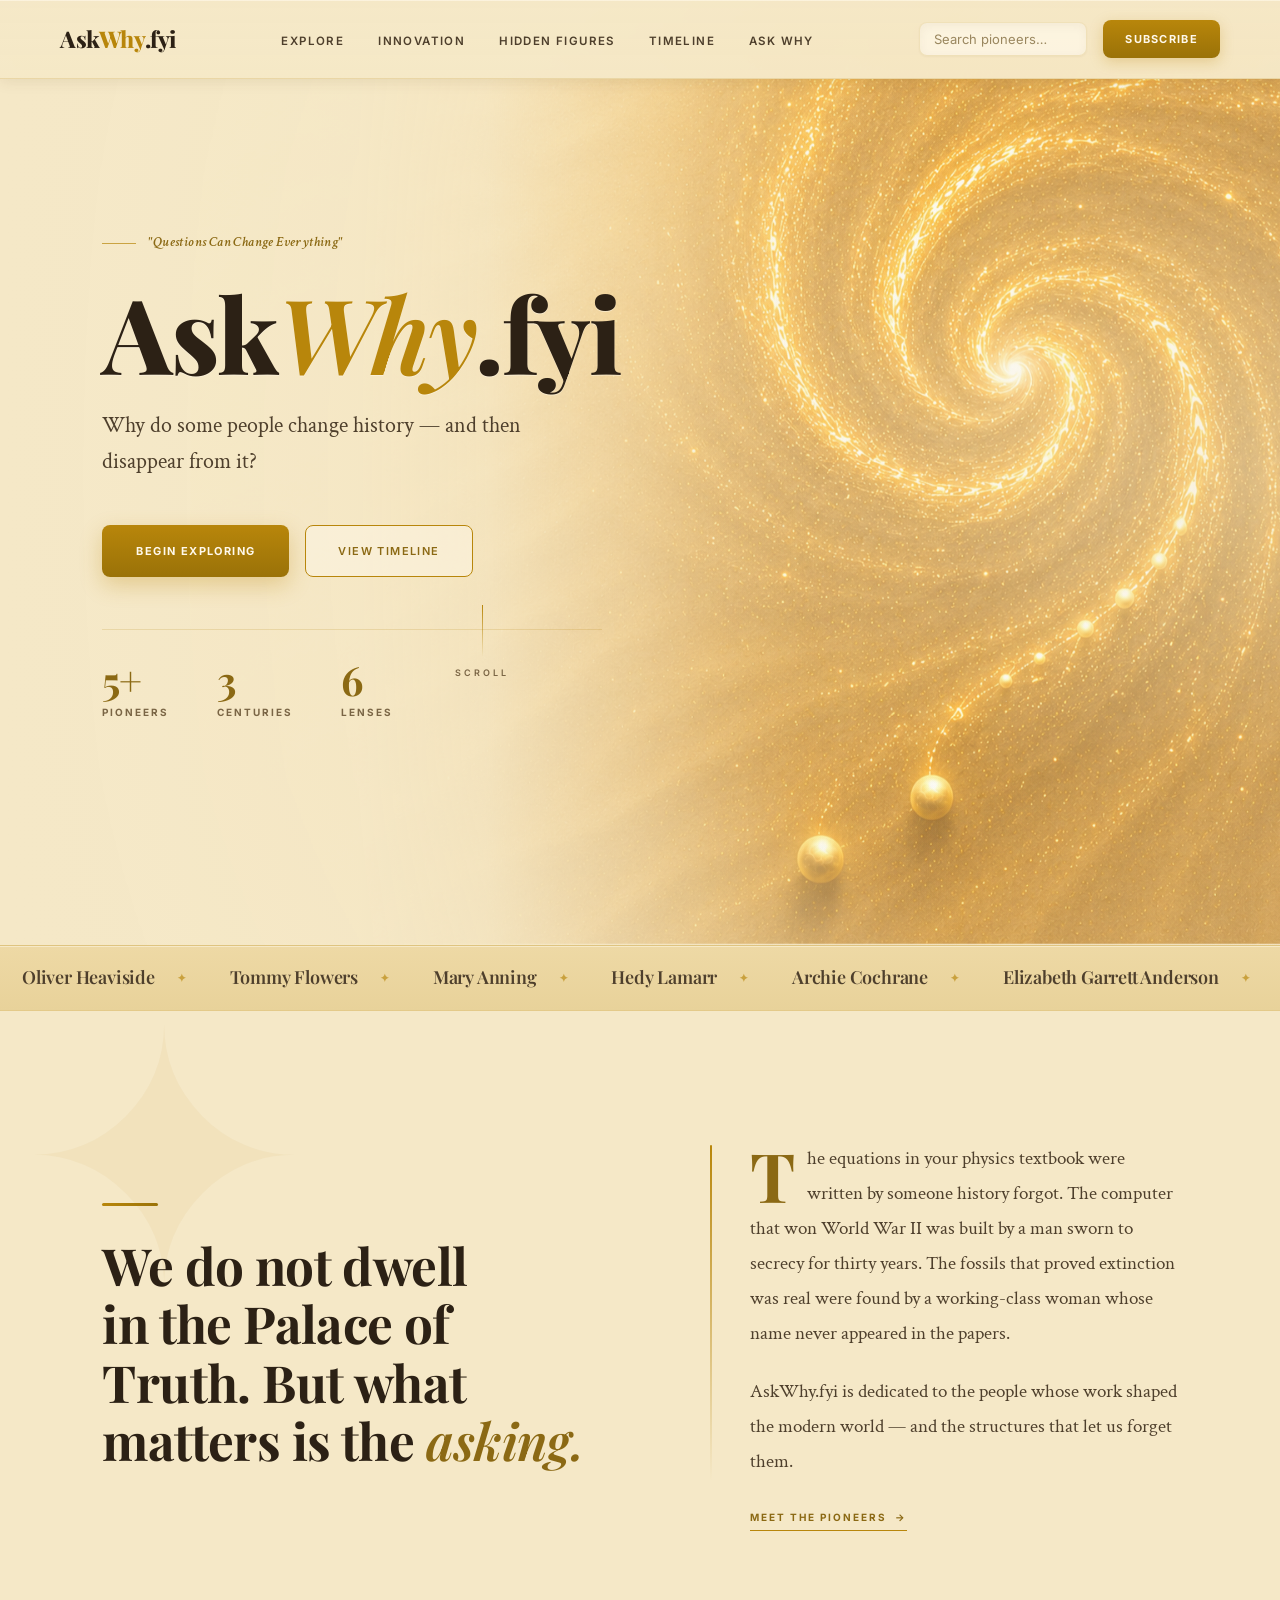
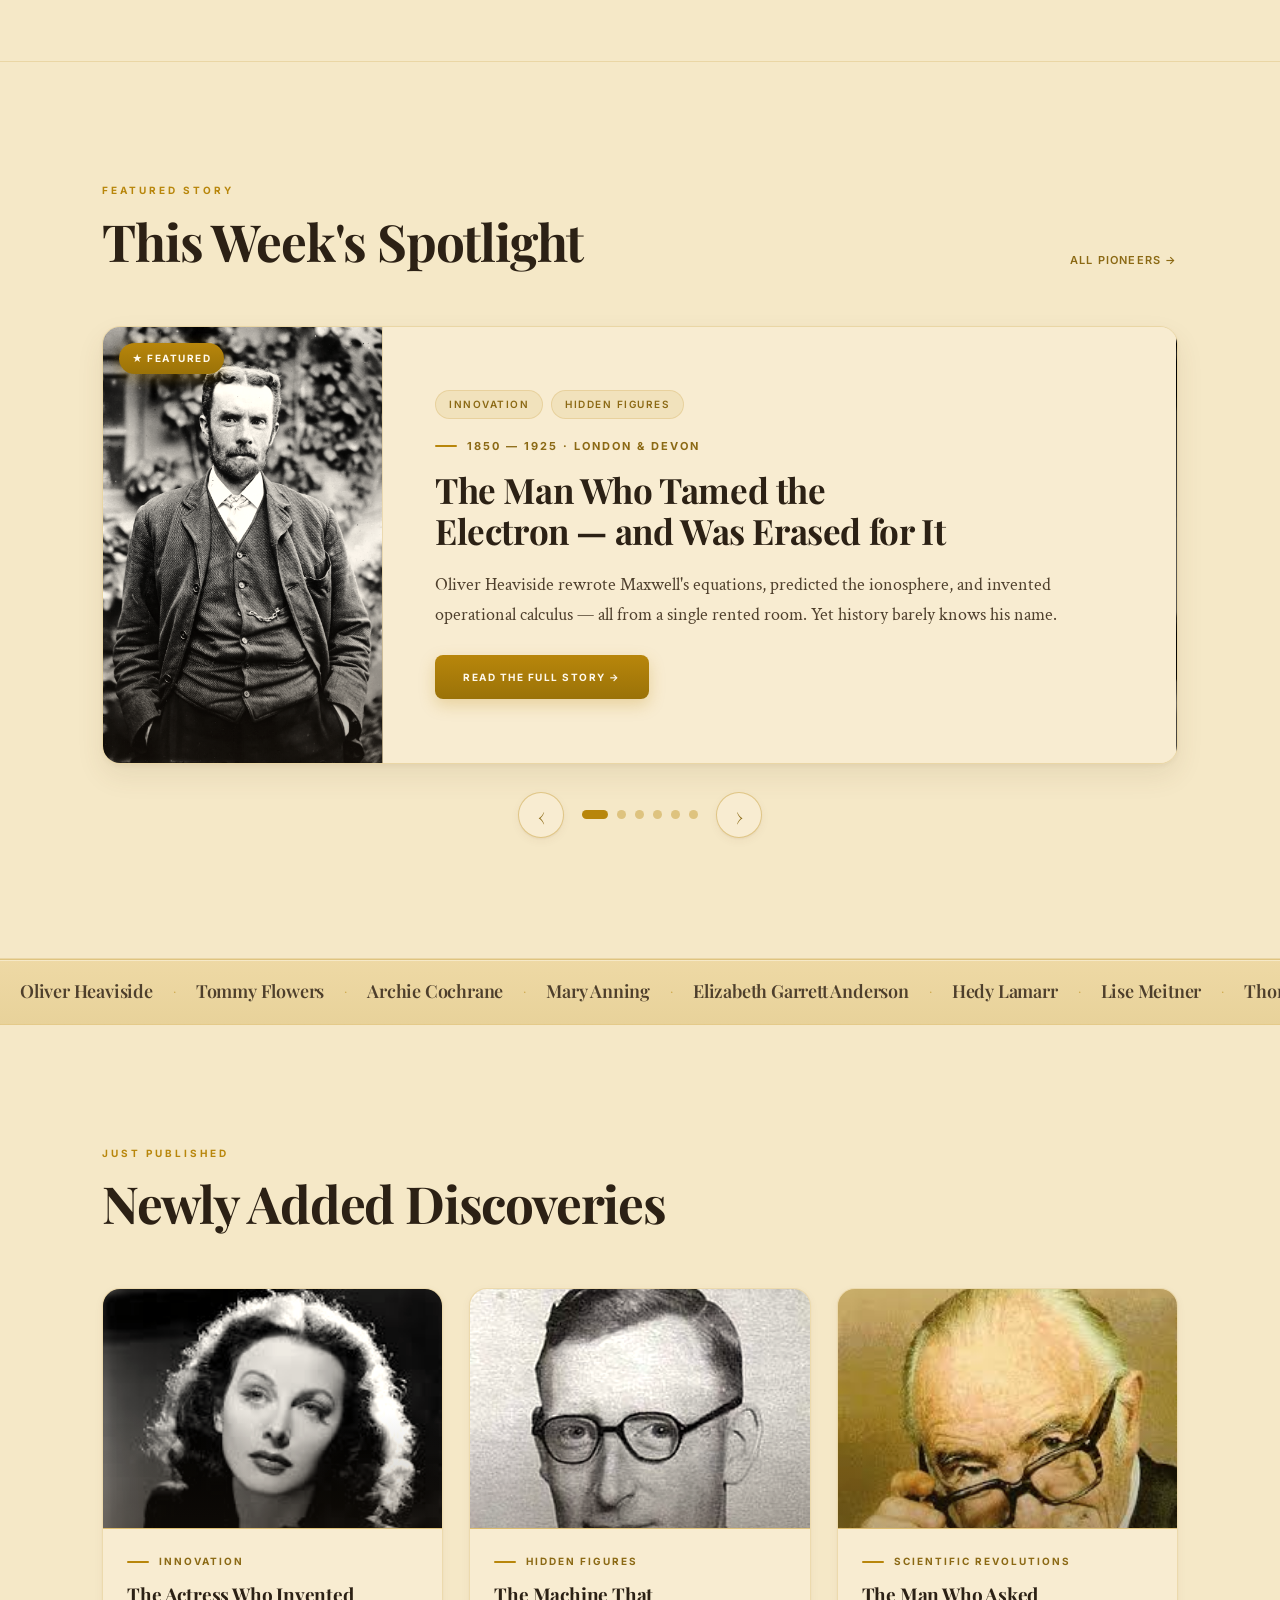
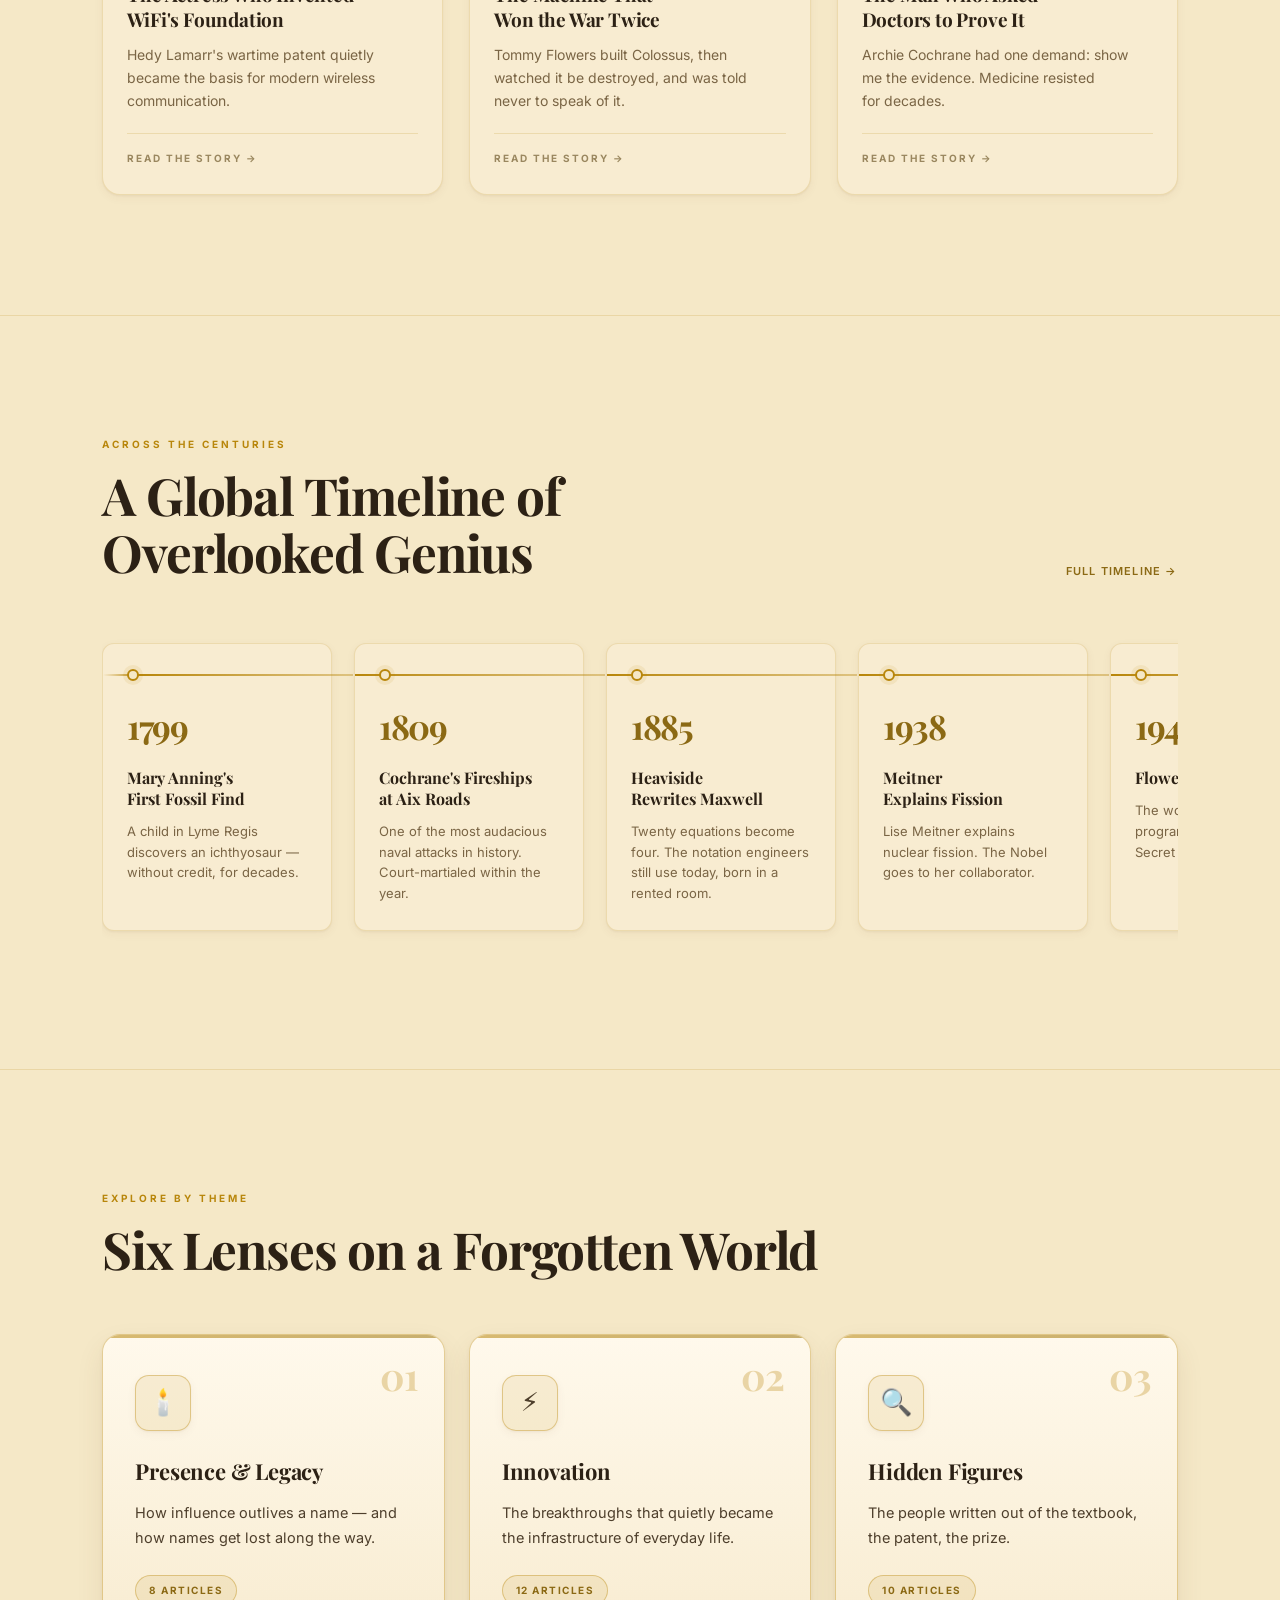
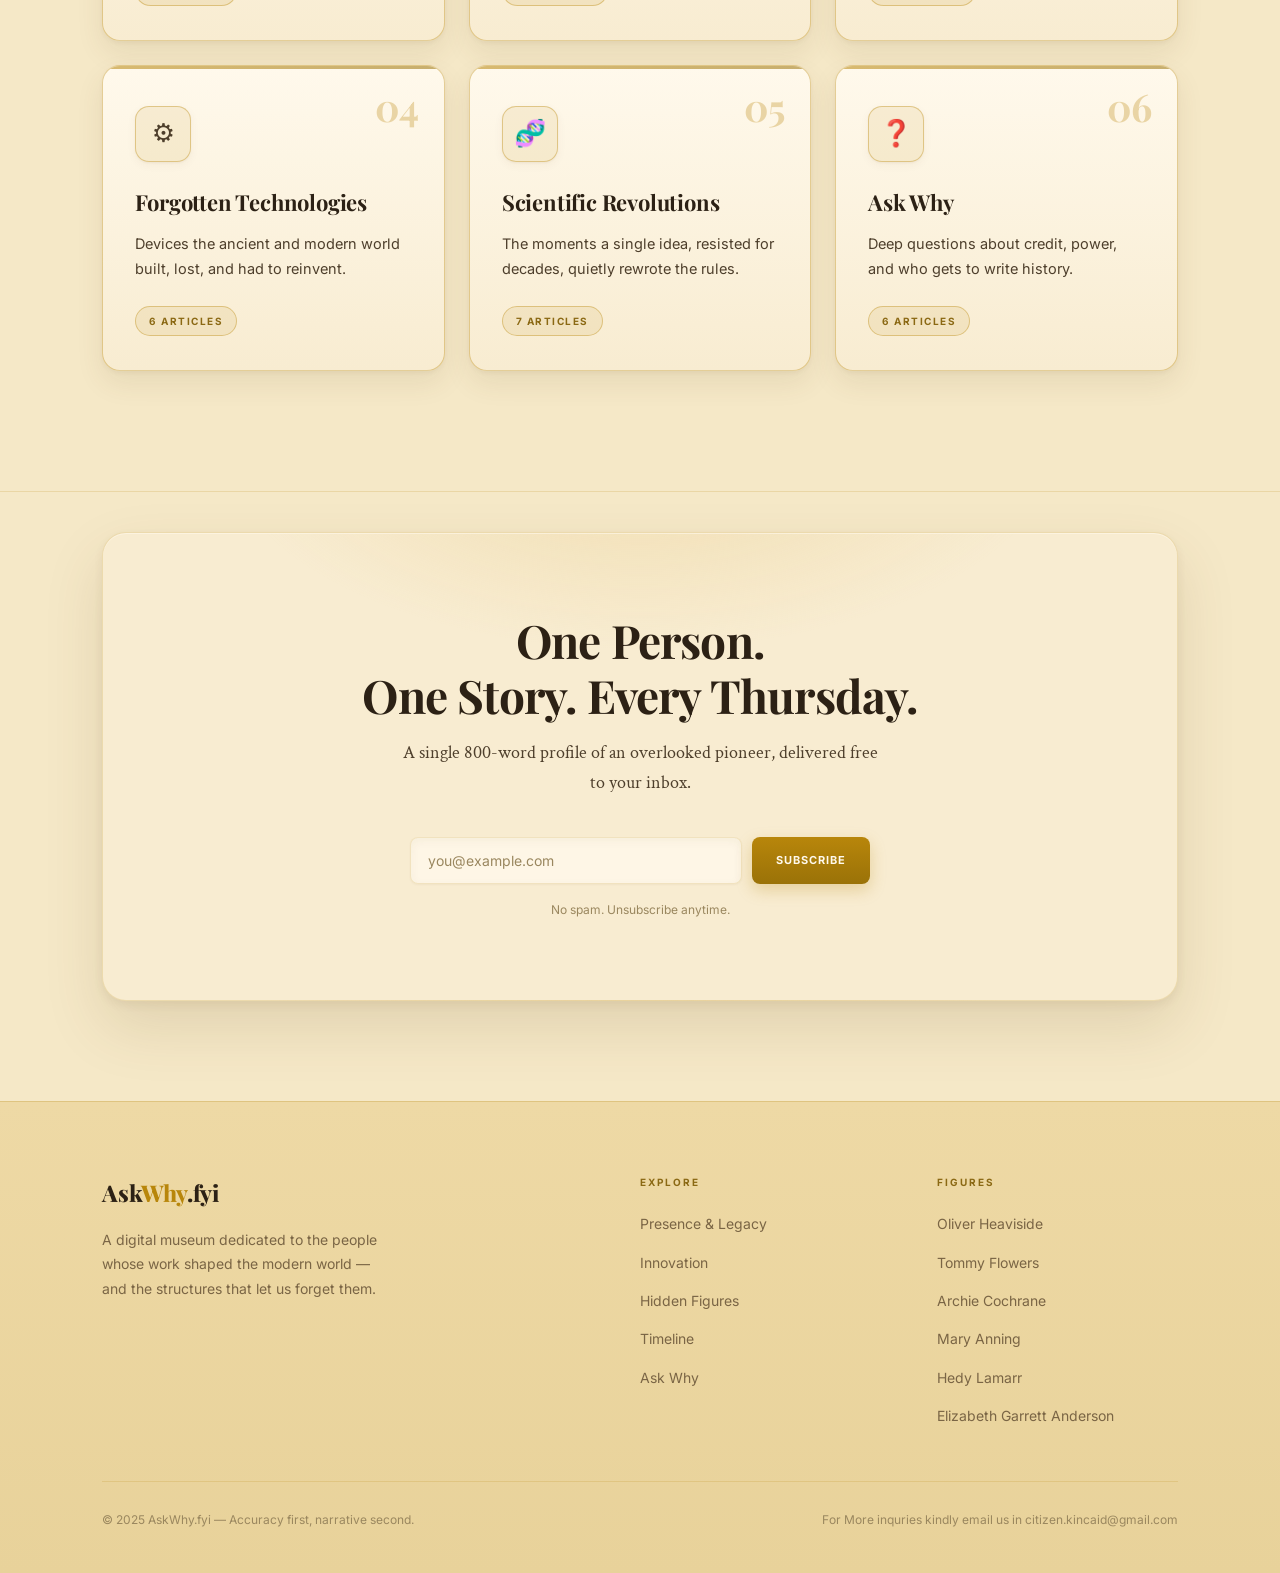
<file: index.html>
<!DOCTYPE html>
<html lang="en">
<head>
  <meta charset="UTF-8" />
  <meta name="viewport" content="width=device-width, initial-scale=1.0" />
  <title>AskWhy.fyi</title>
  <link rel="stylesheet" href="style.css" />
  <style>
    /* ───────────────────────────────────────────
       index-page structural overrides + polish
       NOTE: no background-colour changes anywhere —
       only layout, focus, motion and accent tweaks.
    ─────────────────────────────────────────── */

    #heroCanvas {
      position: absolute;
      inset: 0;
      pointer-events: none;
      z-index: 0;
    }
    .hero-left {
      position: relative;
      flex: 1;
      max-width: 760px;
    }
    .hero-content { position: relative; z-index: 2; max-width: 720px; }

    /* Anchor jumps (e.g. #newsletter) clear the fixed navbar */
    html { scroll-padding-top: 92px; }
    #newsletter { scroll-margin-top: 92px; }

    /* Accessibility: visible keyboard focus */
    a:focus-visible,
    button:focus-visible,
    input:focus-visible {
      outline: 2px solid var(--gold);
      outline-offset: 3px;
      border-radius: 6px;
    }

    /* Gentle hero entrance (respects reduced-motion) */
    @media (prefers-reduced-motion: no-preference) {
      .hero-eyebrow { animation: heroRise .7s ease both; }
      .hero h1      { animation: heroRise .7s ease .06s both; }
      .hero-sub     { animation: heroRise .7s ease .14s both; }
      .hero-buttons { animation: heroRise .7s ease .22s both; }
      .hero-stats   { animation: heroRise .7s ease .30s both; }
      @keyframes heroRise {
        from { opacity: 0; transform: translateY(16px); }
        to   { opacity: 1; transform: none; }
      }
    }

    /* Balanced hero stats */
    .hero-stats { gap: 48px; }

    /* Lens cards: gold accent line that draws in on hover/focus */
    .lens-card { position: relative; }
    .lens-card::after {
      content: '';
      position: absolute;
      left: 32px; right: 32px; bottom: 0;
      height: 2px;
      background: linear-gradient(90deg, var(--gold), transparent);
      transform: scaleX(0);
      transform-origin: left;
      transition: transform .35s ease;
    }
    .lens-card:hover::after,
    .lens-card:focus-visible::after { transform: scaleX(1); }

    /* Spotlight responds to keyboard focus the same as hover */
    .spotlight:focus-visible {
      transform: translateY(-4px);
      box-shadow: var(--shadow-xl);
      border-color: var(--gold-border-strong);
    }

    /* Optical balance for headlines */
    .section-title,
    .intro-statement { text-wrap: balance; }
  </style>
</head>
<body>

  <div class="landscape-nudge" id="landscapeNudge">
    <div class="landscape-nudge-icon">📱</div>
    <h2 class="landscape-nudge-title">Better in Landscape</h2>
    <p class="landscape-nudge-sub">Rotate your device for the full museum experience.</p>
    <button class="landscape-nudge-skip" id="nudgeSkip">Continue anyway</button>
  </div>

  <!-- ── Navigation ── -->
  <nav class="navbar">
    <a href="index.html" class="logo">Ask<span>Why</span>.fyi</a>
    <ul class="nav-links">
      <li><a href="hidden-figures.html">Explore</a></li>
      <li><a href="innovation.html">Innovation</a></li>
      <li><a href="hidden-figures.html">Hidden Figures</a></li>
      <li><a href="timeline.html">Timeline</a></li>
      <li><a href="ask-why.html">Ask Why</a></li>
    </ul>
    <div class="nav-right">
      <input class="nav-search" type="text" placeholder="Search pioneers…" aria-label="Search pioneers" />
      <a href="#newsletter" class="subscribe-btn">Subscribe</a>
    </div>
  </nav>

  <!-- ── Hero — split: text left / image right ── -->
  <section class="hero">

    <!-- Galaxy layer: drifts slowly, pauses when the cursor rests on it.
         Shooting stars = "questions streaking across history's sky". -->
    <div class="hero-galaxy" aria-hidden="true">
      <span class="shooting-star"></span>
      <span class="shooting-star star-2"></span>
    </div>

    <!-- Left: content -->
    <div class="hero-left">
      <canvas id="heroCanvas" aria-hidden="true"></canvas>

      <div class="hero-content">
        <div class="hero-eyebrow">"Questions Can Change Everything"</div>
        <h1>Ask<em>Why</em>.fyi</h1>
        <p class="hero-sub">Why do some people change history — and then disappear from it?</p>
        <div class="hero-buttons">
          <a href="hidden-figures.html" class="btn-primary">Begin Exploring</a>
          <a href="timeline.html" class="btn-secondary">View Timeline</a>
        </div>
      </div>

      <div class="hero-scroll" aria-hidden="true">
        <div class="scroll-line"></div>
        <span class="scroll-label">Scroll</span>
      </div>

      <div class="hero-stats">
        <div class="hero-stat">
          <span class="hero-stat-num">5+</span>
          <span class="hero-stat-label">Pioneers</span>
        </div>
        <div class="hero-stat">
          <span class="hero-stat-num">3</span>
          <span class="hero-stat-label">Centuries</span>
        </div>
        <div class="hero-stat">
          <span class="hero-stat-num">6</span>
          <span class="hero-stat-label">Lenses</span>
        </div>
      </div>
    </div>

    <!-- Right: background galaxy is painted by the .hero CSS background -->

  </section>

  <!-- ── Ticker ── -->
  <div class="ticker" aria-hidden="true">
    <div class="ticker-inner">
      <span class="ticker-item">Oliver Heaviside <span class="ticker-sep">✦</span></span>
      <span class="ticker-item">Tommy Flowers <span class="ticker-sep">✦</span></span>
      <span class="ticker-item">Mary Anning <span class="ticker-sep">✦</span></span>
      <span class="ticker-item">Hedy Lamarr <span class="ticker-sep">✦</span></span>
      <span class="ticker-item">Archie Cochrane <span class="ticker-sep">✦</span></span>
      <span class="ticker-item">Elizabeth Garrett Anderson <span class="ticker-sep">✦</span></span>
      <span class="ticker-item">Lise Meitner <span class="ticker-sep">✦</span></span>
      <span class="ticker-item">Forgotten Genius <span class="ticker-sep">✦</span></span>
      <span class="ticker-item">Oliver Heaviside <span class="ticker-sep">✦</span></span>
      <span class="ticker-item">Tommy Flowers <span class="ticker-sep">✦</span></span>
      <span class="ticker-item">Mary Anning <span class="ticker-sep">✦</span></span>
      <span class="ticker-item">Hedy Lamarr <span class="ticker-sep">✦</span></span>
      <span class="ticker-item">Archie Cochrane <span class="ticker-sep">✦</span></span>
      <span class="ticker-item">Elizabeth Garrett Anderson <span class="ticker-sep">✦</span></span>
      <span class="ticker-item">Lise Meitner <span class="ticker-sep">✦</span></span>
      <span class="ticker-item">Forgotten Genius <span class="ticker-sep">✦</span></span>
    </div>
  </div>

  <!-- ── Intro Statement ── -->
  <section class="intro-section">
    <h2 class="intro-statement">We do not dwell in the Palace of Truth. But what matters is the<em> asking.</em></h2>
    <div class="intro-body">
      <p>The equations in your physics textbook were written by someone history forgot. The computer that won World War II was built by a man sworn to secrecy for thirty years. The fossils that proved extinction was real were found by a working-class woman whose name never appeared in the papers.</p>
      <p>AskWhy.fyi is dedicated to the people whose work shaped the modern world — and the structures that let us forget them.</p>
      <a href="hidden-figures.html">Meet the pioneers <span class="arrow">→</span></a>
    </div>
  </section>

  <!-- ── Spotlight ── -->
  <section class="spotlight-section">
    <div class="section-header">
      <div>
        <p class="section-eyebrow">Featured Story</p>
        <h2 class="section-title">This Week's Spotlight</h2>
      </div>
      <a href="hidden-figures.html" class="see-all">All Pioneers →</a>
    </div>

    <div class="spotlight-carousel" aria-roledescription="carousel" aria-label="Featured pioneers">
      <div class="spotlight-viewport">
        <div class="spotlight-track">

          <!-- 1 · Heaviside -->
          <div class="spotlight" data-href="heaviside.html" aria-label="Oliver Heaviside">
            <div class="spotlight-portrait">
              <img src="images/heaviside.jpg" alt="Portrait of Oliver Heaviside" loading="lazy" />
            </div>
            <div class="spotlight-body">
              <div class="spotlight-tags">
                <span class="tag-pill">Innovation</span>
                <span class="tag-pill">Hidden Figures</span>
              </div>
              <p class="spotlight-dates">1850 — 1925 · London &amp; Devon</p>
              <h3 class="spotlight-title">The Man Who Tamed the Electron — and Was Erased for It</h3>
              <p class="spotlight-text">Oliver Heaviside rewrote Maxwell's equations, predicted the ionosphere, and invented operational calculus — all from a single rented room. Yet history barely knows his name.</p>
              <a href="heaviside.html" class="btn-read">Read the Full Story →</a>
            </div>
          </div>

          <!-- 2 · Hedy Lamarr -->
          <div class="spotlight" data-href="hedy-lamarr.html" aria-label="Hedy Lamarr">
            <div class="spotlight-portrait">
              <img src="images/hedy.jpg" alt="Portrait of Hedy Lamarr" loading="lazy" />
            </div>
            <div class="spotlight-body">
              <div class="spotlight-tags">
                <span class="tag-pill">Innovation</span>
                <span class="tag-pill">Hidden Figures</span>
              </div>
              <p class="spotlight-dates">1914 — 2000 · Vienna &amp; Hollywood</p>
              <h3 class="spotlight-title">The Movie Star Who Drafted the Blueprint for Wireless</h3>
              <p class="spotlight-text">A Hollywood icon by night and an inventor by instinct, Hedy Lamarr co-patented frequency hopping in 1942 — the seed of Wi-Fi, Bluetooth and GPS. The world credited her only decades later.</p>
              <a href="hedy-lamarr.html" class="btn-read">Read the Full Story →</a>
            </div>
          </div>

          <!-- 3 · Tommy Flowers -->
          <div class="spotlight" data-href="flowers.html" aria-label="Tommy Flowers">
            <div class="spotlight-portrait">
              <img src="images/Tommy_Flowers.jpg" alt="Portrait of Tommy Flowers" loading="lazy" />
            </div>
            <div class="spotlight-body">
              <div class="spotlight-tags">
                <span class="tag-pill">Innovation</span>
                <span class="tag-pill">Hidden Figures</span>
              </div>
              <p class="spotlight-dates">1905 — 1998 · London</p>
              <h3 class="spotlight-title">The Engineer Who Built the First Computer — in Secret</h3>
              <p class="spotlight-text">Tommy Flowers built Colossus, the world's first programmable electronic computer, to break German ciphers. The machines were dismantled and the work sealed for thirty years, so others were called "first."</p>
              <a href="flowers.html" class="btn-read">Read the Full Story →</a>
            </div>
          </div>

          <!-- 4 · Archie Cochrane -->
          <div class="spotlight" data-href="cochrane.html" aria-label="Archie Cochrane">
            <div class="spotlight-portrait">
              <img src="images/Cochrane.jpg" alt="Portrait of Archie Cochrane" loading="lazy" />
            </div>
            <div class="spotlight-body">
              <div class="spotlight-tags">
                <span class="tag-pill">Scientific Revolutions</span>
                <span class="tag-pill">Ask Why</span>
              </div>
              <p class="spotlight-dates">1909 — 1988 · Scotland &amp; Wales</p>
              <h3 class="spotlight-title">The Doctor Who Asked Medicine to Prove It</h3>
              <p class="spotlight-text">Archie Cochrane put one radical question to medicine: where is your evidence? His insistence on randomised trials reshaped how the world decides what actually works — after decades of resistance.</p>
              <a href="cochrane.html" class="btn-read">Read the Full Story →</a>
            </div>
          </div>

          <!-- 5 · Mary Anning -->
          <div class="spotlight" data-href="mary-anning.html" aria-label="Mary Anning">
            <div class="spotlight-portrait">
              <img src="images/Marry.jpg" alt="Portrait of Mary Anning" loading="lazy" />
            </div>
            <div class="spotlight-body">
              <div class="spotlight-tags">
                <span class="tag-pill">Hidden Figures</span>
                <span class="tag-pill">Scientific Revolutions</span>
              </div>
              <p class="spotlight-dates">1799 — 1847 · Lyme Regis</p>
              <h3 class="spotlight-title">The Fossil Hunter Who Proved Extinction Was Real</h3>
              <p class="spotlight-text">Mary Anning unearthed the creatures that rewrote the history of life from the cliffs of Lyme Regis. Barred from the scientific societies of her day, she watched men publish her finds under their own names.</p>
              <a href="mary-anning.html" class="btn-read">Read the Full Story →</a>
            </div>
          </div>

          <!-- 6 · Elizabeth Garrett Anderson -->
          <div class="spotlight" data-href="elizabeth-garrett-anderson.html" aria-label="Elizabeth Garrett Anderson">
            <div class="spotlight-portrait">
              <img src="images/elizabeth.jpg" alt="Portrait of Elizabeth Garrett Anderson" loading="lazy" />
            </div>
            <div class="spotlight-body">
              <div class="spotlight-tags">
                <span class="tag-pill">Presence &amp; Legacy</span>
                <span class="tag-pill">Hidden Figures</span>
              </div>
              <p class="spotlight-dates">1836 — 1917 · London &amp; Aldeburgh</p>
              <h3 class="spotlight-title">The Woman Who Forced Medicine to Admit Her</h3>
              <p class="spotlight-text">Elizabeth Garrett Anderson fought her way into a profession that refused women, becoming Britain's first qualified female physician — then opened the door for everyone who followed.</p>
              <a href="elizabeth-garrett-anderson.html" class="btn-read">Read the Full Story →</a>
            </div>
          </div>

        </div>
      </div>

      <div class="spotlight-nav">
        <button class="spot-btn spot-prev" type="button" aria-label="Previous highlight">‹</button>
        <div class="spot-dots" role="tablist" aria-label="Choose a highlight"></div>
        <button class="spot-btn spot-next" type="button" aria-label="Next highlight">›</button>
      </div>
    </div>
  </section>

  <!-- ── Marquee ── -->
  <div class="marquee-section">
    <div class="marquee-track" id="marqueeTrack">
      <div class="marquee-inner" id="marqueeInner">
        <span class="marquee-item"><a href="heaviside.html">Oliver Heaviside</a></span>
        <span class="marquee-sep">·</span>
        <span class="marquee-item"><a href="flowers.html">Tommy Flowers</a></span>
        <span class="marquee-sep">·</span>
        <span class="marquee-item"><a href="cochrane.html">Archie Cochrane</a></span>
        <span class="marquee-sep">·</span>
        <span class="marquee-item"><a href="mary-anning.html">Mary Anning</a></span>
        <span class="marquee-sep">·</span>
        <span class="marquee-item"><a href="elizabeth-garrett-anderson.html">Elizabeth Garrett Anderson</a></span>
        <span class="marquee-sep">·</span>
        <span class="marquee-item"><a href="hedy-lamarr.html">Hedy Lamarr</a></span>
        <span class="marquee-sep">·</span>
        <span class="marquee-item"><a href="timeline.html">Lise Meitner</a></span>
        <span class="marquee-sep">·</span>
        <span class="marquee-item"><a href="timeline.html">Thomas Cochrane</a></span>
        <span class="marquee-sep">·</span>
        <span class="marquee-item"><a href="heaviside.html">Oliver Heaviside</a></span>
        <span class="marquee-sep">·</span>
        <span class="marquee-item"><a href="flowers.html">Tommy Flowers</a></span>
        <span class="marquee-sep">·</span>
        <span class="marquee-item"><a href="cochrane.html">Archie Cochrane</a></span>
        <span class="marquee-sep">·</span>
        <span class="marquee-item"><a href="mary-anning.html">Mary Anning</a></span>
        <span class="marquee-sep">·</span>
        <span class="marquee-item"><a href="elizabeth-garrett-anderson.html">Elizabeth Garrett Anderson</a></span>
        <span class="marquee-sep">·</span>
        <span class="marquee-item"><a href="hedy-lamarr.html">Hedy Lamarr</a></span>
        <span class="marquee-sep">·</span>
        <span class="marquee-item"><a href="timeline.html">Lise Meitner</a></span>
        <span class="marquee-sep">·</span>
        <span class="marquee-item"><a href="timeline.html">Thomas Cochrane</a></span>
        <span class="marquee-sep">·</span>
      </div>
    </div>
  </div>

  <!-- ── Newly Added ── -->
  <section class="cards-section">
    <div class="section-header">
      <div>
        <p class="section-eyebrow">Just Published</p>
        <h2 class="section-title">Newly Added Discoveries</h2>
      </div>
    </div>
    <div class="cards-grid">
      <a href="hedy-lamarr.html" class="card">
        <div class="card-thumb">
          <img src="images/hedy.jpg" alt="Portrait of Hedy Lamarr" loading="lazy">
        </div>
        <div class="card-body">
          <p class="card-tag">Innovation</p>
          <h3 class="card-title">The Actress Who Invented WiFi's Foundation</h3>
          <p class="card-excerpt">Hedy Lamarr's wartime patent quietly became the basis for modern wireless communication.</p>
        </div>
      </a>
      <a href="flowers.html" class="card">
    <div class="card-thumb">
        <img src="images/Tommy_Flowers.jpg"
             alt="Tommy Flowers"
             loading="lazy">
    </div>
        <div class="card-body">
          <p class="card-tag">Hidden Figures</p>
          <h3 class="card-title">The Machine That Won the War Twice</h3>
          <p class="card-excerpt">Tommy Flowers built Colossus, then watched it be destroyed, and was told never to speak of it.</p>
        </div>
      </a>
      <a href="cochrane.html" class="card">
    <div class="card-thumb">
        <img src="images/Cochrane.jpg"
             alt="Archie Cochrane"
             loading="lazy">
    </div>
        <div class="card-body">
          <p class="card-tag">Scientific Revolutions</p>
          <h3 class="card-title">The Man Who Asked Doctors to Prove It</h3>
          <p class="card-excerpt">Archie Cochrane had one demand: show me the evidence. Medicine resisted for decades.</p>
        </div>
      </a>
    </div>
  </section>

  <!-- ── Timeline Strip ── -->
  <section class="timeline-section">
    <div class="section-header">
      <div>
        <p class="section-eyebrow">Across the Centuries</p>
        <h2 class="section-title">A Global Timeline of<br>Overlooked Genius</h2>
      </div>
      <a href="timeline.html" class="see-all">Full Timeline →</a>
    </div>
    <div class="timeline-strip">
      <a href="mary-anning.html" class="timeline-card">
        <div class="timeline-year">1799</div>
        <div class="timeline-card-title">Mary Anning's First Fossil Find</div>
        <p class="timeline-card-text">A child in Lyme Regis discovers an ichthyosaur — without credit, for decades.</p>
      </a>
      <div class="timeline-card">
        <div class="timeline-year">1809</div>
        <div class="timeline-card-title">Cochrane's Fireships at Aix Roads</div>
        <p class="timeline-card-text">One of the most audacious naval attacks in history. Court-martialed within the year.</p>
      </div>
      <a href="heaviside.html" class="timeline-card">
        <div class="timeline-year">1885</div>
        <div class="timeline-card-title">Heaviside Rewrites Maxwell</div>
        <p class="timeline-card-text">Twenty equations become four. The notation engineers still use today, born in a rented room.</p>
      </a>
      <div class="timeline-card">
        <div class="timeline-year">1938</div>
        <div class="timeline-card-title">Meitner Explains Fission</div>
        <p class="timeline-card-text">Lise Meitner explains nuclear fission. The Nobel goes to her collaborator.</p>
      </div>
      <a href="flowers.html" class="timeline-card">
        <div class="timeline-year">1943</div>
        <div class="timeline-card-title">Flowers Builds Colossus</div>
        <p class="timeline-card-text">The world's first programmable computer. Secret for 30 years.</p>
      </a>
      <a href="cochrane.html" class="timeline-card">
        <div class="timeline-year">1972</div>
        <div class="timeline-card-title">Cochrane Founds EBM</div>
        <p class="timeline-card-text">Archie Cochrane demands proof. The medical establishment is not pleased.</p>
      </a>
    </div>
  </section>

  <!-- ── Six Lenses ── -->
  <section class="lenses-section">
    <div class="section-header">
      <div>
        <p class="section-eyebrow">Explore by Theme</p>
        <h2 class="section-title">Six Lenses on a Forgotten World</h2>
      </div>
    </div>
    <div class="lenses-grid">
      <a href="hidden-figures.html" class="lens-card" data-num="01">
        <span class="lens-num">01</span>
        <span class="lens-icon" aria-hidden="true">🕯️</span>
        <h3 class="lens-title">Presence &amp; Legacy</h3>
        <p class="lens-desc">How influence outlives a name — and how names get lost along the way.</p>
        <span class="lens-count">8 Articles</span>
      </a>
      <a href="innovation.html" class="lens-card" data-num="02">
        <span class="lens-num">02</span>
        <span class="lens-icon" aria-hidden="true">⚡</span>
        <h3 class="lens-title">Innovation</h3>
        <p class="lens-desc">The breakthroughs that quietly became the infrastructure of everyday life.</p>
        <span class="lens-count">12 Articles</span>
      </a>
      <a href="hidden-figures.html" class="lens-card" data-num="03">
        <span class="lens-num">03</span>
        <span class="lens-icon" aria-hidden="true">🔍</span>
        <h3 class="lens-title">Hidden Figures</h3>
        <p class="lens-desc">The people written out of the textbook, the patent, the prize.</p>
        <span class="lens-count">10 Articles</span>
      </a>
      <a href="timeline.html" class="lens-card" data-num="04">
        <span class="lens-num">04</span>
        <span class="lens-icon" aria-hidden="true">⚙️</span>
        <h3 class="lens-title">Forgotten Technologies</h3>
        <p class="lens-desc">Devices the ancient and modern world built, lost, and had to reinvent.</p>
        <span class="lens-count">6 Articles</span>
      </a>
      <a href="ask-why.html" class="lens-card" data-num="05">
        <span class="lens-num">05</span>
        <span class="lens-icon" aria-hidden="true">🧬</span>
        <h3 class="lens-title">Scientific Revolutions</h3>
        <p class="lens-desc">The moments a single idea, resisted for decades, quietly rewrote the rules.</p>
        <span class="lens-count">7 Articles</span>
      </a>
      <a href="ask-why.html" class="lens-card" data-num="06">
        <span class="lens-num">06</span>
        <span class="lens-icon" aria-hidden="true">❓</span>
        <h3 class="lens-title">Ask Why</h3>
        <p class="lens-desc">Deep questions about credit, power, and who gets to write history.</p>
        <span class="lens-count">6 Articles</span>
      </a>
    </div>
  </section>

  <!-- ── Newsletter ── -->
  <section class="newsletter-section" id="newsletter">
    <div class="newsletter">
      <h2 class="newsletter-title">One Person.<br>One Story. Every Thursday.</h2>
      <p class="newsletter-sub">A single 800-word profile of an overlooked pioneer, delivered free to your inbox.</p>
      <form class="newsletter-form" onsubmit="return false;">
        <input class="newsletter-input" type="email" placeholder="you@example.com" aria-label="Email address" />
        <button class="newsletter-btn" type="submit">Subscribe</button>
      </form>
      <p class="newsletter-fine">No spam. Unsubscribe anytime.</p>
    </div>
  </section>

  <!-- ── Footer ── -->
  <footer>
    <div class="footer-grid">
      <div class="footer-brand">
        <a href="index.html" class="logo">Ask<span>Why</span>.fyi</a>
        <p class="footer-desc">A digital museum dedicated to the people whose work shaped the modern world — and the structures that let us forget them.</p>
      </div>
      <div>
        <h4 class="footer-col-title">Explore</h4>
        <ul class="footer-links">
          <li><a href="hidden-figures.html">Presence &amp; Legacy</a></li>
          <li><a href="innovation.html">Innovation</a></li>
          <li><a href="hidden-figures.html">Hidden Figures</a></li>
          <li><a href="timeline.html">Timeline</a></li>
          <li><a href="ask-why.html">Ask Why</a></li>
        </ul>
      </div>
      <div>
        <h4 class="footer-col-title">Figures</h4>
        <ul class="footer-links">
          <li><a href="heaviside.html">Oliver Heaviside</a></li>
          <li><a href="flowers.html">Tommy Flowers</a></li>
          <li><a href="cochrane.html">Archie Cochrane</a></li>
          <li><a href="mary-anning.html">Mary Anning</a></li>
          <li><a href="hedy-lamarr.html">Hedy Lamarr</a></li>
          <li><a href="elizabeth-garrett-anderson.html">Elizabeth Garrett Anderson</a></li>
        </ul>
      </div>
    </div>
    <div class="footer-bottom">
      <span>© 2025 AskWhy.fyi — Accuracy first, narrative second.</span>
      <span>For More inquries kindly email us in citizen.kincaid@gmail.com</span>
    </div>
  </footer>

  <script src="script.js"></script>
  <script>
    /* ── Hero gold-particle field (sized to the hero's left column) ── */
    const canvas = document.getElementById('heroCanvas');
    const ctx = canvas.getContext('2d');
    let particles = [];
    let t = 0;

    // Same gold as before — colours are unchanged.
    const STAR = '140,100,30';
    const reduceMotion = window.matchMedia('(prefers-reduced-motion: reduce)').matches;

    // Cursor tracking (canvas has pointer-events:none, so we read from window
    // and translate into canvas-local coordinates).
    const pointer = { x: -9999, y: -9999, active: false };
    const RADIUS = 130;           // how close the cursor's pull/lines reach

    function resize() {
      const left = canvas.parentElement;
      canvas.width  = left.offsetWidth;
      canvas.height = left.offsetHeight;
    }

    function init() {
      particles = [];
      const count = Math.floor((canvas.width * canvas.height) / 20000);
      for (let i = 0; i < count; i++) {
        particles.push({
          x: Math.random() * canvas.width,
          y: Math.random() * canvas.height,
          r: Math.random() * 1.4 + 0.3,
          alpha: Math.random() * 0.28 + 0.06,
          vx: (Math.random() - 0.5) * 0.2,
          vy: (Math.random() - 0.5) * 0.2,
          tw: Math.random() * Math.PI * 2,        // twinkle phase
        });
      }
    }

    function draw() {
      ctx.clearRect(0, 0, canvas.width, canvas.height);
      t += 0.016;

      // Soft gold glow that follows the cursor — makes the field feel alive.
      if (pointer.active) {
        const glow = ctx.createRadialGradient(pointer.x, pointer.y, 0, pointer.x, pointer.y, RADIUS);
        glow.addColorStop(0, `rgba(${STAR},0.08)`);
        glow.addColorStop(1, `rgba(${STAR},0)`);
        ctx.fillStyle = glow;
        ctx.fillRect(pointer.x - RADIUS, pointer.y - RADIUS, RADIUS * 2, RADIUS * 2);
      }

      particles.forEach(p => {
        // Gentle twinkle on the brightness.
        const tw = reduceMotion ? p.alpha : p.alpha + Math.sin(t * 1.5 + p.tw) * 0.05;

        // Cursor pull — stars near the pointer drift toward it a touch,
        // so the galaxy "moves with" the cursor.
        if (pointer.active && !reduceMotion) {
          const dx = pointer.x - p.x;
          const dy = pointer.y - p.y;
          const dist = Math.hypot(dx, dy);
          if (dist < RADIUS && dist > 0.5) {
            const force = (1 - dist / RADIUS) * 0.6;
            p.x += (dx / dist) * force;
            p.y += (dy / dist) * force;

            // Faint constellation line from the star to the cursor.
            ctx.strokeStyle = `rgba(${STAR},${(1 - dist / RADIUS) * 0.14})`;
            ctx.lineWidth = 0.6;
            ctx.beginPath();
            ctx.moveTo(p.x, p.y);
            ctx.lineTo(pointer.x, pointer.y);
            ctx.stroke();
          }
        }

        ctx.beginPath();
        ctx.arc(p.x, p.y, p.r, 0, Math.PI * 2);
        ctx.fillStyle = `rgba(${STAR},${Math.max(0.04, tw)})`;
        ctx.fill();

        p.x += p.vx; p.y += p.vy;
        if (p.x < 0) p.x = canvas.width;
        if (p.x > canvas.width) p.x = 0;
        if (p.y < 0) p.y = canvas.height;
        if (p.y > canvas.height) p.y = 0;
      });

      requestAnimationFrame(draw);
    }

    function updatePointer(clientX, clientY) {
      const rect = canvas.getBoundingClientRect();
      const x = clientX - rect.left;
      const y = clientY - rect.top;
      if (x >= 0 && x <= rect.width && y >= 0 && y <= rect.height) {
        pointer.x = x; pointer.y = y; pointer.active = true;
      } else {
        pointer.active = false;
      }
    }

    window.addEventListener('mousemove', e => updatePointer(e.clientX, e.clientY));
    window.addEventListener('mouseout', () => { pointer.active = false; });
    // Touch: let the field respond to a finger drag too.
    window.addEventListener('touchmove', e => {
      if (e.touches[0]) updatePointer(e.touches[0].clientX, e.touches[0].clientY);
    }, { passive: true });
    window.addEventListener('touchend', () => { pointer.active = false; });

    resize(); init(); draw();
    window.addEventListener('resize', () => { resize(); init(); });

    /* ── Fade-in for the intro block only ──
       (cards, lenses, timeline and spotlight are handled in script.js,
       so they are intentionally NOT observed again here.) */
    const fadeEls = document.querySelectorAll('.intro-statement, .intro-body');
    const io = new IntersectionObserver(entries => {
      entries.forEach((e, i) => {
        if (e.isIntersecting) {
          setTimeout(() => {
            e.target.style.opacity = '1';
            e.target.style.transform = 'translateY(0)';
          }, i * 55);
          io.unobserve(e.target);
        }
      });
    }, { threshold: 0.08 });

    fadeEls.forEach(el => {
      el.style.opacity = '0';
      el.style.transform = 'translateY(20px)';
      el.style.transition = 'opacity .55s ease, transform .55s ease';
      io.observe(el);
    });

    /* ── Navbar scroll state ── */
    window.addEventListener('scroll', () => {
      document.querySelector('.navbar').classList.toggle('scrolled', window.scrollY > 40);
    });

    /* ── Landscape nudge ── */
    const nudge = document.getElementById('landscapeNudge');
    const skip  = document.getElementById('nudgeSkip');
    let dismissed = sessionStorage.getItem('nudgeDismissed');

    function checkOrientation() {
      if (!dismissed && window.innerWidth < 768 && window.innerHeight > window.innerWidth) {
        nudge.classList.add('active');
      } else {
        nudge.classList.remove('active');
      }
    }
    skip.addEventListener('click', () => {
      dismissed = true;
      sessionStorage.setItem('nudgeDismissed', '1');
      nudge.classList.remove('active');
    });
    window.addEventListener('resize', checkOrientation);
    window.addEventListener('orientationchange', () => setTimeout(checkOrientation, 300));
    setTimeout(checkOrientation, 1000);
  </script>
</body>
</html>
</file>
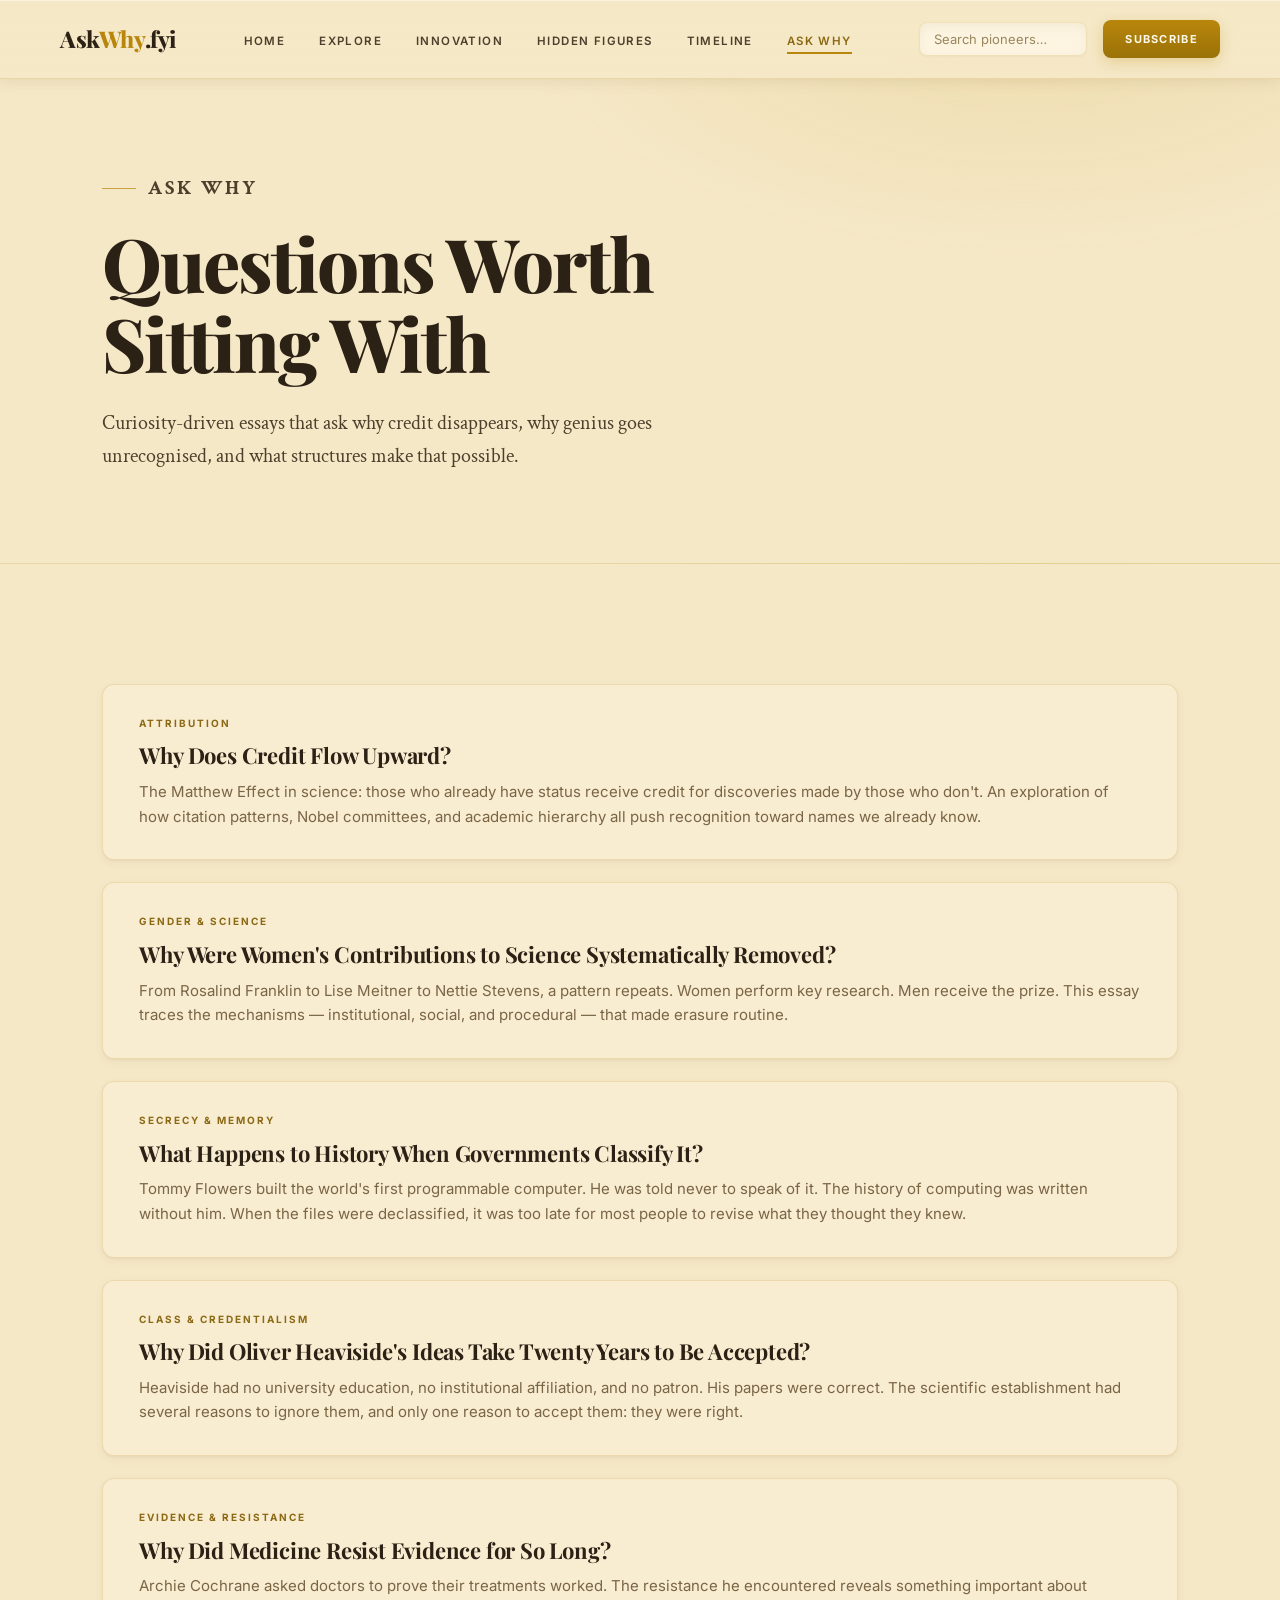
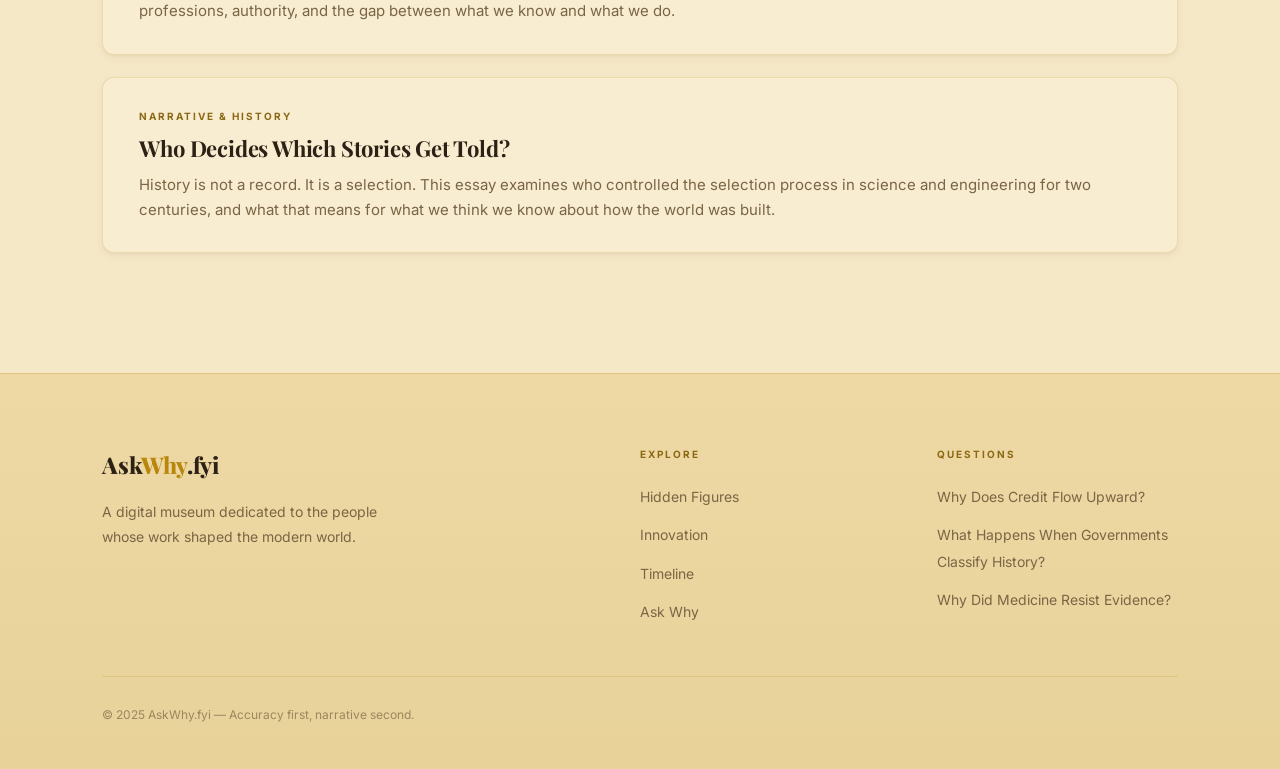
<file: ask-why.html>
<!DOCTYPE html>
<html lang="en">
<head>
  <meta charset="UTF-8" />
  <meta name="viewport" content="width=device-width, initial-scale=1.0" />
  <title>Ask Why — AskWhy.fyi</title>
  <link rel="stylesheet" href="style.css" />
</head>
<body>

  <nav class="navbar">
    <a href="index.html" class="logo">Ask<span>Why</span>.fyi</a>
    <ul class="nav-links">
      <li><a href="index.html">Home</a></li>
      <li><a href="hidden-figures.html">Explore</a></li>
      <li><a href="innovation.html">Innovation</a></li>
      <li><a href="hidden-figures.html">Hidden Figures</a></li>
      <li><a href="timeline.html">Timeline</a></li>
      <li><a href="ask-why.html" class="active">Ask Why</a></li>
    </ul>
    <div class="nav-right">
      <input class="nav-search" type="text" placeholder="Search pioneers…" aria-label="Search pioneers" />
      <a href="index.html#newsletter" class="subscribe-btn">Subscribe</a>
    </div>
  </nav>

  <div class="page-hero">
    <p class="eyebrow">Ask Why</p>
    <h1>Questions Worth<br>Sitting With</h1>
    <p>Curiosity-driven essays that ask why credit disappears, why genius goes unrecognised, and what structures make that possible.</p>
  </div>

  <section class="section">
    <div class="questions-list">

      <a href="#" class="question-item">
        <p class="question-tag">Attribution</p>
        <h3 class="question-text">Why Does Credit Flow Upward?</h3>
        <p class="question-excerpt">The Matthew Effect in science: those who already have status receive credit for discoveries made by those who don't. An exploration of how citation patterns, Nobel committees, and academic hierarchy all push recognition toward names we already know.</p>
      </a>

      <a href="#" class="question-item">
        <p class="question-tag">Gender &amp; Science</p>
        <h3 class="question-text">Why Were Women's Contributions to Science Systematically Removed?</h3>
        <p class="question-excerpt">From Rosalind Franklin to Lise Meitner to Nettie Stevens, a pattern repeats. Women perform key research. Men receive the prize. This essay traces the mechanisms — institutional, social, and procedural — that made erasure routine.</p>
      </a>

      <a href="#" class="question-item">
        <p class="question-tag">Secrecy &amp; Memory</p>
        <h3 class="question-text">What Happens to History When Governments Classify It?</h3>
        <p class="question-excerpt">Tommy Flowers built the world's first programmable computer. He was told never to speak of it. The history of computing was written without him. When the files were declassified, it was too late for most people to revise what they thought they knew.</p>
      </a>

      <a href="#" class="question-item">
        <p class="question-tag">Class &amp; Credentialism</p>
        <h3 class="question-text">Why Did Oliver Heaviside's Ideas Take Twenty Years to Be Accepted?</h3>
        <p class="question-excerpt">Heaviside had no university education, no institutional affiliation, and no patron. His papers were correct. The scientific establishment had several reasons to ignore them, and only one reason to accept them: they were right.</p>
      </a>

      <a href="#" class="question-item">
        <p class="question-tag">Evidence &amp; Resistance</p>
        <h3 class="question-text">Why Did Medicine Resist Evidence for So Long?</h3>
        <p class="question-excerpt">Archie Cochrane asked doctors to prove their treatments worked. The resistance he encountered reveals something important about professions, authority, and the gap between what we know and what we do.</p>
      </a>

      <a href="#" class="question-item">
        <p class="question-tag">Narrative &amp; History</p>
        <h3 class="question-text">Who Decides Which Stories Get Told?</h3>
        <p class="question-excerpt">History is not a record. It is a selection. This essay examines who controlled the selection process in science and engineering for two centuries, and what that means for what we think we know about how the world was built.</p>
      </a>

    </div>
  </section>

  <footer>
    <div class="footer-grid">
      <div class="footer-brand">
        <a href="index.html" class="logo">Ask<span style="color:var(--gold)">Why</span>.fyi</a>
        <p class="footer-desc">A digital museum dedicated to the people whose work shaped the modern world.</p>
      </div>
      <div>
        <h4 class="footer-col-title">Explore</h4>
        <ul class="footer-links">
          <li><a href="hidden-figures.html">Hidden Figures</a></li>
          <li><a href="innovation.html">Innovation</a></li>
          <li><a href="timeline.html">Timeline</a></li>
          <li><a href="ask-why.html">Ask Why</a></li>
        </ul>
      </div>
      <div>
        <h4 class="footer-col-title">Questions</h4>
        <ul class="footer-links">
          <li><a href="#">Why Does Credit Flow Upward?</a></li>
          <li><a href="#">What Happens When Governments Classify History?</a></li>
          <li><a href="#">Why Did Medicine Resist Evidence?</a></li>
        </ul>
      </div>
    </div>
    <div class="footer-bottom">© 2025 AskWhy.fyi — Accuracy first, narrative second.</div>
  </footer>

  <script src="script.js"></script>
</body>
</html>
</file>
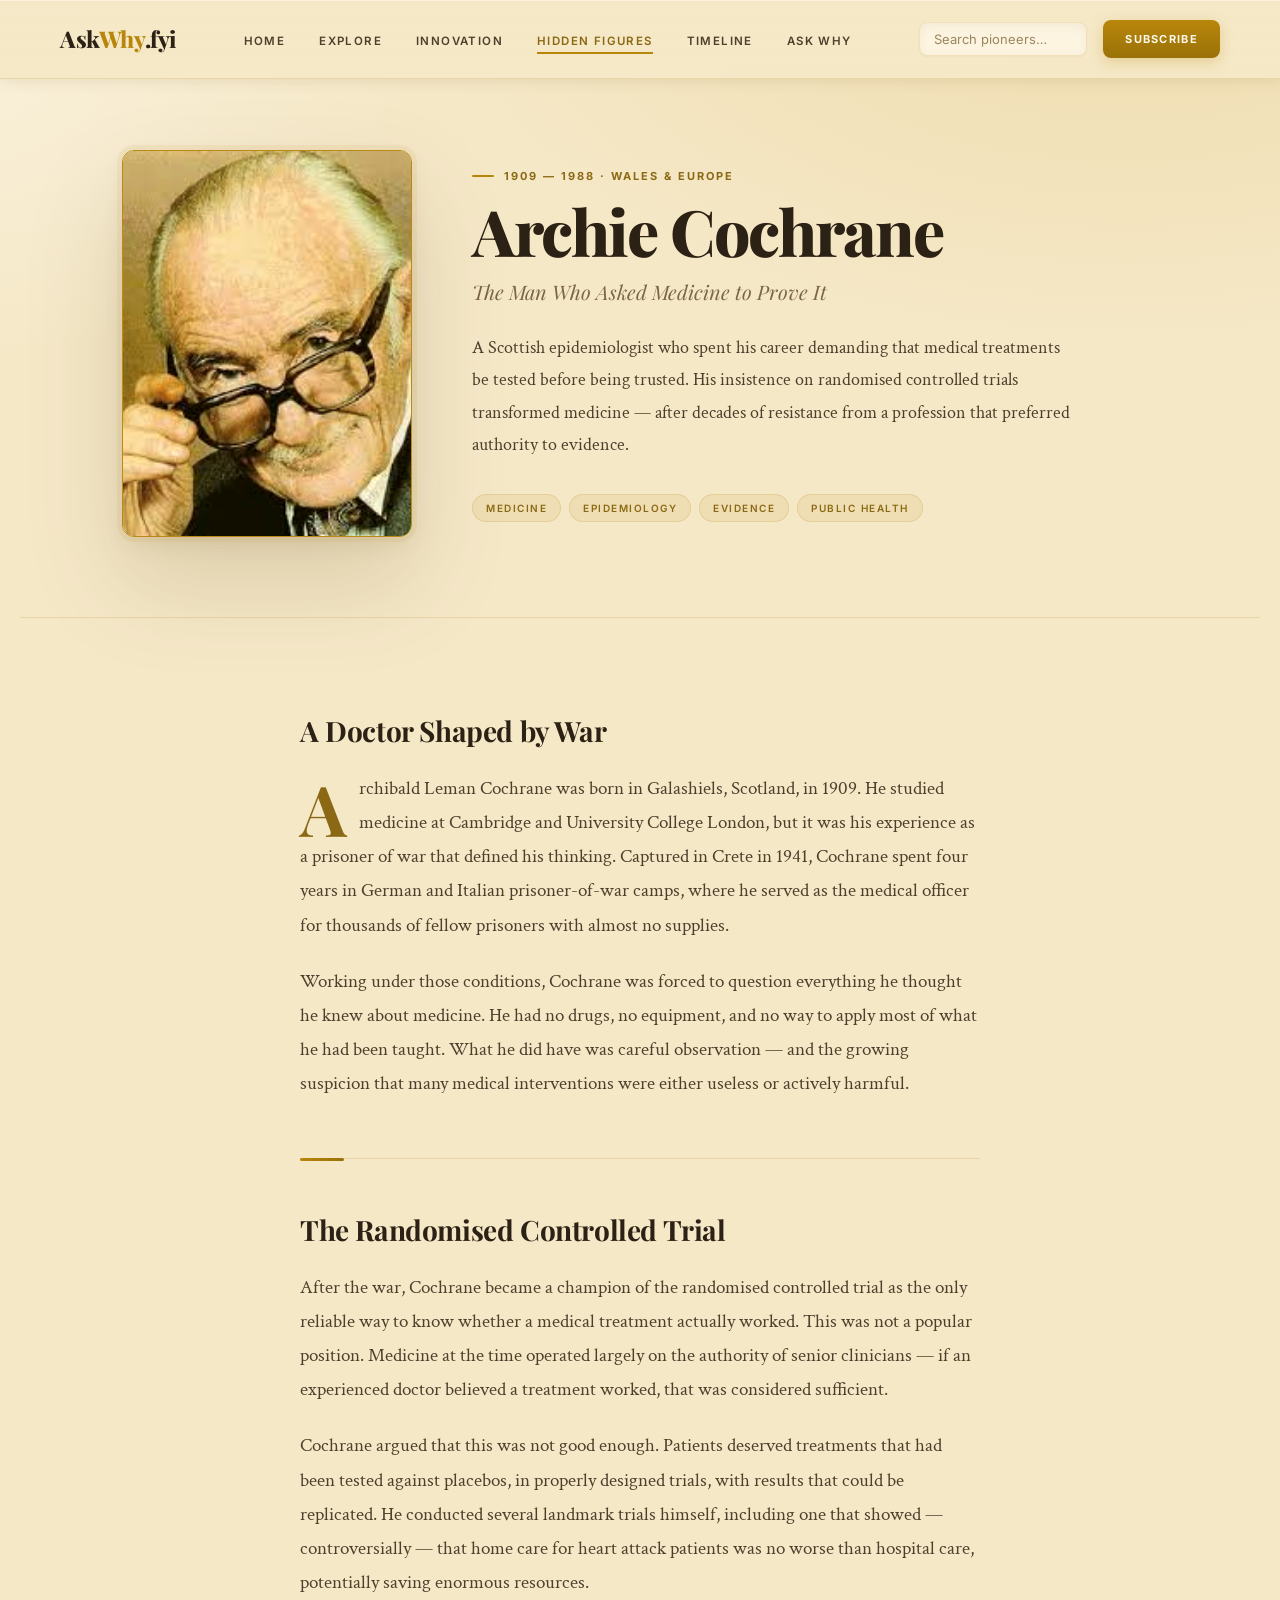
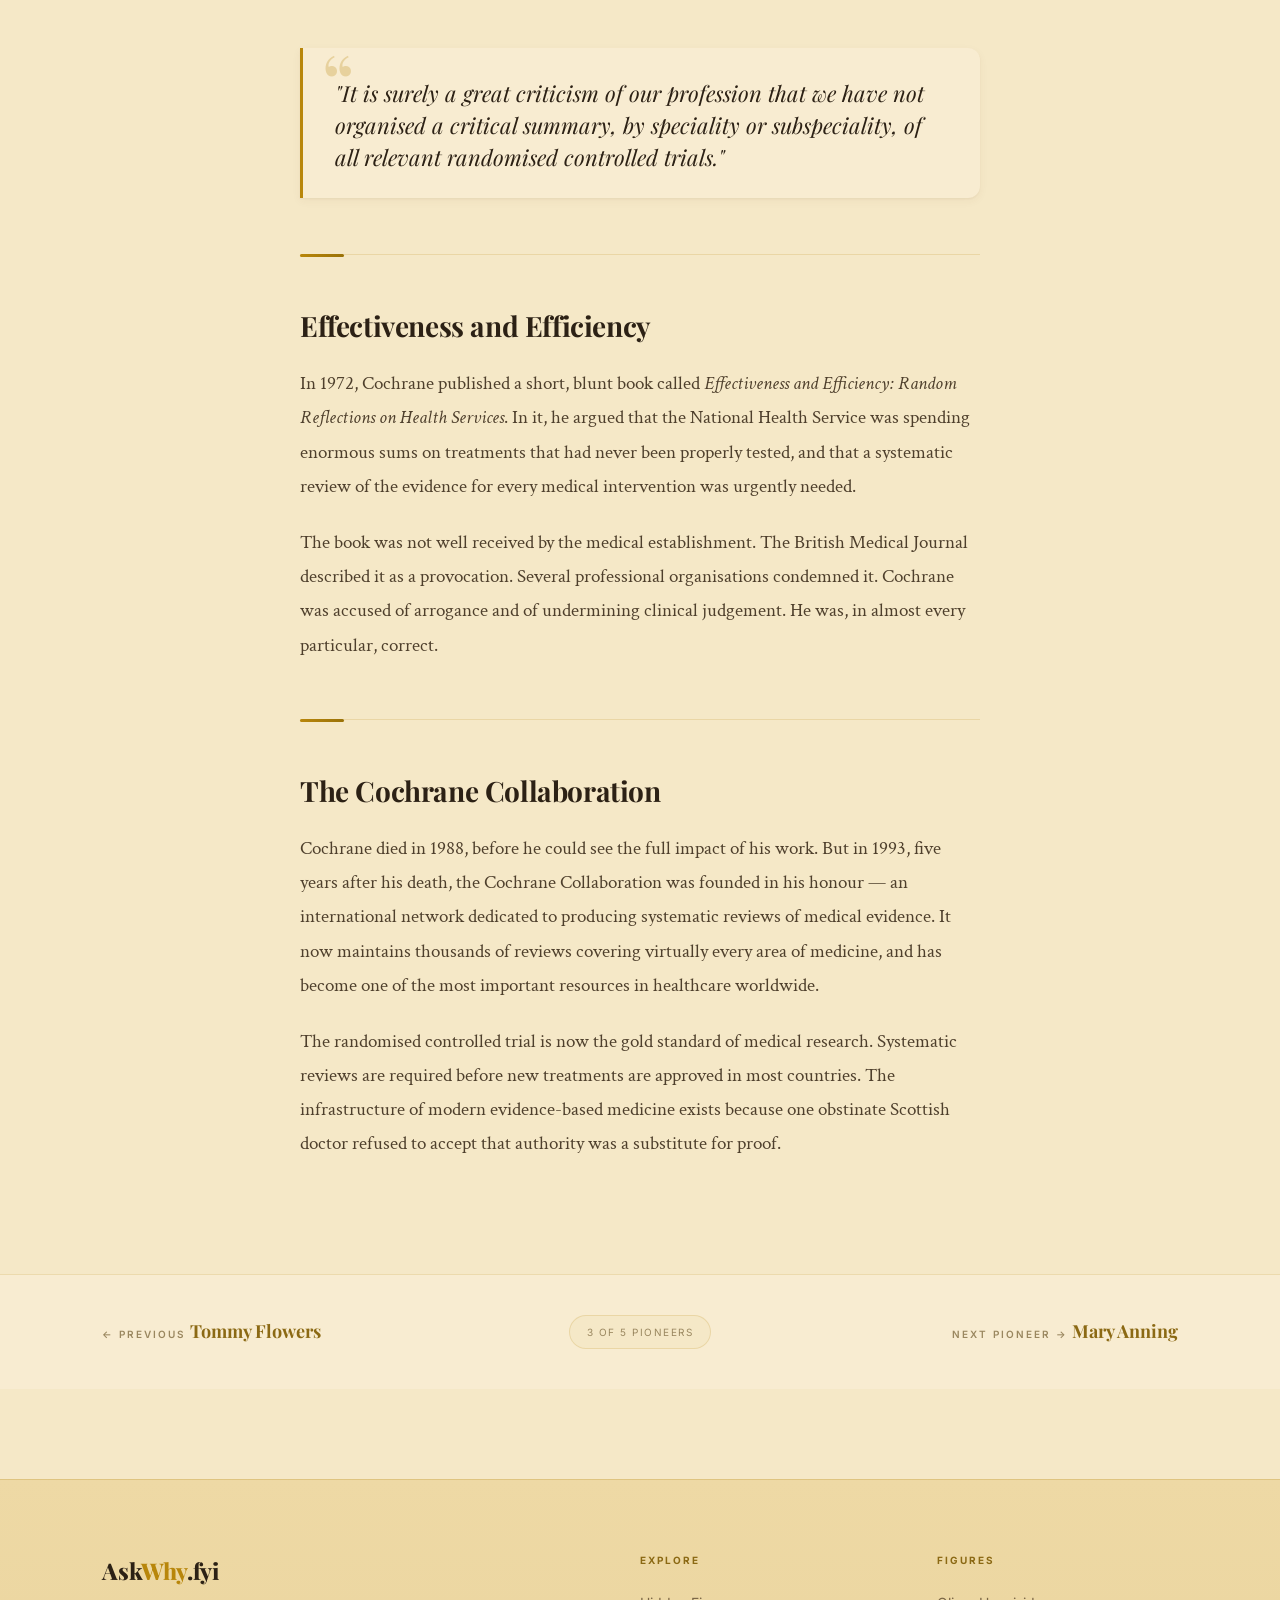
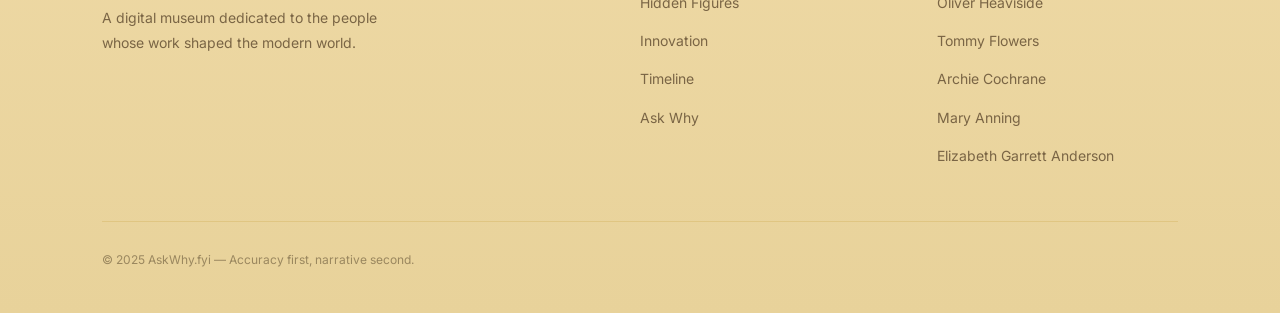
<file: cochrane.html>
<!DOCTYPE html>
<html lang="en">
<head>
  <meta charset="UTF-8" />
  <meta name="viewport" content="width=device-width, initial-scale=1.0" />
  <title>Archie Cochrane — AskWhy.fyi</title>
  <link rel="stylesheet" href="style.css" />
</head>
<body>
  <nav class="navbar">
    <a href="index.html" class="logo">Ask<span>Why</span>.fyi</a>
    <ul class="nav-links">
      <li><a href="index.html">Home</a></li>
      <li><a href="hidden-figures.html">Explore</a></li>
      <li><a href="innovation.html">Innovation</a></li>
      <li><a href="hidden-figures.html" class="active">Hidden Figures</a></li>
      <li><a href="timeline.html">Timeline</a></li>
      <li><a href="ask-why.html">Ask Why</a></li>
    </ul>
    <div class="nav-right">
      <input class="nav-search" type="text" placeholder="Search pioneers…" aria-label="Search pioneers" />
      <a href="index.html#newsletter" class="subscribe-btn">Subscribe</a>
    </div>
  </nav>

  <div class="bio-header">
    <div class="bio-portrait">
      <img src="images/Cochrane.jpg" alt="Portrait of Archie Cochrane" />
    </div>
    <div class="bio-meta">
      <p class="bio-dates">1909 — 1988 · Wales &amp; Europe</p>
      <h1 class="bio-name">Archie Cochrane</h1>
      <p class="bio-tagline">The Man Who Asked Medicine to Prove It</p>
      <p class="bio-intro">A Scottish epidemiologist who spent his career demanding that medical treatments be tested before being trusted. His insistence on randomised controlled trials transformed medicine — after decades of resistance from a profession that preferred authority to evidence.</p>
      <div class="bio-tags">
        <span class="tag-pill">Medicine</span>
        <span class="tag-pill">Epidemiology</span>
        <span class="tag-pill">Evidence</span>
        <span class="tag-pill">Public Health</span>
      </div>
    </div>
  </div>

  <div class="bio-article">
    <h2>A Doctor Shaped by War</h2>
    <p>Archibald Leman Cochrane was born in Galashiels, Scotland, in 1909. He studied medicine at Cambridge and University College London, but it was his experience as a prisoner of war that defined his thinking. Captured in Crete in 1941, Cochrane spent four years in German and Italian prisoner-of-war camps, where he served as the medical officer for thousands of fellow prisoners with almost no supplies.</p>
    <p>Working under those conditions, Cochrane was forced to question everything he thought he knew about medicine. He had no drugs, no equipment, and no way to apply most of what he had been taught. What he did have was careful observation — and the growing suspicion that many medical interventions were either useless or actively harmful.</p>

    <h2>The Randomised Controlled Trial</h2>
    <p>After the war, Cochrane became a champion of the randomised controlled trial as the only reliable way to know whether a medical treatment actually worked. This was not a popular position. Medicine at the time operated largely on the authority of senior clinicians — if an experienced doctor believed a treatment worked, that was considered sufficient.</p>
    <p>Cochrane argued that this was not good enough. Patients deserved treatments that had been tested against placebos, in properly designed trials, with results that could be replicated. He conducted several landmark trials himself, including one that showed — controversially — that home care for heart attack patients was no worse than hospital care, potentially saving enormous resources.</p>

    <div class="bio-pullquote">
      <p>"It is surely a great criticism of our profession that we have not organised a critical summary, by speciality or subspeciality, of all relevant randomised controlled trials."</p>
    </div>

    <h2>Effectiveness and Efficiency</h2>
    <p>In 1972, Cochrane published a short, blunt book called <em>Effectiveness and Efficiency: Random Reflections on Health Services</em>. In it, he argued that the National Health Service was spending enormous sums on treatments that had never been properly tested, and that a systematic review of the evidence for every medical intervention was urgently needed.</p>
    <p>The book was not well received by the medical establishment. The British Medical Journal described it as a provocation. Several professional organisations condemned it. Cochrane was accused of arrogance and of undermining clinical judgement. He was, in almost every particular, correct.</p>

    <h2>The Cochrane Collaboration</h2>
    <p>Cochrane died in 1988, before he could see the full impact of his work. But in 1993, five years after his death, the Cochrane Collaboration was founded in his honour — an international network dedicated to producing systematic reviews of medical evidence. It now maintains thousands of reviews covering virtually every area of medicine, and has become one of the most important resources in healthcare worldwide.</p>
    <p>The randomised controlled trial is now the gold standard of medical research. Systematic reviews are required before new treatments are approved in most countries. The infrastructure of modern evidence-based medicine exists because one obstinate Scottish doctor refused to accept that authority was a substitute for proof.</p>
  </div>

  <div class="bio-footer-nav">
    <div class="bio-nav-prev">
      <a href="flowers.html">
        <span class="bio-nav-label">← Previous</span>
        <span class="bio-nav-name">Tommy Flowers</span>
      </a>
    </div>
    <span class="bio-nav-badge">3 of 5 Pioneers</span>
    <div class="bio-nav-next">
      <a href="mary-anning.html">
        <span class="bio-nav-label">Next Pioneer →</span>
        <span class="bio-nav-name">Mary Anning</span>
      </a>
    </div>
  </div>

  <footer>
    <div class="footer-grid">
      <div class="footer-brand">
        <a href="index.html" class="logo">Ask<span style="color:var(--gold)">Why</span>.fyi</a>
        <p class="footer-desc">A digital museum dedicated to the people whose work shaped the modern world.</p>
      </div>
      <div>
        <h4 class="footer-col-title">Explore</h4>
        <ul class="footer-links">
          <li><a href="hidden-figures.html">Hidden Figures</a></li>
          <li><a href="innovation.html">Innovation</a></li>
          <li><a href="timeline.html">Timeline</a></li>
          <li><a href="ask-why.html">Ask Why</a></li>
        </ul>
      </div>
      <div>
        <h4 class="footer-col-title">Figures</h4>
        <ul class="footer-links">
          <li><a href="heaviside.html">Oliver Heaviside</a></li>
          <li><a href="flowers.html">Tommy Flowers</a></li>
          <li><a href="cochrane.html">Archie Cochrane</a></li>
          <li><a href="mary-anning.html">Mary Anning</a></li>
          <li><a href="elizabeth-garrett-anderson.html">Elizabeth Garrett Anderson</a></li>
        </ul>
      </div>
    </div>
    <div class="footer-bottom">© 2025 AskWhy.fyi — Accuracy first, narrative second.</div>
  </footer>
  <script src="script.js"></script>
</body>
</html>
</file>
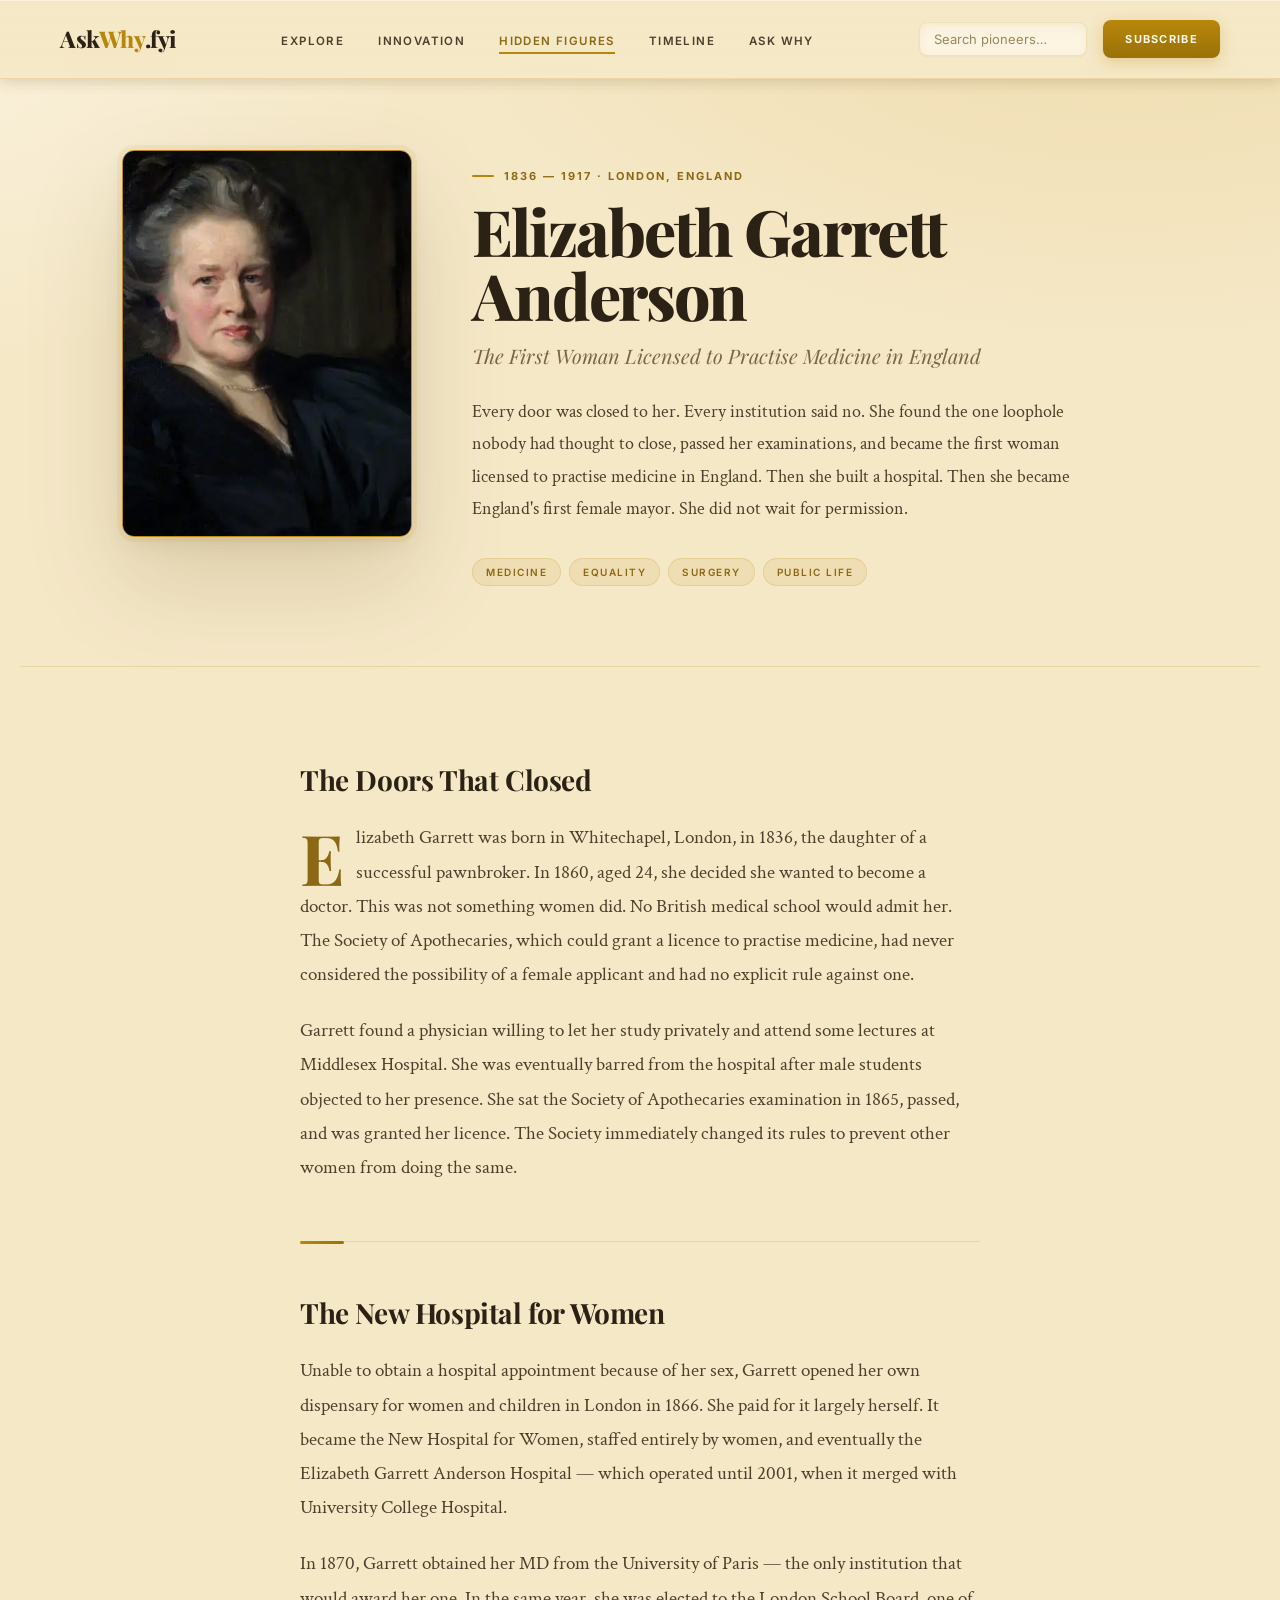
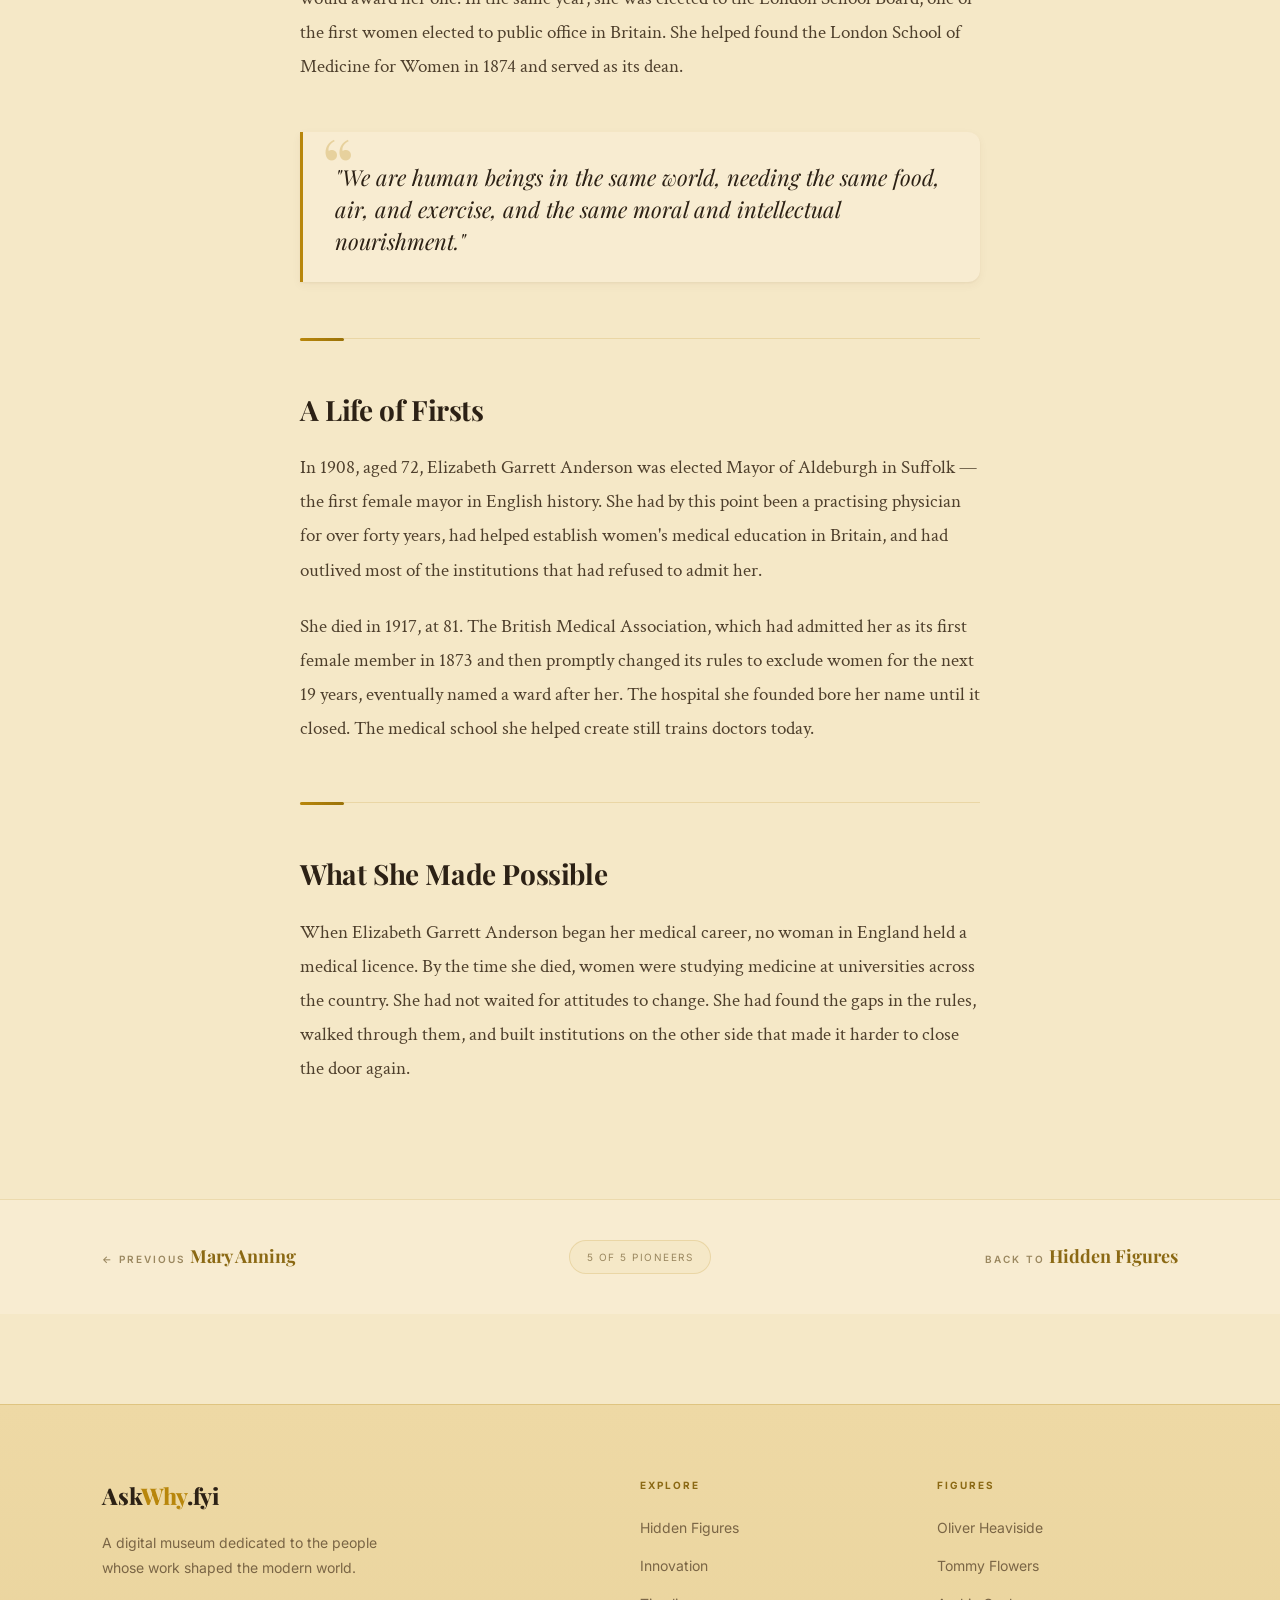
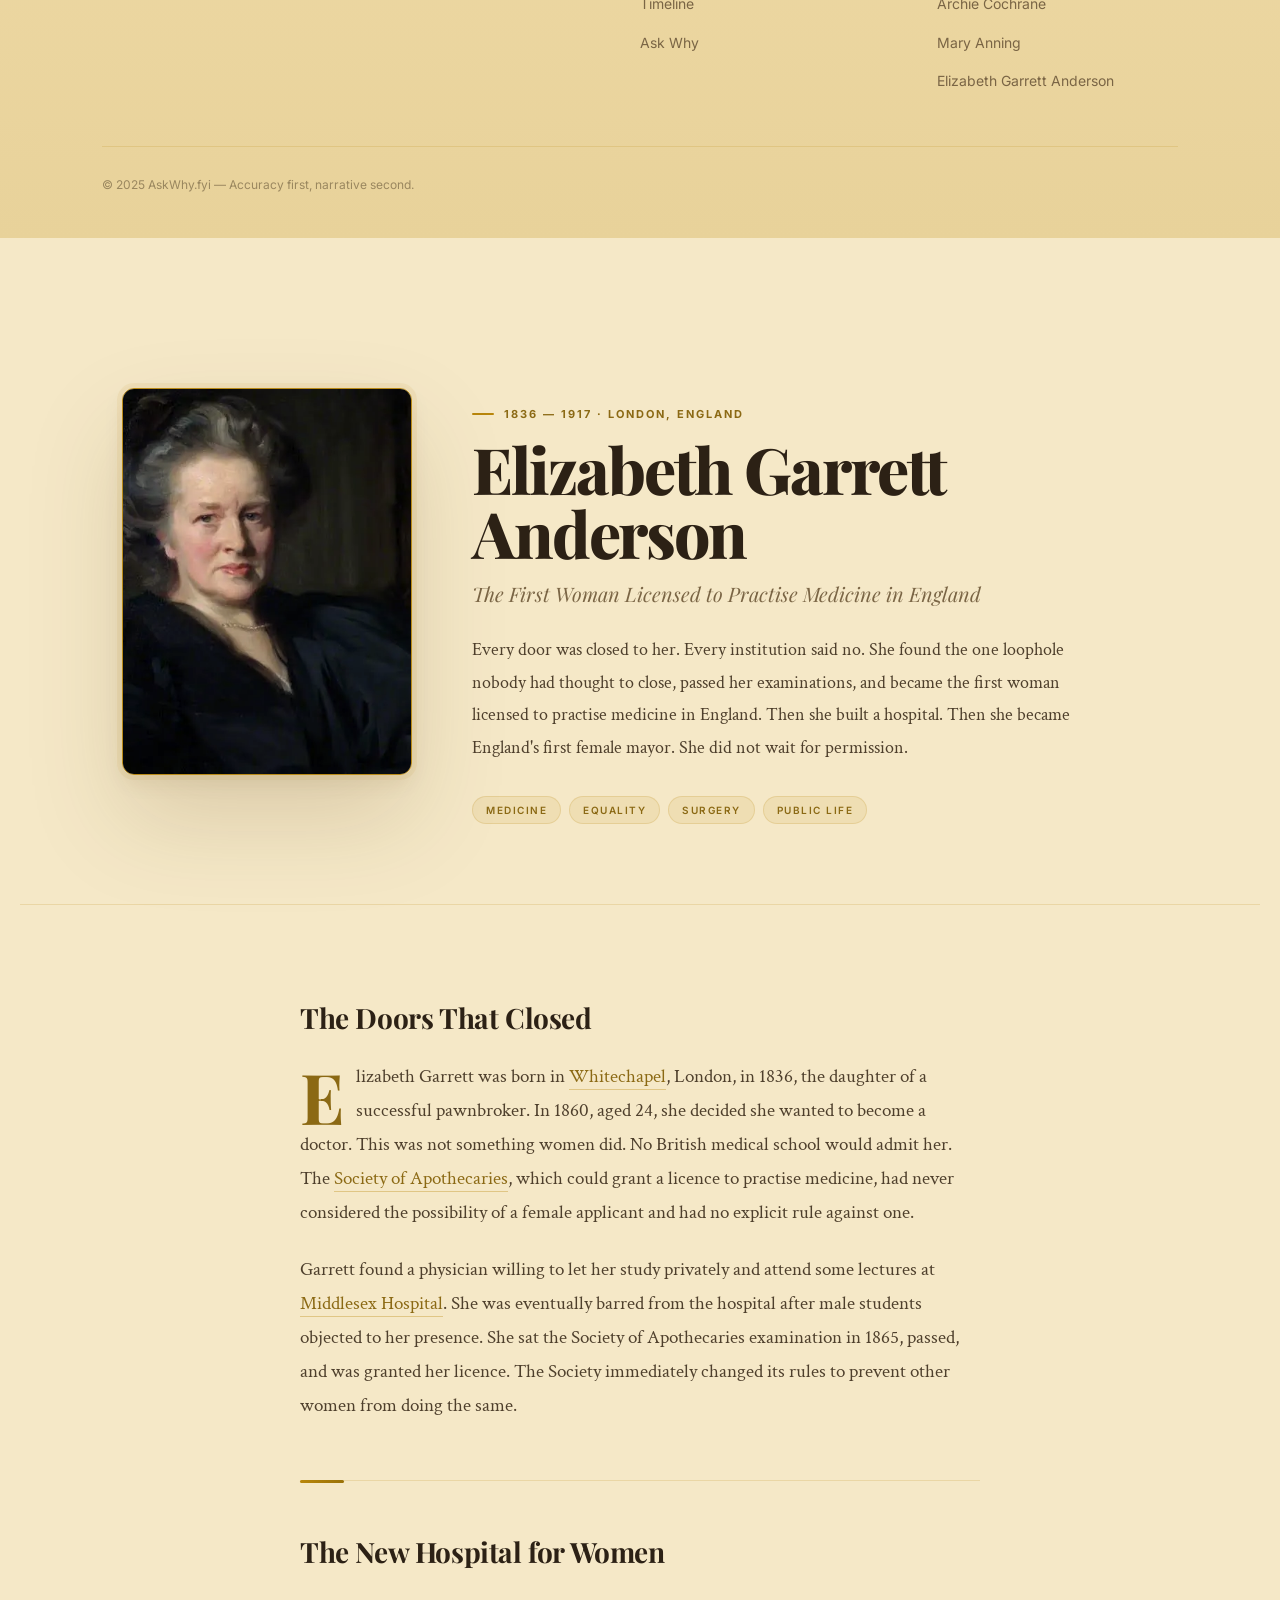
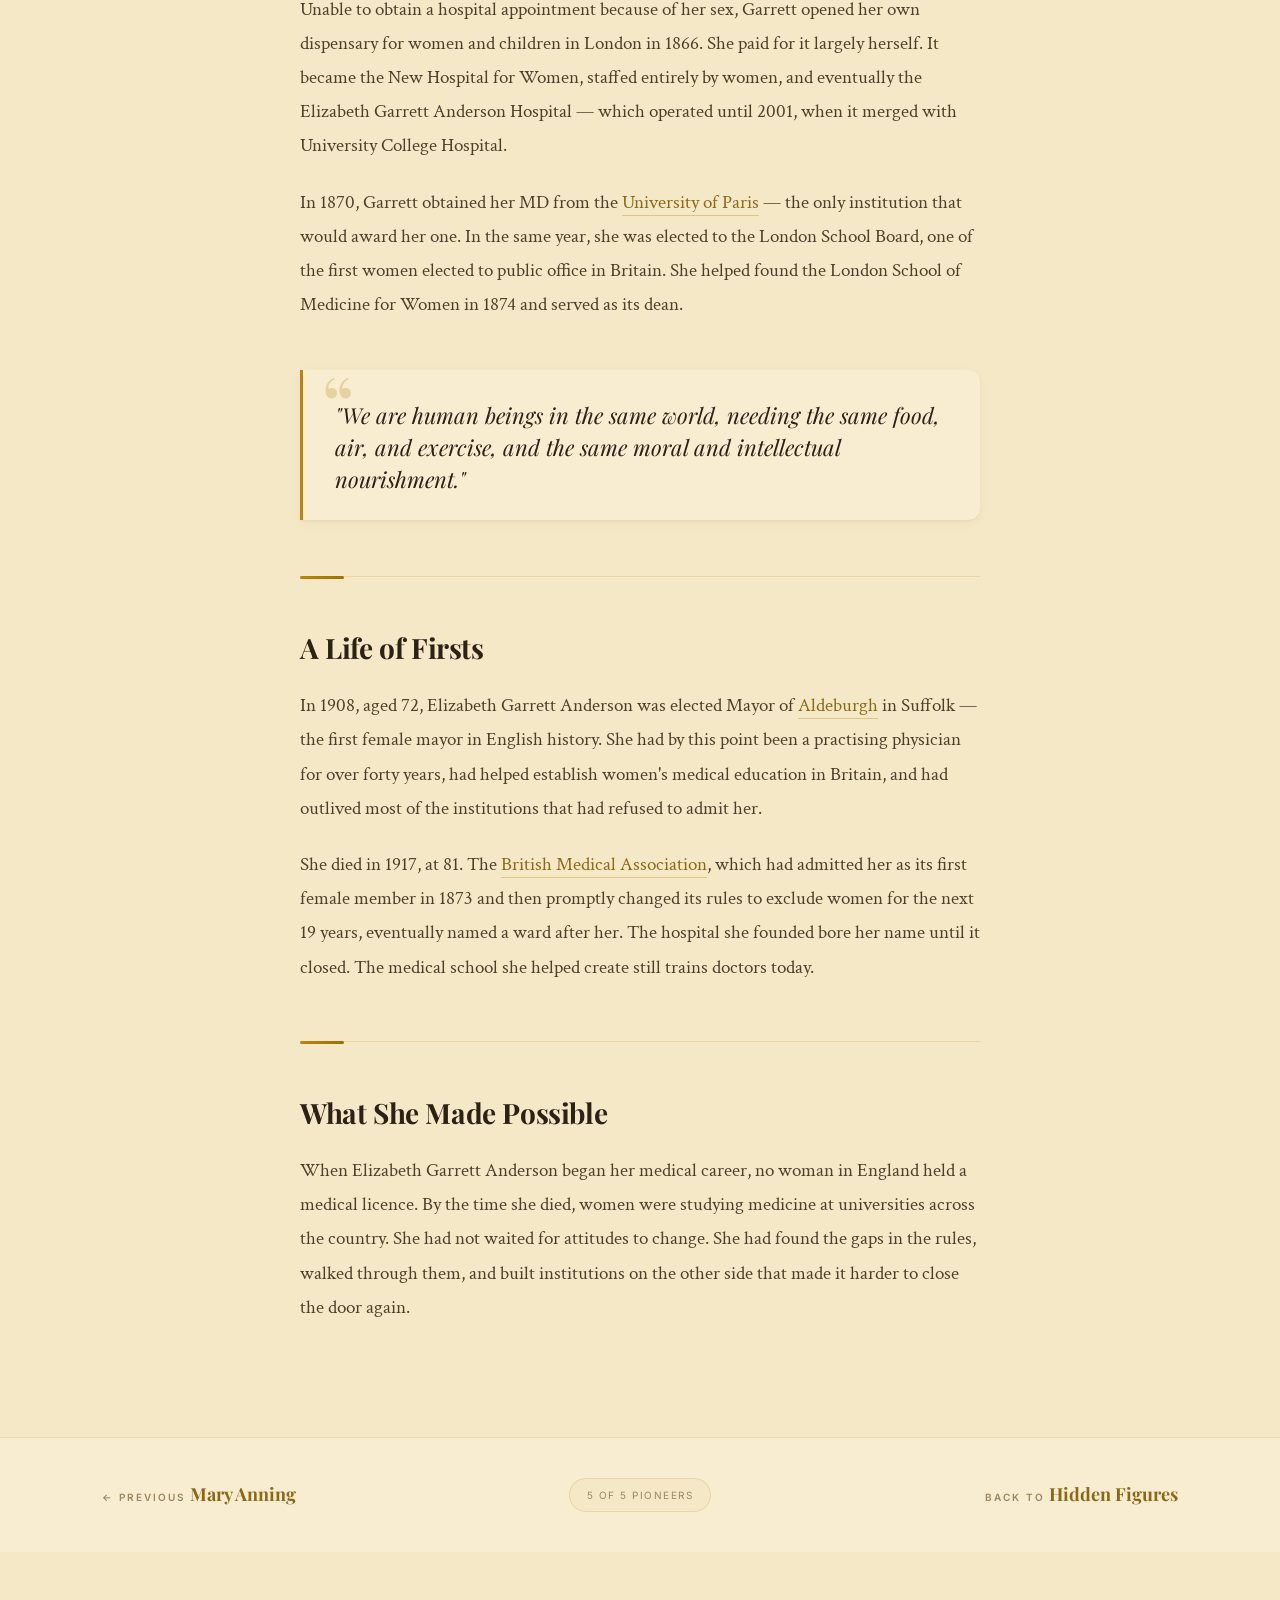
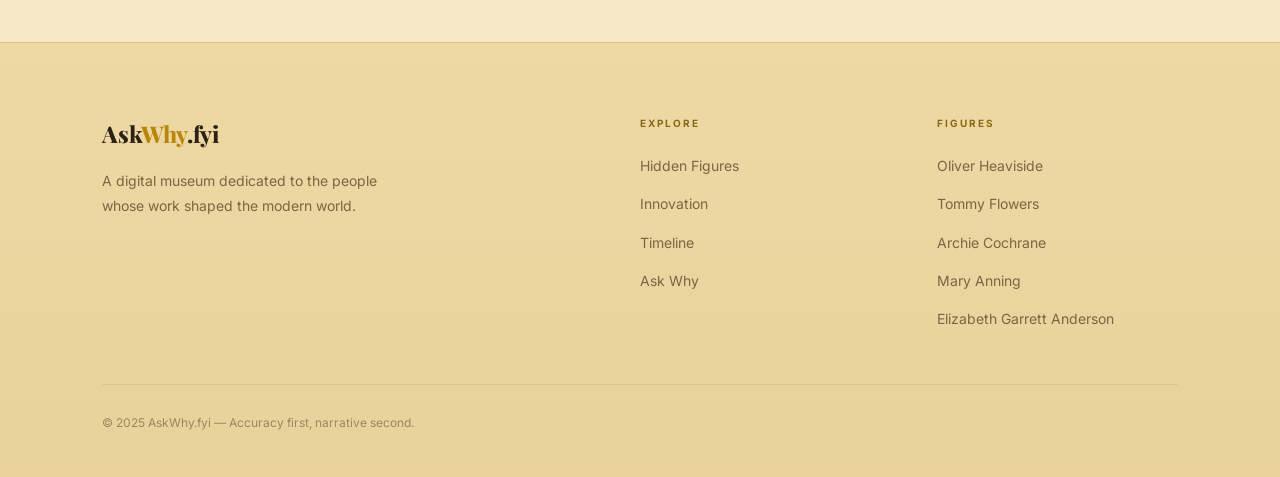
<file: elizabeth-garrett-anderson.html>
<!DOCTYPE html>
<html lang="en">
<head>
  <meta charset="UTF-8" />
  <meta name="viewport" content="width=device-width, initial-scale=1.0" />
  <title>Elizabeth Garrett Anderson — AskWhy.fyi</title>
  <link rel="stylesheet" href="style.css" />
</head>
<body>
  <nav class="navbar">
    <a href="index.html" class="logo">Ask<span>Why</span>.fyi</a>
    <ul class="nav-links">
      <li><a href="hidden-figures.html">Explore</a></li>
      <li><a href="innovation.html">Innovation</a></li>
      <li><a href="hidden-figures.html" class="active">Hidden Figures</a></li>
      <li><a href="timeline.html">Timeline</a></li>
      <li><a href="ask-why.html">Ask Why</a></li>
    </ul>
    <div class="nav-right">
      <input class="nav-search" type="text" placeholder="Search pioneers…" />
      <a href="index.html#newsletter" class="subscribe-btn">Subscribe</a>
    </div>
  </nav>

  <div class="bio-header">

    <div class="bio-portrait">
        <img src="images/elizabeth.jpg"
             alt="Elizabeth Garrett Anderson"
             loading="lazy">
    </div>

    <div class="bio-meta">

        <p class="bio-dates">
            1836 — 1917 · London, England
        </p>

        <h1 class="bio-name">
            Elizabeth Garrett Anderson
        </h1>

        <p class="bio-tagline">
            The First Woman Licensed to Practise Medicine in England
        </p>

        <p class="bio-intro">
            Every door was closed to her. Every institution said no.
            She found the one loophole nobody had thought to close,
            passed her examinations, and became the first woman
            licensed to practise medicine in England. Then she built
            a hospital. Then she became England's first female mayor.
            She did not wait for permission.
        </p>

        <div class="bio-tags">

            <span class="tag-pill">Medicine</span>

            <span class="tag-pill">Equality</span>

            <span class="tag-pill">Surgery</span>

            <span class="tag-pill">Public Life</span>

        </div>

    </div>

</div>
  <div class="bio-article">
    <h2>The Doors That Closed</h2>
    <p>Elizabeth Garrett was born in Whitechapel, London, in 1836, the daughter of a successful pawnbroker. In 1860, aged 24, she decided she wanted to become a doctor. This was not something women did. No British medical school would admit her. The Society of Apothecaries, which could grant a licence to practise medicine, had never considered the possibility of a female applicant and had no explicit rule against one.</p>
    <p>Garrett found a physician willing to let her study privately and attend some lectures at Middlesex Hospital. She was eventually barred from the hospital after male students objected to her presence. She sat the Society of Apothecaries examination in 1865, passed, and was granted her licence. The Society immediately changed its rules to prevent other women from doing the same.</p>

    <h2>The New Hospital for Women</h2>
    <p>Unable to obtain a hospital appointment because of her sex, Garrett opened her own dispensary for women and children in London in 1866. She paid for it largely herself. It became the New Hospital for Women, staffed entirely by women, and eventually the Elizabeth Garrett Anderson Hospital — which operated until 2001, when it merged with University College Hospital.</p>
    <p>In 1870, Garrett obtained her MD from the University of Paris — the only institution that would award her one. In the same year, she was elected to the London School Board, one of the first women elected to public office in Britain. She helped found the London School of Medicine for Women in 1874 and served as its dean.</p>

    <div class="bio-pullquote">
      <p>"We are human beings in the same world, needing the same food, air, and exercise, and the same moral and intellectual nourishment."</p>
    </div>

    <h2>A Life of Firsts</h2>
    <p>In 1908, aged 72, Elizabeth Garrett Anderson was elected Mayor of Aldeburgh in Suffolk — the first female mayor in English history. She had by this point been a practising physician for over forty years, had helped establish women's medical education in Britain, and had outlived most of the institutions that had refused to admit her.</p>
    <p>She died in 1917, at 81. The British Medical Association, which had admitted her as its first female member in 1873 and then promptly changed its rules to exclude women for the next 19 years, eventually named a ward after her. The hospital she founded bore her name until it closed. The medical school she helped create still trains doctors today.</p>

    <h2>What She Made Possible</h2>
    <p>When Elizabeth Garrett Anderson began her medical career, no woman in England held a medical licence. By the time she died, women were studying medicine at universities across the country. She had not waited for attitudes to change. She had found the gaps in the rules, walked through them, and built institutions on the other side that made it harder to close the door again.</p>
  </div>

  <div class="bio-footer-nav">
    <div class="bio-nav-prev">
      <a href="mary-anning.html">
        <span class="bio-nav-label">← Previous</span>
        <span class="bio-nav-name">Mary Anning</span>
      </a>
    </div>
    <span class="bio-nav-badge">5 of 5 Pioneers</span>
    <div class="bio-nav-next">
      <a href="hidden-figures.html">
        <span class="bio-nav-label">Back to</span>
        <span class="bio-nav-name">Hidden Figures</span>
      </a>
    </div>
  </div>

  <footer>
    <div class="footer-grid">
      <div class="footer-brand">
        <a href="index.html" class="logo">Ask<span style="color:var(--gold)">Why</span>.fyi</a>
        <p class="footer-desc">A digital museum dedicated to the people whose work shaped the modern world.</p>
      </div>
      <div>
        <h4 class="footer-col-title">Explore</h4>
        <ul class="footer-links">
          <li><a href="hidden-figures.html">Hidden Figures</a></li>
          <li><a href="innovation.html">Innovation</a></li>
          <li><a href="timeline.html">Timeline</a></li>
          <li><a href="ask-why.html">Ask Why</a></li>
        </ul>
      </div>
      <div>
        <h4 class="footer-col-title">Figures</h4>
        <ul class="footer-links">
          <li><a href="heaviside.html">Oliver Heaviside</a></li>
          <li><a href="flowers.html">Tommy Flowers</a></li>
          <li><a href="cochrane.html">Archie Cochrane</a></li>
          <li><a href="mary-anning.html">Mary Anning</a></li>
          <li><a href="elizabeth-garrett-anderson.html">Elizabeth Garrett Anderson</a></li>
        </ul>
      </div>
    </div>
    <div class="footer-bottom">© 2025 AskWhy.fyi — Accuracy first, narrative second.</div>
  </footer>
  <script src="script.js"></script>
</body>
<!DOCTYPE html>
<html lang="en">
<head>
  <meta charset="UTF-8" />
  <meta name="viewport" content="width=device-width, initial-scale=1.0" />
  <title>Elizabeth Garrett Anderson — AskWhy.fyi</title>
  <link rel="stylesheet" href="style.css" />
</head>
<body>
  <nav class="navbar">
    <a href="index.html" class="logo">Ask<span>Why</span>.fyi</a>
    <ul class="nav-links">
      <li><a href="hidden-figures.html">Explore</a></li>
      <li><a href="innovation.html">Innovation</a></li>
      <li><a href="hidden-figures.html" class="active">Hidden Figures</a></li>
      <li><a href="timeline.html">Timeline</a></li>
      <li><a href="ask-why.html">Ask Why</a></li>
    </ul>
    <div class="nav-right">
      <input class="nav-search" type="text" placeholder="Search pioneers…" />
      <a href="index.html#newsletter" class="subscribe-btn">Subscribe</a>
    </div>
  </nav>

  <div class="bio-header">

    <div class="bio-portrait">
        <img src="images/elizabeth.jpg"
             alt="Elizabeth Garrett Anderson"
             loading="lazy">
    </div>

    <div class="bio-meta">

        <p class="bio-dates">
            1836 — 1917 · London, England
        </p>

        <h1 class="bio-name">
            Elizabeth Garrett Anderson
        </h1>

        <p class="bio-tagline">
            The First Woman Licensed to Practise Medicine in England
        </p>

        <p class="bio-intro">
            Every door was closed to her. Every institution said no.
            She found the one loophole nobody had thought to close,
            passed her examinations, and became the first woman
            licensed to practise medicine in England. Then she built
            a hospital. Then she became England's first female mayor.
            She did not wait for permission.
        </p>

        <div class="bio-tags">

            <span class="tag-pill">Medicine</span>

            <span class="tag-pill">Equality</span>

            <span class="tag-pill">Surgery</span>

            <span class="tag-pill">Public Life</span>

        </div>

    </div>

</div>
  <div class="bio-article">
    <h2>The Doors That Closed</h2>
    <p>Elizabeth Garrett was born in <a href="https://en.wikipedia.org/wiki/Whitechapel">Whitechapel</a>, London, in 1836, the daughter of a successful pawnbroker. In 1860, aged 24, she decided she wanted to become a doctor. This was not something women did. No British medical school would admit her. The <a href="https://en.wikipedia.org/wiki/Worshipful_Society_of_Apothecaries">Society of Apothecaries</a>, which could grant a licence to practise medicine, had never considered the possibility of a female applicant and had no explicit rule against one.</p>
    <p>Garrett found a physician willing to let her study privately and attend some lectures at <a href="https://en.wikipedia.org/wiki/Middlesex_Hospital">Middlesex Hospital</a>. She was eventually barred from the hospital after male students objected to her presence. She sat the Society of Apothecaries examination in 1865, passed, and was granted her licence. The Society immediately changed its rules to prevent other women from doing the same.</p>

    <h2>The New Hospital for Women</h2>
    <p>Unable to obtain a hospital appointment because of her sex, Garrett opened her own dispensary for women and children in London in 1866. She paid for it largely herself. It became the New Hospital for Women, staffed entirely by women, and eventually the Elizabeth Garrett Anderson Hospital — which operated until 2001, when it merged with University College Hospital.</p>
    <p>In 1870, Garrett obtained her MD from the <a href="https://en.wikipedia.org/wiki/University_of_Paris">University of Paris</a> — the only institution that would award her one. In the same year, she was elected to the London School Board, one of the first women elected to public office in Britain. She helped found the London School of Medicine for Women in 1874 and served as its dean.</p>

    <div class="bio-pullquote">
      <p>"We are human beings in the same world, needing the same food, air, and exercise, and the same moral and intellectual nourishment."</p>
    </div>

    <h2>A Life of Firsts</h2>
    <p>In 1908, aged 72, Elizabeth Garrett Anderson was elected Mayor of <a href="https://en.wikipedia.org/wiki/Aldeburgh">Aldeburgh</a> in Suffolk — the first female mayor in English history. She had by this point been a practising physician for over forty years, had helped establish women's medical education in Britain, and had outlived most of the institutions that had refused to admit her.</p>
    <p>She died in 1917, at 81. The <a href="https://en.wikipedia.org/wiki/British_Medical_Association">British Medical Association</a>, which had admitted her as its first female member in 1873 and then promptly changed its rules to exclude women for the next 19 years, eventually named a ward after her. The hospital she founded bore her name until it closed. The medical school she helped create still trains doctors today.</p>

    <h2>What She Made Possible</h2>
    <p>When Elizabeth Garrett Anderson began her medical career, no woman in England held a medical licence. By the time she died, women were studying medicine at universities across the country. She had not waited for attitudes to change. She had found the gaps in the rules, walked through them, and built institutions on the other side that made it harder to close the door again.</p>
  </div>

  <div class="bio-footer-nav">
    <div class="bio-nav-prev">
      <a href="mary-anning.html">
        <span class="bio-nav-label">← Previous</span>
        <span class="bio-nav-name">Mary Anning</span>
      </a>
    </div>
    <span class="bio-nav-badge">5 of 5 Pioneers</span>
    <div class="bio-nav-next">
      <a href="hidden-figures.html">
        <span class="bio-nav-label">Back to</span>
        <span class="bio-nav-name">Hidden Figures</span>
      </a>
    </div>
  </div>

  <footer>
    <div class="footer-grid">
      <div class="footer-brand">
        <a href="index.html" class="logo">Ask<span style="color:var(--gold)">Why</span>.fyi</a>
        <p class="footer-desc">A digital museum dedicated to the people whose work shaped the modern world.</p>
      </div>
      <div>
        <h4 class="footer-col-title">Explore</h4>
        <ul class="footer-links">
          <li><a href="hidden-figures.html">Hidden Figures</a></li>
          <li><a href="innovation.html">Innovation</a></li>
          <li><a href="timeline.html">Timeline</a></li>
          <li><a href="ask-why.html">Ask Why</a></li>
        </ul>
      </div>
      <div>
        <h4 class="footer-col-title">Figures</h4>
        <ul class="footer-links">
          <li><a href="heaviside.html">Oliver Heaviside</a></li>
          <li><a href="flowers.html">Tommy Flowers</a></li>
          <li><a href="cochrane.html">Archie Cochrane</a></li>
          <li><a href="mary-anning.html">Mary Anning</a></li>
          <li><a href="elizabeth-garrett-anderson.html">Elizabeth Garrett Anderson</a></li>
        </ul>
      </div>
    </div>
    <div class="footer-bottom">© 2025 AskWhy.fyi — Accuracy first, narrative second.</div>
  </footer>
  <script src="script.js"></script>
</body>
</html>
</file>
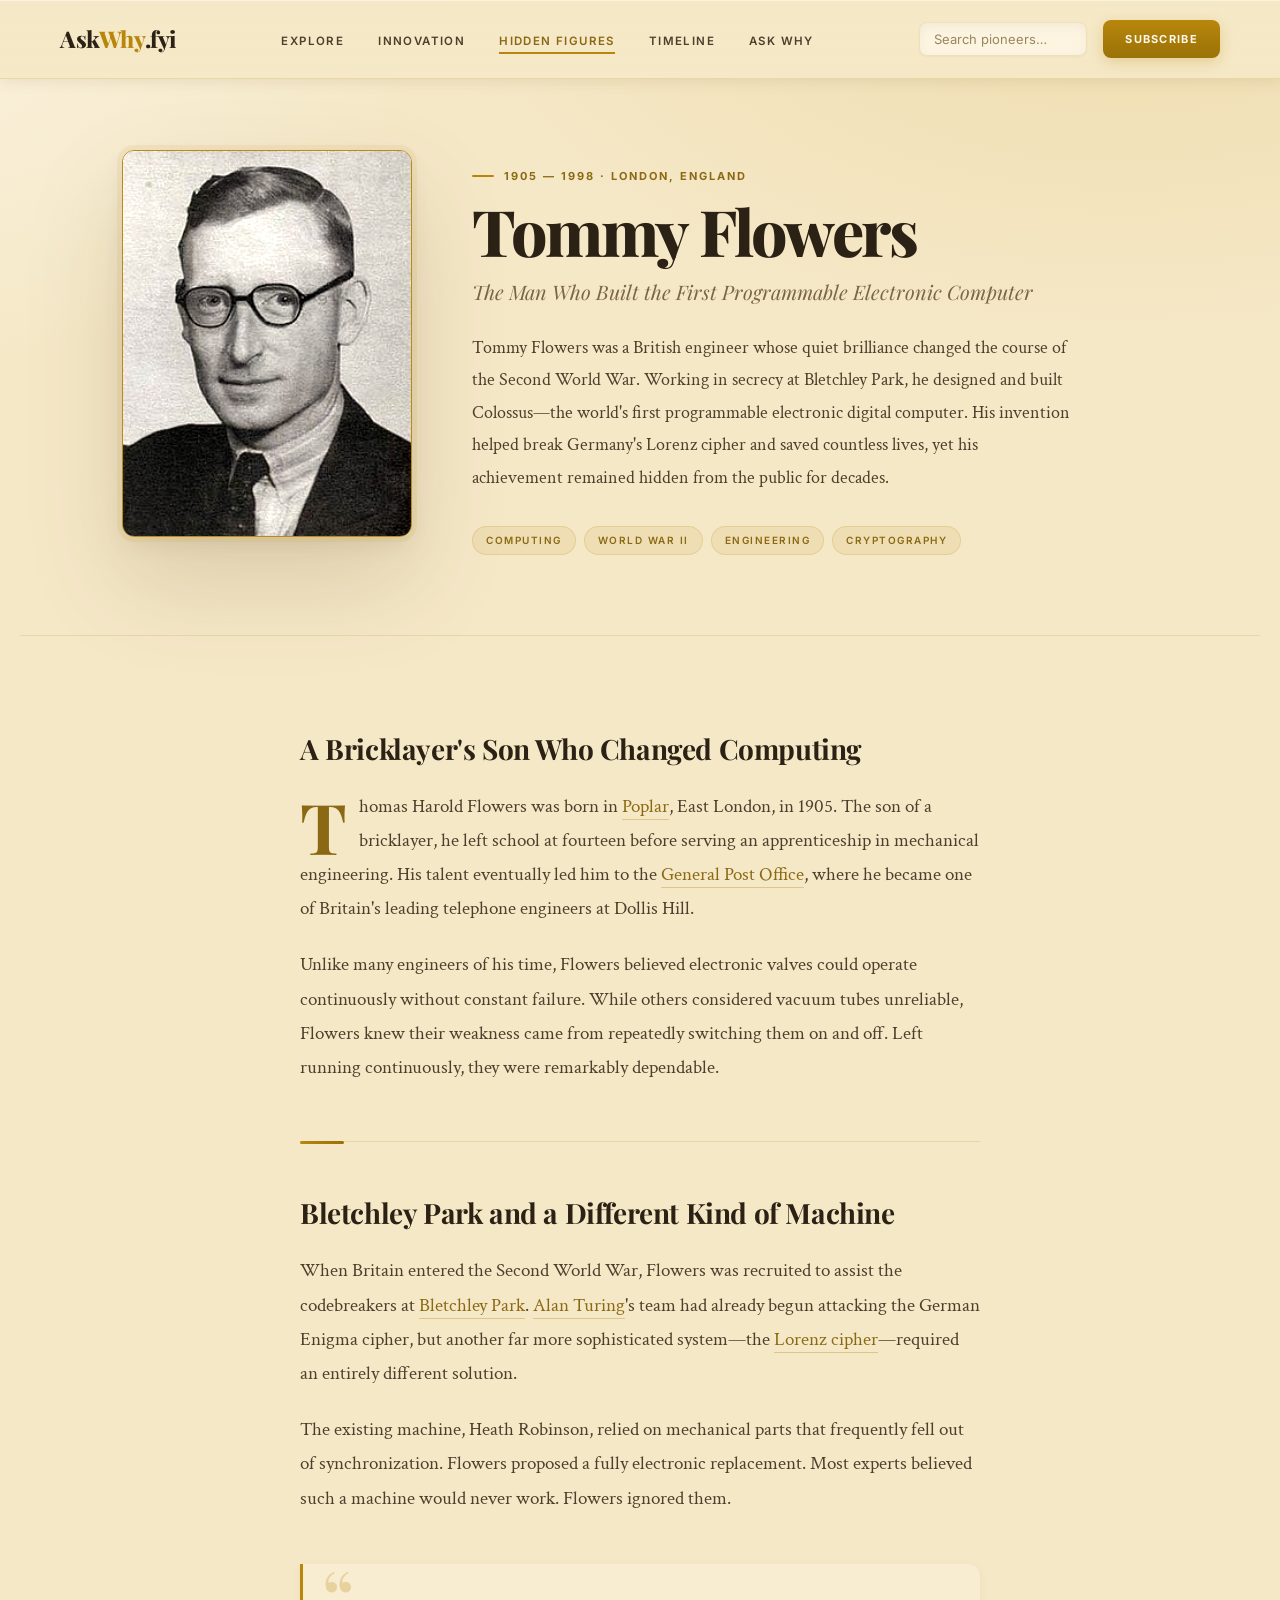
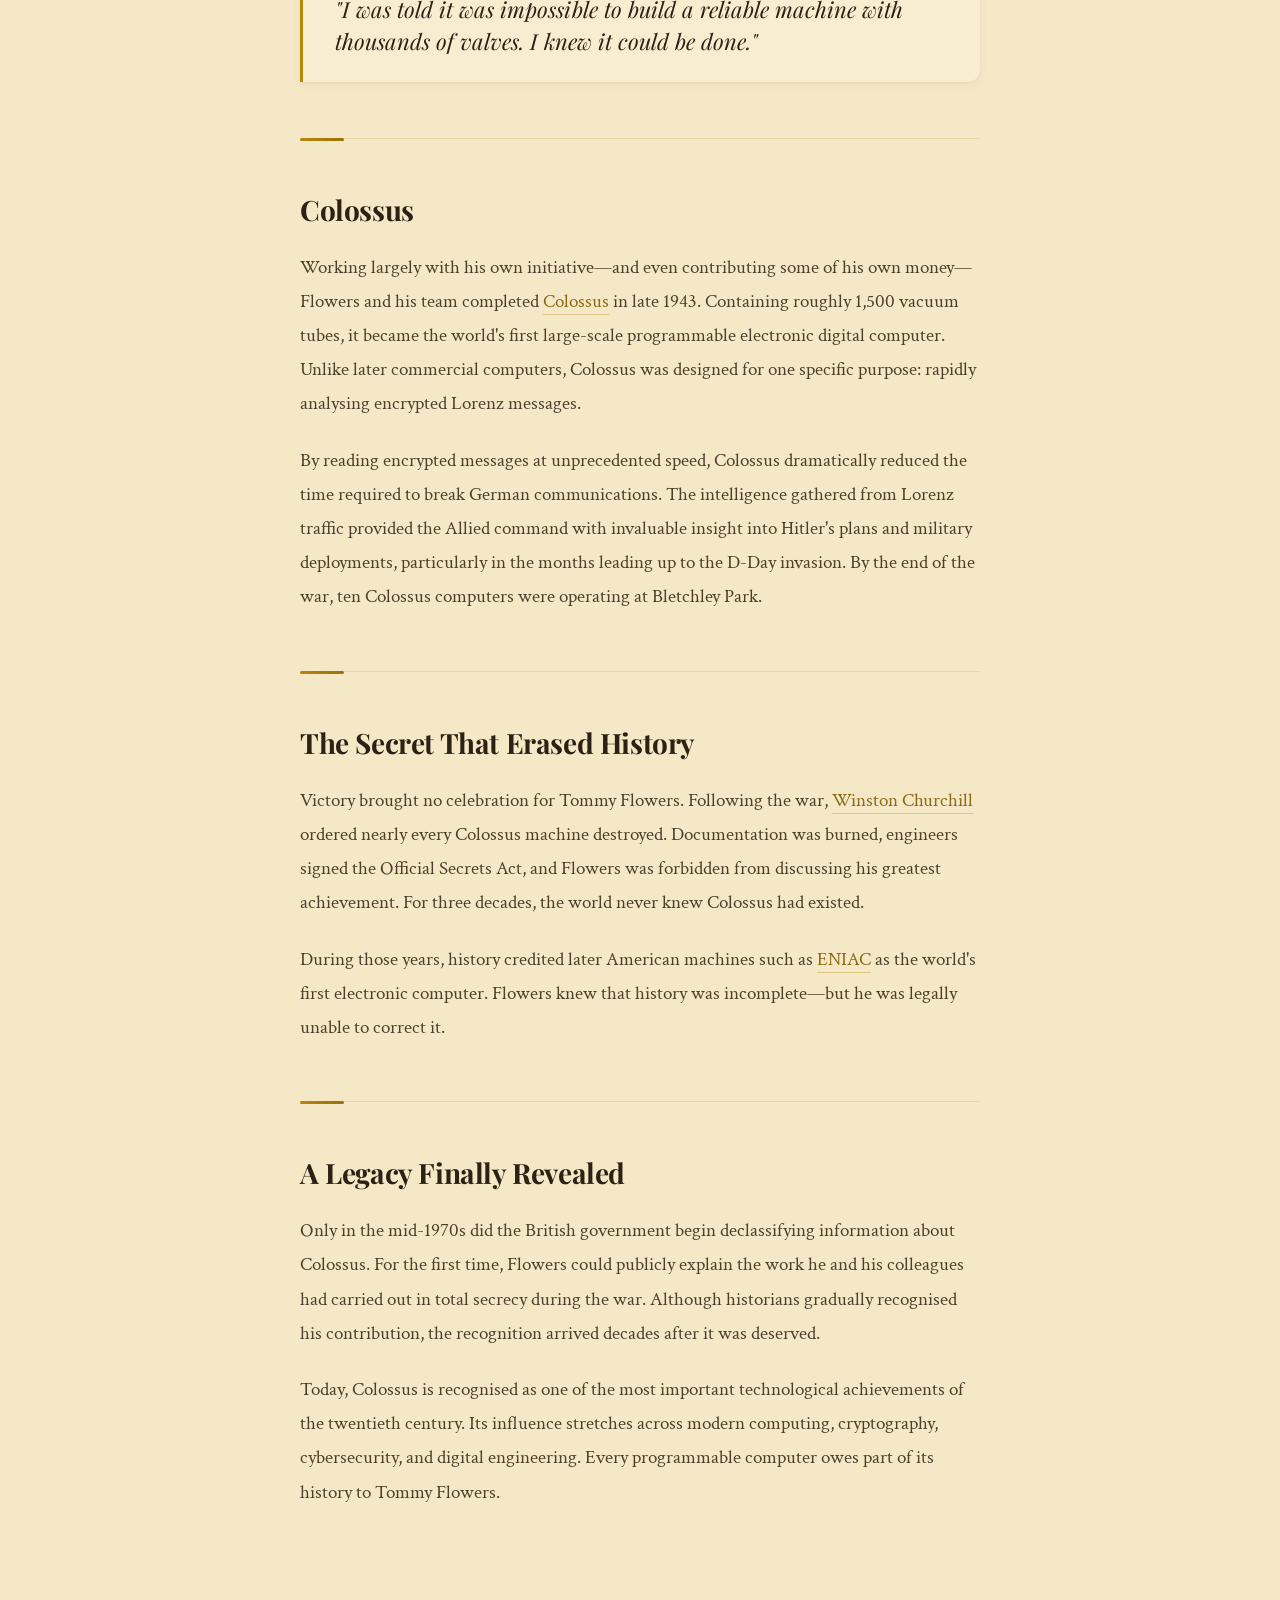
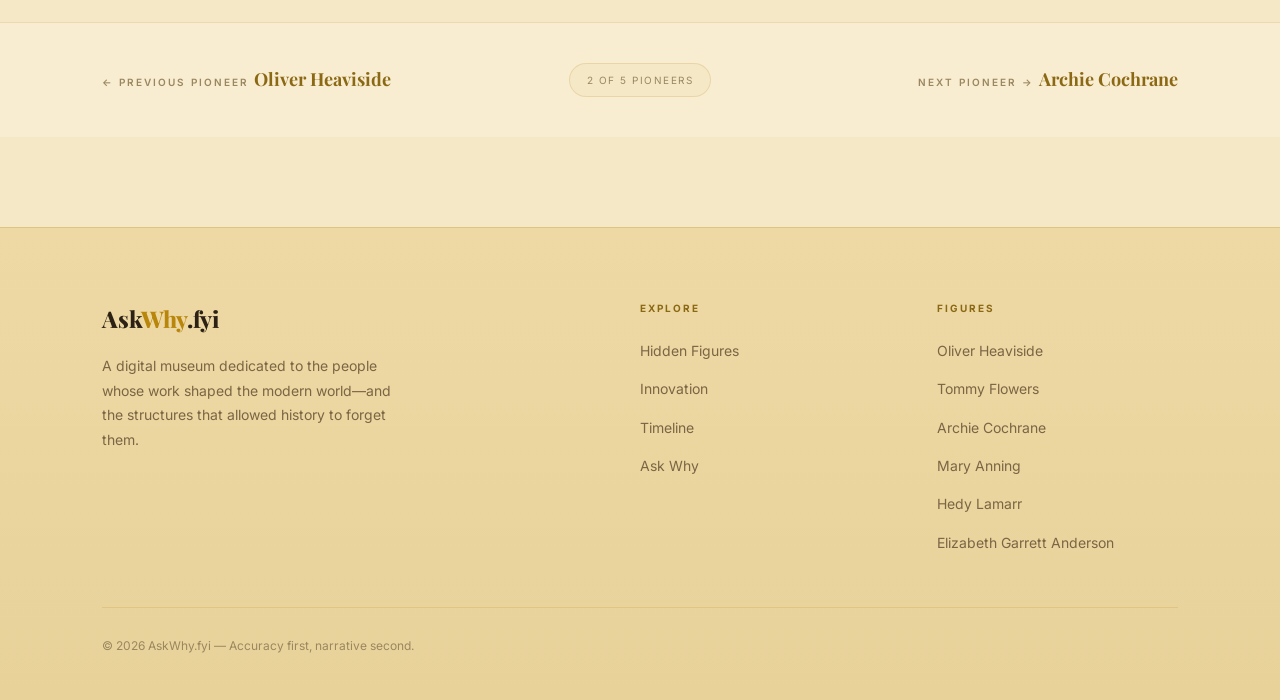
<file: flowers.html>
<!DOCTYPE html>
<html lang="en">
<head>
  <meta charset="UTF-8" />
  <meta name="viewport" content="width=device-width, initial-scale=1.0" />
  <title>Tommy Flowers — AskWhy.fyi</title>

  <link rel="stylesheet" href="style.css" />
</head>

<body>

<nav class="navbar">
  <a href="index.html" class="logo">Ask<span>Why</span>.fyi</a>

  <ul class="nav-links">
    <li><a href="hidden-figures.html">Explore</a></li>
    <li><a href="innovation.html">Innovation</a></li>
    <li><a href="hidden-figures.html" class="active">Hidden Figures</a></li>
    <li><a href="timeline.html">Timeline</a></li>
    <li><a href="ask-why.html">Ask Why</a></li>
  </ul>

  <div class="nav-right">
    <input class="nav-search" type="text" placeholder="Search pioneers…" />
    <a href="index.html#newsletter" class="subscribe-btn">Subscribe</a>
  </div>
</nav>


<!-- ==========================================
     BIO HEADER
========================================== -->

<div class="bio-header">

    <div class="bio-portrait">
        <img src="images/Tommy_Flowers.jpg"
             alt="Tommy Flowers">
    </div>

    <div class="bio-meta">

        <p class="bio-dates">
            1905 — 1998 · London, England
        </p>

        <h1 class="bio-name">
            Tommy Flowers
        </h1>

        <p class="bio-tagline">
            The Man Who Built the First Programmable Electronic Computer
        </p>

        <p class="bio-intro">

            Tommy Flowers was a British engineer whose quiet brilliance
            changed the course of the Second World War. Working in secrecy
            at Bletchley Park, he designed and built Colossus—the world's
            first programmable electronic digital computer. His invention
            helped break Germany's Lorenz cipher and saved countless lives,
            yet his achievement remained hidden from the public for decades.

        </p>

        <div class="bio-tags">

            <span class="tag-pill">Computing</span>

            <span class="tag-pill">World War II</span>

            <span class="tag-pill">Engineering</span>

            <span class="tag-pill">Cryptography</span>

        </div>

    </div>

</div>


<!-- ==========================================
     ARTICLE
========================================== -->

<div class="bio-article">

<h2>A Bricklayer's Son Who Changed Computing</h2>

<p>

Thomas Harold Flowers was born in <a href="https://en.wikipedia.org/wiki/Poplar,_London">Poplar</a>, East London, in 1905.
The son of a bricklayer, he left school at fourteen before serving
an apprenticeship in mechanical engineering. His talent eventually
led him to the <a href="https://en.wikipedia.org/wiki/General_Post_Office">General Post Office</a>, where he became one of Britain's
leading telephone engineers at Dollis Hill.

</p>

<p>

Unlike many engineers of his time, Flowers believed electronic
valves could operate continuously without constant failure.
While others considered vacuum tubes unreliable, Flowers knew
their weakness came from repeatedly switching them on and off.
Left running continuously, they were remarkably dependable.

</p>

<h2>Bletchley Park and a Different Kind of Machine</h2>

<p>

When Britain entered the Second World War, Flowers was recruited
to assist the codebreakers at <a href="https://en.wikipedia.org/wiki/Bletchley_Park">Bletchley Park</a>. <a href="https://en.wikipedia.org/wiki/Alan_Turing">Alan Turing</a>'s team
had already begun attacking the German Enigma cipher, but another
far more sophisticated system—the <a href="https://en.wikipedia.org/wiki/Lorenz_cipher">Lorenz cipher</a>—required an
entirely different solution.

</p>

<p>

The existing machine, Heath Robinson, relied on mechanical parts
that frequently fell out of synchronization. Flowers proposed a
fully electronic replacement.

Most experts believed such a machine would never work.

Flowers ignored them.

</p>

<div class="bio-pullquote">

<p>

"I was told it was impossible to build a reliable machine with
thousands of valves. I knew it could be done."

</p>

</div>

<h2>Colossus</h2>

<p>

Working largely with his own initiative—and even contributing some
of his own money—Flowers and his team completed <a href="https://en.wikipedia.org/wiki/Colossus_computer">Colossus</a> in late
1943.

Containing roughly 1,500 vacuum tubes, it became the world's first
large-scale programmable electronic digital computer.

Unlike later commercial computers, Colossus was designed for one
specific purpose: rapidly analysing encrypted Lorenz messages.
</p>

<p>

By reading encrypted messages at unprecedented speed,
Colossus dramatically reduced the time required to break
German communications.

The intelligence gathered from Lorenz traffic provided
the Allied command with invaluable insight into Hitler's
plans and military deployments, particularly in the months
leading up to the D-Day invasion.

By the end of the war, ten Colossus computers were
operating at Bletchley Park.

</p>

<h2>The Secret That Erased History</h2>

<p>

Victory brought no celebration for Tommy Flowers.

Following the war, <a href="https://en.wikipedia.org/wiki/Winston_Churchill">Winston Churchill</a> ordered nearly every
Colossus machine destroyed. Documentation was burned,
engineers signed the Official Secrets Act, and Flowers
was forbidden from discussing his greatest achievement.

For three decades, the world never knew Colossus had
existed.

</p>

<p>

During those years, history credited later American
machines such as <a href="https://en.wikipedia.org/wiki/ENIAC">ENIAC</a> as the world's first electronic
computer.

Flowers knew that history was incomplete—but he was
legally unable to correct it.

</p>

<h2>A Legacy Finally Revealed</h2>

<p>

Only in the mid-1970s did the British government begin
declassifying information about Colossus.

For the first time, Flowers could publicly explain the
work he and his colleagues had carried out in total
secrecy during the war.

Although historians gradually recognised his contribution,
the recognition arrived decades after it was deserved.

</p>

<p>

Today, Colossus is recognised as one of the most important
technological achievements of the twentieth century.

Its influence stretches across modern computing,
cryptography, cybersecurity, and digital engineering.

Every programmable computer owes part of its history to
Tommy Flowers.

</p>

</div>

<!-- ==========================================
     PREVIOUS / NEXT
========================================== -->

<div class="bio-footer-nav">

    <div class="bio-nav-prev">

        <a href="heaviside.html">

            <span class="bio-nav-label">
                ← Previous Pioneer
            </span>

            <span class="bio-nav-name">
                Oliver Heaviside
            </span>

        </a>

    </div>

    <span class="bio-nav-badge">
        2 of 5 Pioneers
    </span>

    <div class="bio-nav-next">

        <a href="cochrane.html">

            <span class="bio-nav-label">
                Next Pioneer →
            </span>

            <span class="bio-nav-name">
                Archie Cochrane
            </span>

        </a>

    </div>

</div>

<footer>

<div class="footer-grid">

<div class="footer-brand">

<a href="index.html" class="logo">
Ask<span style="color:var(--gold)">Why</span>.fyi
</a>

<p class="footer-desc">

A digital museum dedicated to the people whose work shaped
the modern world—and the structures that allowed history
to forget them.

</p>

</div>

<div>

<h4 class="footer-col-title">Explore</h4>

<ul class="footer-links">

<li><a href="hidden-figures.html">Hidden Figures</a></li>

<li><a href="innovation.html">Innovation</a></li>

<li><a href="timeline.html">Timeline</a></li>

<li><a href="ask-why.html">Ask Why</a></li>

</ul>

</div>

<div>

<h4 class="footer-col-title">Figures</h4>

<ul class="footer-links">

<li><a href="heaviside.html">Oliver Heaviside</a></li>

<li><a href="flowers.html">Tommy Flowers</a></li>

<li><a href="cochrane.html">Archie Cochrane</a></li>

<li><a href="mary-anning.html">Mary Anning</a></li>

<li><a href="hedy-lamarr.html">Hedy Lamarr</a></li>

<li>
<a href="elizabeth-garrett-anderson.html">
Elizabeth Garrett Anderson
</a>
</li>

</ul>

</div>

</div>

<div class="footer-bottom">

© 2026 AskWhy.fyi — Accuracy first, narrative second.

</div>

</footer>

<script src="script.js"></script>

</body>
</html>
</file>
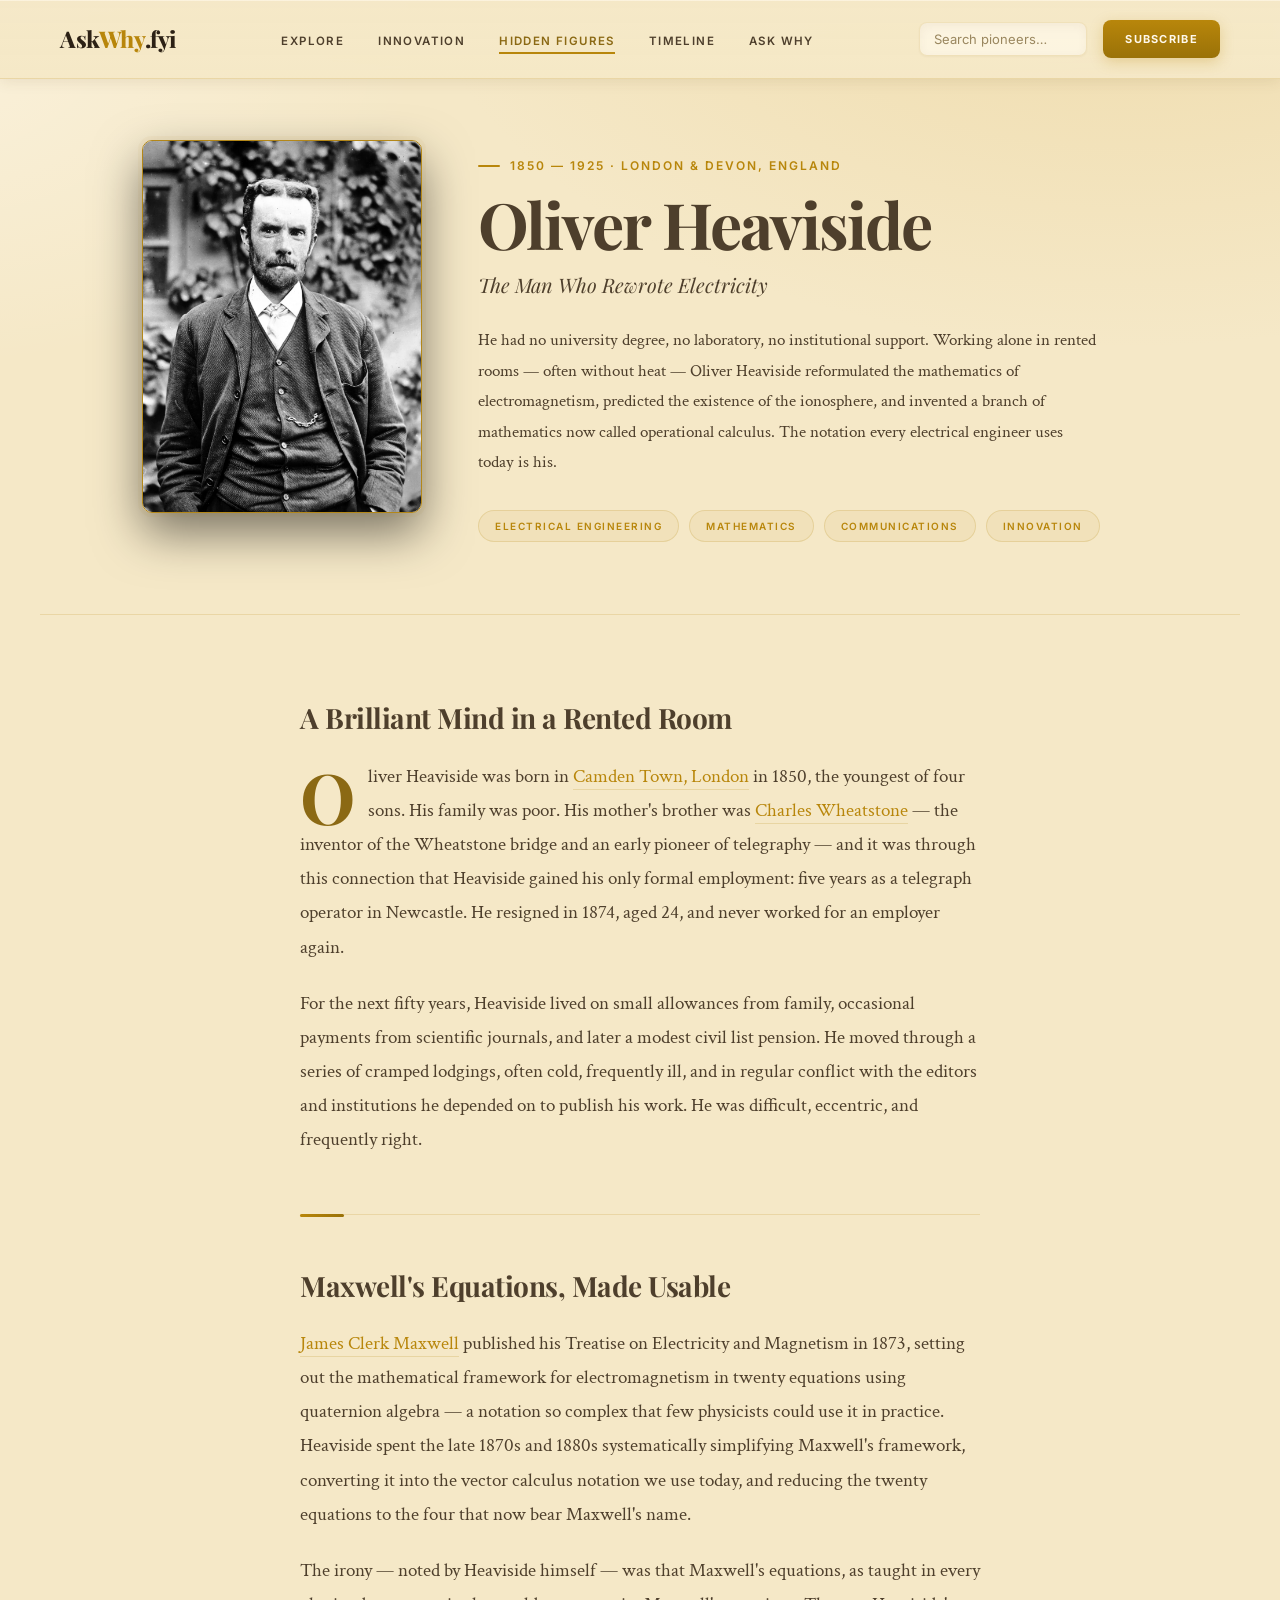
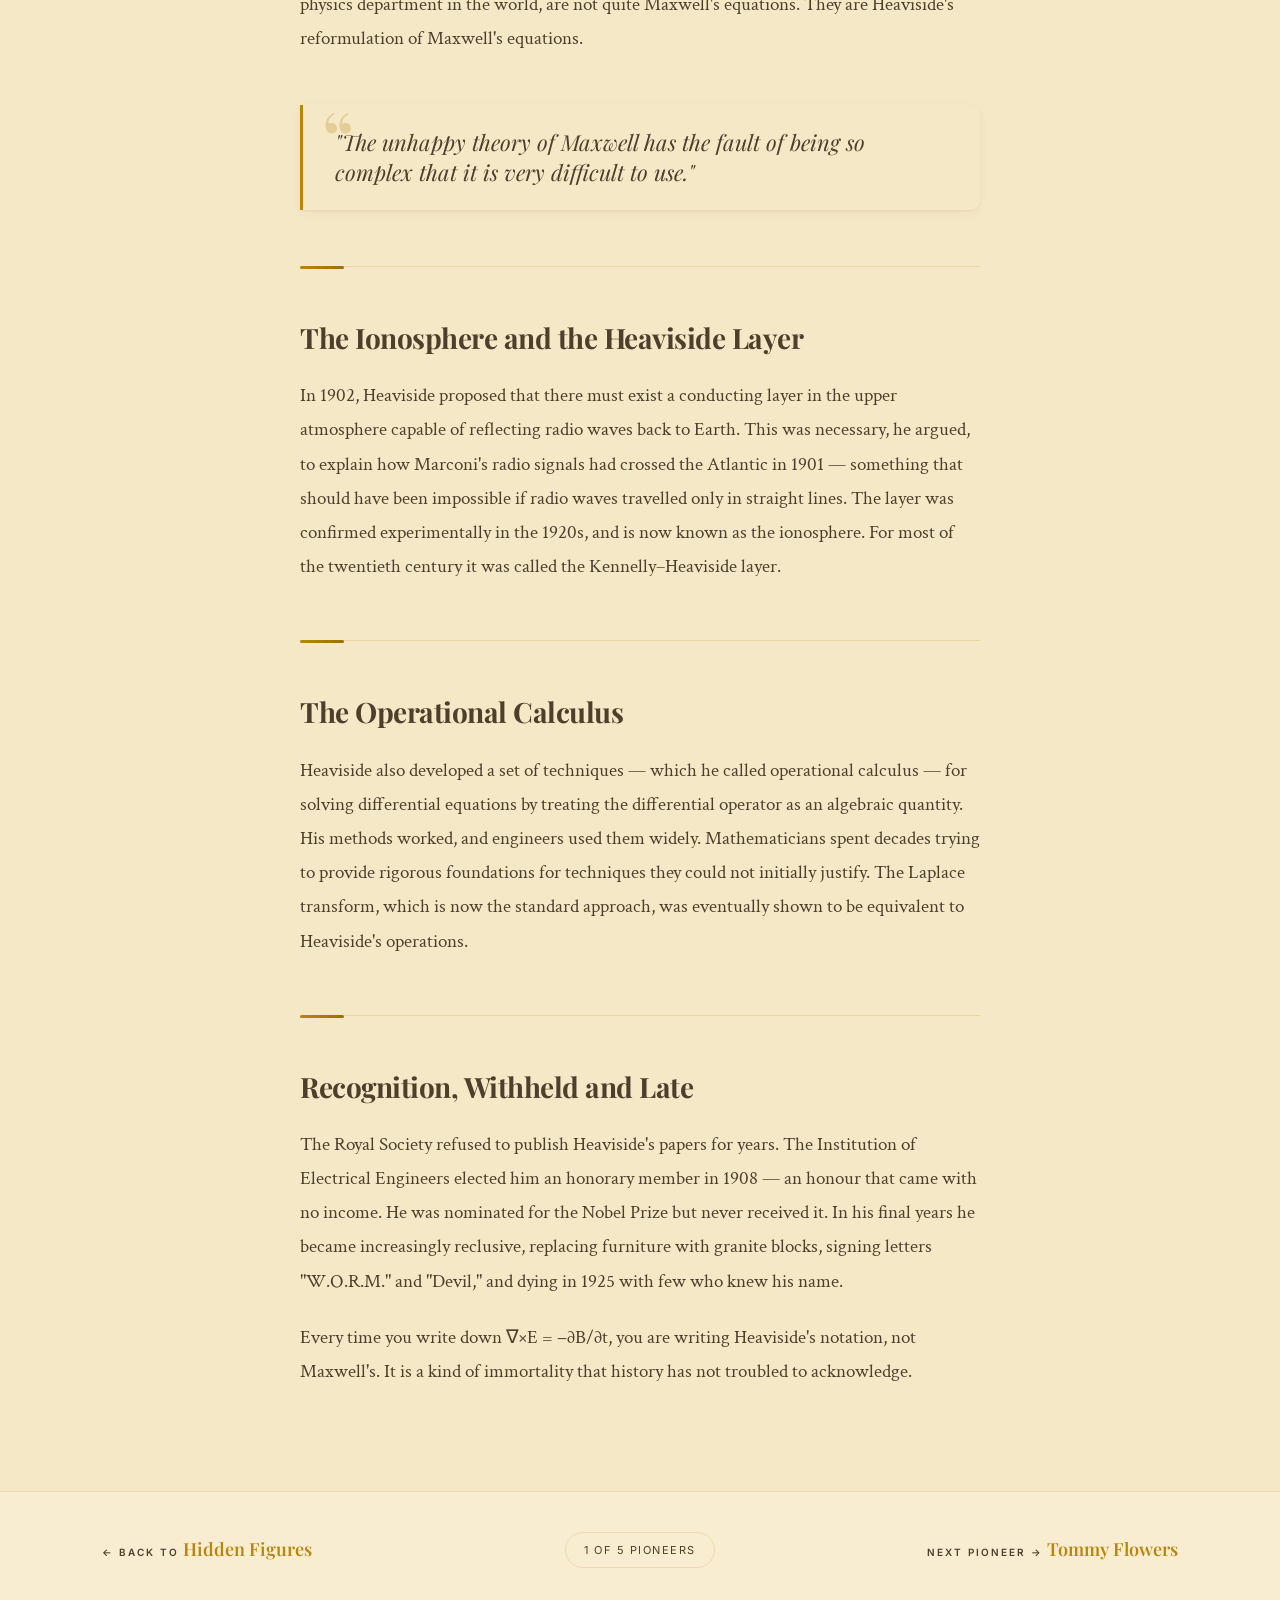
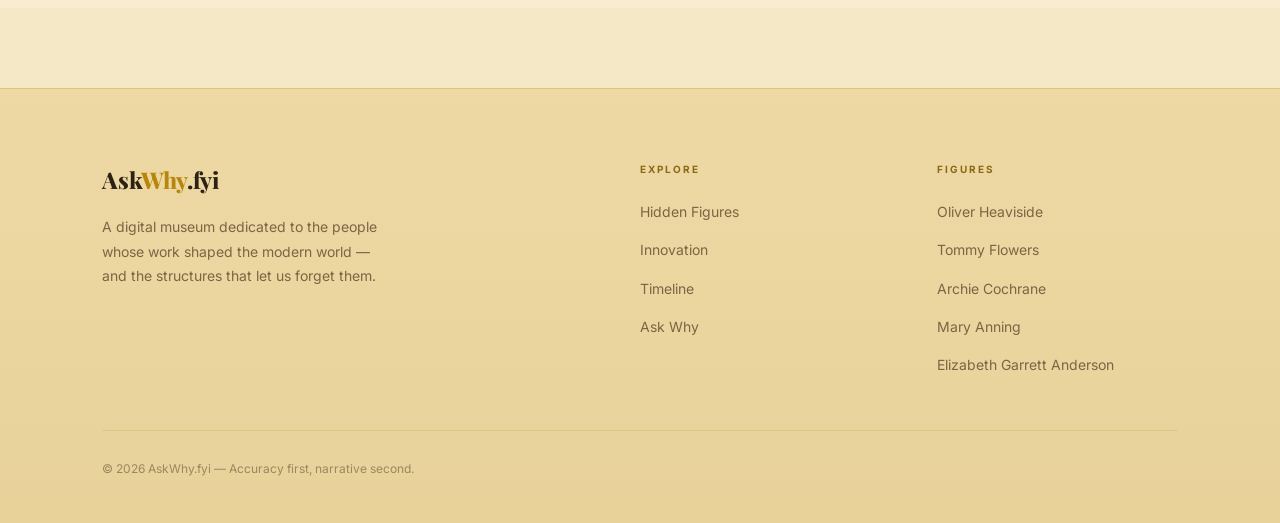
<file: heaviside.html>
<!DOCTYPE html>
<html lang="en">
<head>
  <meta charset="UTF-8" />
  <meta name="viewport" content="width=device-width, initial-scale=1.0" />
  <title>Oliver Heaviside — AskWhy.fyi</title>
  <link rel="stylesheet" href="style.css" />
  <style>

    /* ── Bio Header: portrait + text side by side ── */
    .bio-header {
      display: flex;
      align-items: flex-start;
      gap: 56px;
      padding: 140px 8% 72px;
      border-bottom: 1px solid var(--border);
      max-width: 1200px;
      margin: 0 auto;
    }

    /* Portrait — contained, gold bordered */
    .bio-portrait {
      flex-shrink: 0;
      width: 280px;
    }

    .bio-portrait img {
      width: 100%;
      aspect-ratio: 3/4;
      object-fit: cover;
      object-position: center top;
      display: block;
      border-radius: 10px;
      border: 1px solid var(--gold);
      filter: grayscale(15%) contrast(1.05);
      box-shadow: 0 0 0 4px rgba(201,168,76,.08), 0 20px 48px rgba(0,0,0,.5);
    }

    /* Right: all the text */
    .bio-meta {
      flex: 1;
      padding-top: 8px;
    }

    .bio-dates {
      font-size: 12px;
      font-weight: 600;
      letter-spacing: 2px;
      text-transform: uppercase;
      color: var(--gold);
      margin-bottom: 16px;
    }

    .bio-name {
      font-family: var(--font-display);
      font-size: clamp(44px, 5vw, 72px);
      font-weight: 700;
      color: var(--white);
      line-height: 1.0;
      letter-spacing: -2px;
      margin-bottom: 12px;
    }

    .bio-tagline {
      font-family: var(--font-display);
      font-size: 20px;
      font-style: italic;
      color: var(--text-body);
      margin-bottom: 24px;
    }

    .bio-intro {
      font-family: var(--font-serif);
      font-size: 17px;
      color: var(--text-body);
      line-height: 1.8;
      margin-bottom: 32px;
      max-width: 620px;
    }

    .bio-tags {
      display: flex;
      flex-wrap: wrap;
      gap: 10px;
    }

    .bio-tags .tag-pill {
      background: rgba(201,168,76,.10);
      border: 1px solid rgba(201,168,76,.30);
      color: var(--gold);
      font-size: 10px;
      font-weight: 600;
      letter-spacing: 1.5px;
      text-transform: uppercase;
      padding: 7px 16px;
      border-radius: 999px;
    }

    /* ── Article body ── */
    .bio-article {
      max-width: 760px;
      margin: 0 auto;
      padding: 80px 40px 80px;
    }

    .bio-article h2 {
      font-family: var(--font-display);
      font-size: 28px;
      font-weight: 700;
      color: var(--white);
      letter-spacing: -.5px;
      margin: 56px 0 18px;
      padding-top: 48px;
      border-top: 1px solid var(--border);
    }

    .bio-article h2:first-child {
      margin-top: 0;
      padding-top: 0;
      border-top: none;
    }

    .bio-article p {
      font-family: var(--font-serif);
      font-size: 19px;
      color: var(--text-body);
      line-height: 1.8;
      margin-bottom: 22px;
    }

    .bio-article a {
      color: var(--gold);
      border-bottom: 1px solid rgba(201,168,76,.3);
      transition: border-color .2s;
    }
    .bio-article a:hover { border-color: var(--gold); }

    .bio-pullquote {
      border-left: 3px solid var(--gold);
      padding: 22px 32px;
      margin: 48px 0;
      background: var(--navy-card);
      border-radius: 0 10px 10px 0;
    }

    .bio-pullquote p {
      font-family: var(--font-display);
      font-size: 22px;
      font-style: italic;
      color: var(--white);
      line-height: 1.4;
      margin: 0;
    }

    /* ── Prev / Next nav ── */
    .bio-footer-nav {
      display: grid;
      grid-template-columns: 1fr auto 1fr;
      align-items: center;
      gap: 20px;
      padding: 40px 8%;
      border-top: 1px solid var(--border);
      margin-bottom: 80px;
    }

    .bio-nav-prev, .bio-nav-next { display: flex; flex-direction: column; gap: 5px; }
    .bio-nav-next { align-items: flex-end; }

    .bio-nav-label {
      font-size: 10px;
      font-weight: 600;
      letter-spacing: 2px;
      text-transform: uppercase;
      color: var(--text-muted);
    }

    .bio-nav-name {
      font-family: var(--font-display);
      font-size: 18px;
      font-weight: 600;
      color: var(--gold);
      transition: color .2s;
    }

    .bio-nav-prev a:hover .bio-nav-name,
    .bio-nav-next a:hover .bio-nav-name { color: var(--white); }

    .bio-nav-badge {
      background: var(--navy-card);
      border: 1px solid var(--border);
      border-radius: 20px;
      padding: 8px 18px;
      font-size: 11px;
      letter-spacing: 1.5px;
      text-transform: uppercase;
      color: var(--text-muted);
      white-space: nowrap;
    }

    /* ── Responsive ── */
    @media (max-width: 860px) {
      .bio-header { flex-direction: column; padding: 120px 6% 56px; gap: 36px; }
      .bio-portrait { width: 200px; }
      .bio-article { padding: 60px 6%; }
      .bio-footer-nav { padding: 32px 6%; }
    }

    @media (max-width: 560px) {
      .bio-name { font-size: 40px; }
      .bio-portrait { width: 160px; }
      .bio-footer-nav { grid-template-columns: 1fr 1fr; }
      .bio-nav-badge { display: none; }
    }
  </style>
</head>
<body>

  <nav class="navbar">
    <a href="index.html" class="logo">Ask<span>Why</span>.fyi</a>
    <ul class="nav-links">
      <li><a href="hidden-figures.html">Explore</a></li>
      <li><a href="innovation.html">Innovation</a></li>
      <li><a href="hidden-figures.html" class="active">Hidden Figures</a></li>
      <li><a href="timeline.html">Timeline</a></li>
      <li><a href="ask-why.html">Ask Why</a></li>
    </ul>
    <div class="nav-right">
      <input class="nav-search" type="text" placeholder="Search pioneers…" />
      <a href="index.html#newsletter" class="subscribe-btn">Subscribe</a>
    </div>
  </nav>

  <!-- ── Header: portrait + text ── -->
  <div class="bio-header">
    <div class="bio-portrait">
      <img src="images/heaviside.jpg" alt="Oliver Heaviside" />
    </div>
    <div class="bio-meta">
      <p class="bio-dates">1850 — 1925 · London &amp; Devon, England</p>
      <h1 class="bio-name">Oliver Heaviside</h1>
      <p class="bio-tagline">The Man Who Rewrote Electricity</p>
      <p class="bio-intro">He had no university degree, no laboratory, no institutional support. Working alone in rented rooms — often without heat — Oliver Heaviside reformulated the mathematics of electromagnetism, predicted the existence of the ionosphere, and invented a branch of mathematics now called operational calculus. The notation every electrical engineer uses today is his.</p>
      <div class="bio-tags">
        <span class="tag-pill">Electrical Engineering</span>
        <span class="tag-pill">Mathematics</span>
        <span class="tag-pill">Communications</span>
        <span class="tag-pill">Innovation</span>
      </div>
    </div>
  </div>

  <!-- ── Article ── -->
  <div class="bio-article">

    <h2>A Brilliant Mind in a Rented Room</h2>
    <p>Oliver Heaviside was born in <a href="https://en.wikipedia.org/wiki/Camden_Town">Camden Town, London</a> in 1850, the youngest of four sons. His family was poor. His mother's brother was <a href="https://en.wikipedia.org/wiki/Charles_Wheatstone">Charles Wheatstone</a> — the inventor of the Wheatstone bridge and an early pioneer of telegraphy — and it was through this connection that Heaviside gained his only formal employment: five years as a telegraph operator in Newcastle. He resigned in 1874, aged 24, and never worked for an employer again.</p>
    <p>For the next fifty years, Heaviside lived on small allowances from family, occasional payments from scientific journals, and later a modest civil list pension. He moved through a series of cramped lodgings, often cold, frequently ill, and in regular conflict with the editors and institutions he depended on to publish his work. He was difficult, eccentric, and frequently right.</p>

    <h2>Maxwell's Equations, Made Usable</h2>
    <p><a href="https://en.wikipedia.org/wiki/James_Clerk_Maxwell">James Clerk Maxwell</a> published his Treatise on Electricity and Magnetism in 1873, setting out the mathematical framework for electromagnetism in twenty equations using quaternion algebra — a notation so complex that few physicists could use it in practice. Heaviside spent the late 1870s and 1880s systematically simplifying Maxwell's framework, converting it into the vector calculus notation we use today, and reducing the twenty equations to the four that now bear Maxwell's name.</p>
    <p>The irony — noted by Heaviside himself — was that Maxwell's equations, as taught in every physics department in the world, are not quite Maxwell's equations. They are Heaviside's reformulation of Maxwell's equations.</p>

    <div class="bio-pullquote">
      <p>"The unhappy theory of Maxwell has the fault of being so complex that it is very difficult to use."</p>
    </div>

    <h2>The Ionosphere and the Heaviside Layer</h2>
    <p>In 1902, Heaviside proposed that there must exist a conducting layer in the upper atmosphere capable of reflecting radio waves back to Earth. This was necessary, he argued, to explain how Marconi's radio signals had crossed the Atlantic in 1901 — something that should have been impossible if radio waves travelled only in straight lines. The layer was confirmed experimentally in the 1920s, and is now known as the ionosphere. For most of the twentieth century it was called the Kennelly–Heaviside layer.</p>

    <h2>The Operational Calculus</h2>
    <p>Heaviside also developed a set of techniques — which he called operational calculus — for solving differential equations by treating the differential operator as an algebraic quantity. His methods worked, and engineers used them widely. Mathematicians spent decades trying to provide rigorous foundations for techniques they could not initially justify. The Laplace transform, which is now the standard approach, was eventually shown to be equivalent to Heaviside's operations.</p>

    <h2>Recognition, Withheld and Late</h2>
    <p>The Royal Society refused to publish Heaviside's papers for years. The Institution of Electrical Engineers elected him an honorary member in 1908 — an honour that came with no income. He was nominated for the Nobel Prize but never received it. In his final years he became increasingly reclusive, replacing furniture with granite blocks, signing letters "W.O.R.M." and "Devil," and dying in 1925 with few who knew his name.</p>
    <p>Every time you write down ∇×E = −∂B/∂t, you are writing Heaviside's notation, not Maxwell's. It is a kind of immortality that history has not troubled to acknowledge.</p>

  </div>

  <!-- ── Prev / Next ── -->
  <div class="bio-footer-nav">
    <div class="bio-nav-prev">
      <a href="hidden-figures.html">
        <span class="bio-nav-label">← Back to</span>
        <span class="bio-nav-name">Hidden Figures</span>
      </a>
    </div>
    <span class="bio-nav-badge">1 of 5 Pioneers</span>
    <div class="bio-nav-next">
      <a href="flowers.html">
        <span class="bio-nav-label">Next Pioneer →</span>
        <span class="bio-nav-name">Tommy Flowers</span>
      </a>
    </div>
  </div>

  <footer>
    <div class="footer-grid">
      <div class="footer-brand">
        <a href="index.html" class="logo">Ask<span style="color:var(--gold)">Why</span>.fyi</a>
        <p class="footer-desc">A digital museum dedicated to the people whose work shaped the modern world — and the structures that let us forget them.</p>
      </div>
      <div>
        <h4 class="footer-col-title">Explore</h4>
        <ul class="footer-links">
          <li><a href="hidden-figures.html">Hidden Figures</a></li>
          <li><a href="innovation.html">Innovation</a></li>
          <li><a href="timeline.html">Timeline</a></li>
          <li><a href="ask-why.html">Ask Why</a></li>
        </ul>
      </div>
      <div>
        <h4 class="footer-col-title">Figures</h4>
        <ul class="footer-links">
          <li><a href="heaviside.html">Oliver Heaviside</a></li>
          <li><a href="flowers.html">Tommy Flowers</a></li>
          <li><a href="cochrane.html">Archie Cochrane</a></li>
          <li><a href="mary-anning.html">Mary Anning</a></li>
          <li><a href="elizabeth-garrett-anderson.html">Elizabeth Garrett Anderson</a></li>
        </ul>
      </div>
    </div>
    <div class="footer-bottom">© 2026 AskWhy.fyi — Accuracy first, narrative second.</div>
  </footer>

  <script src="script.js"></script>
</body>
</html>
</file>
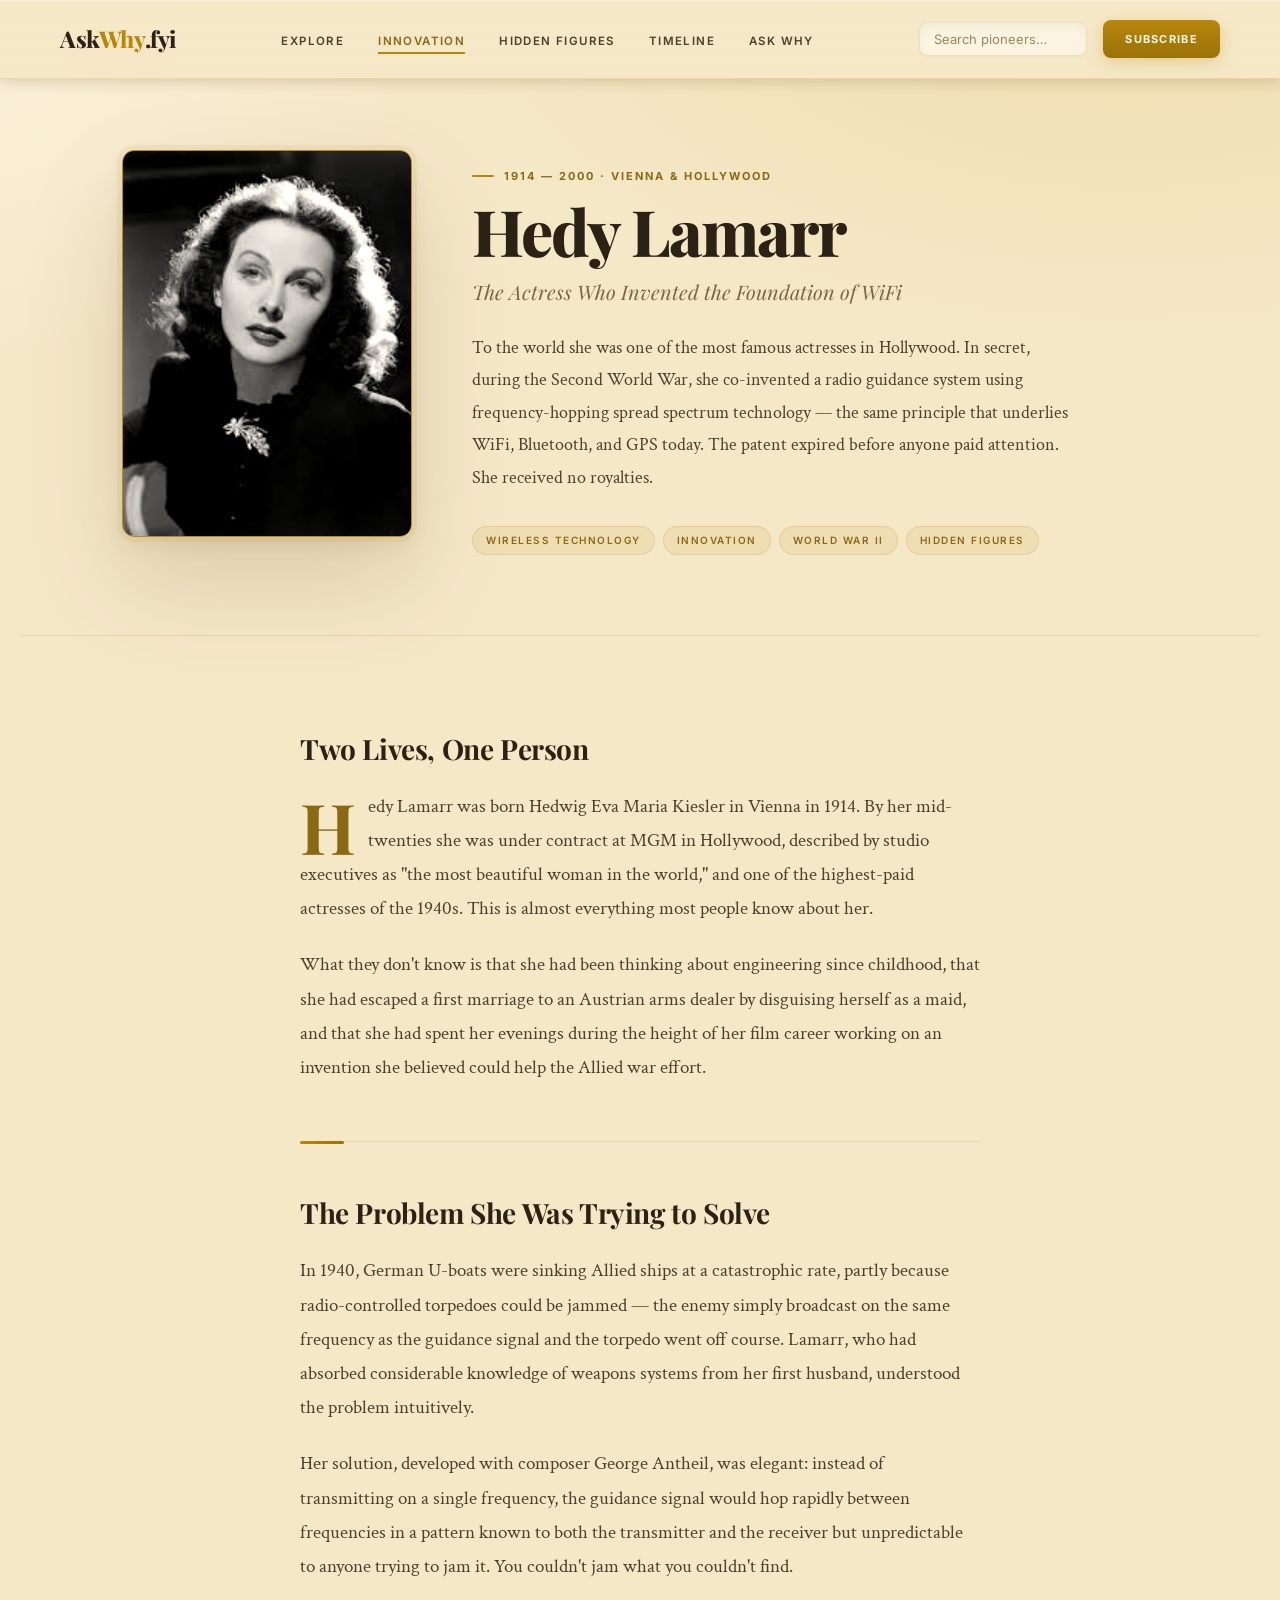
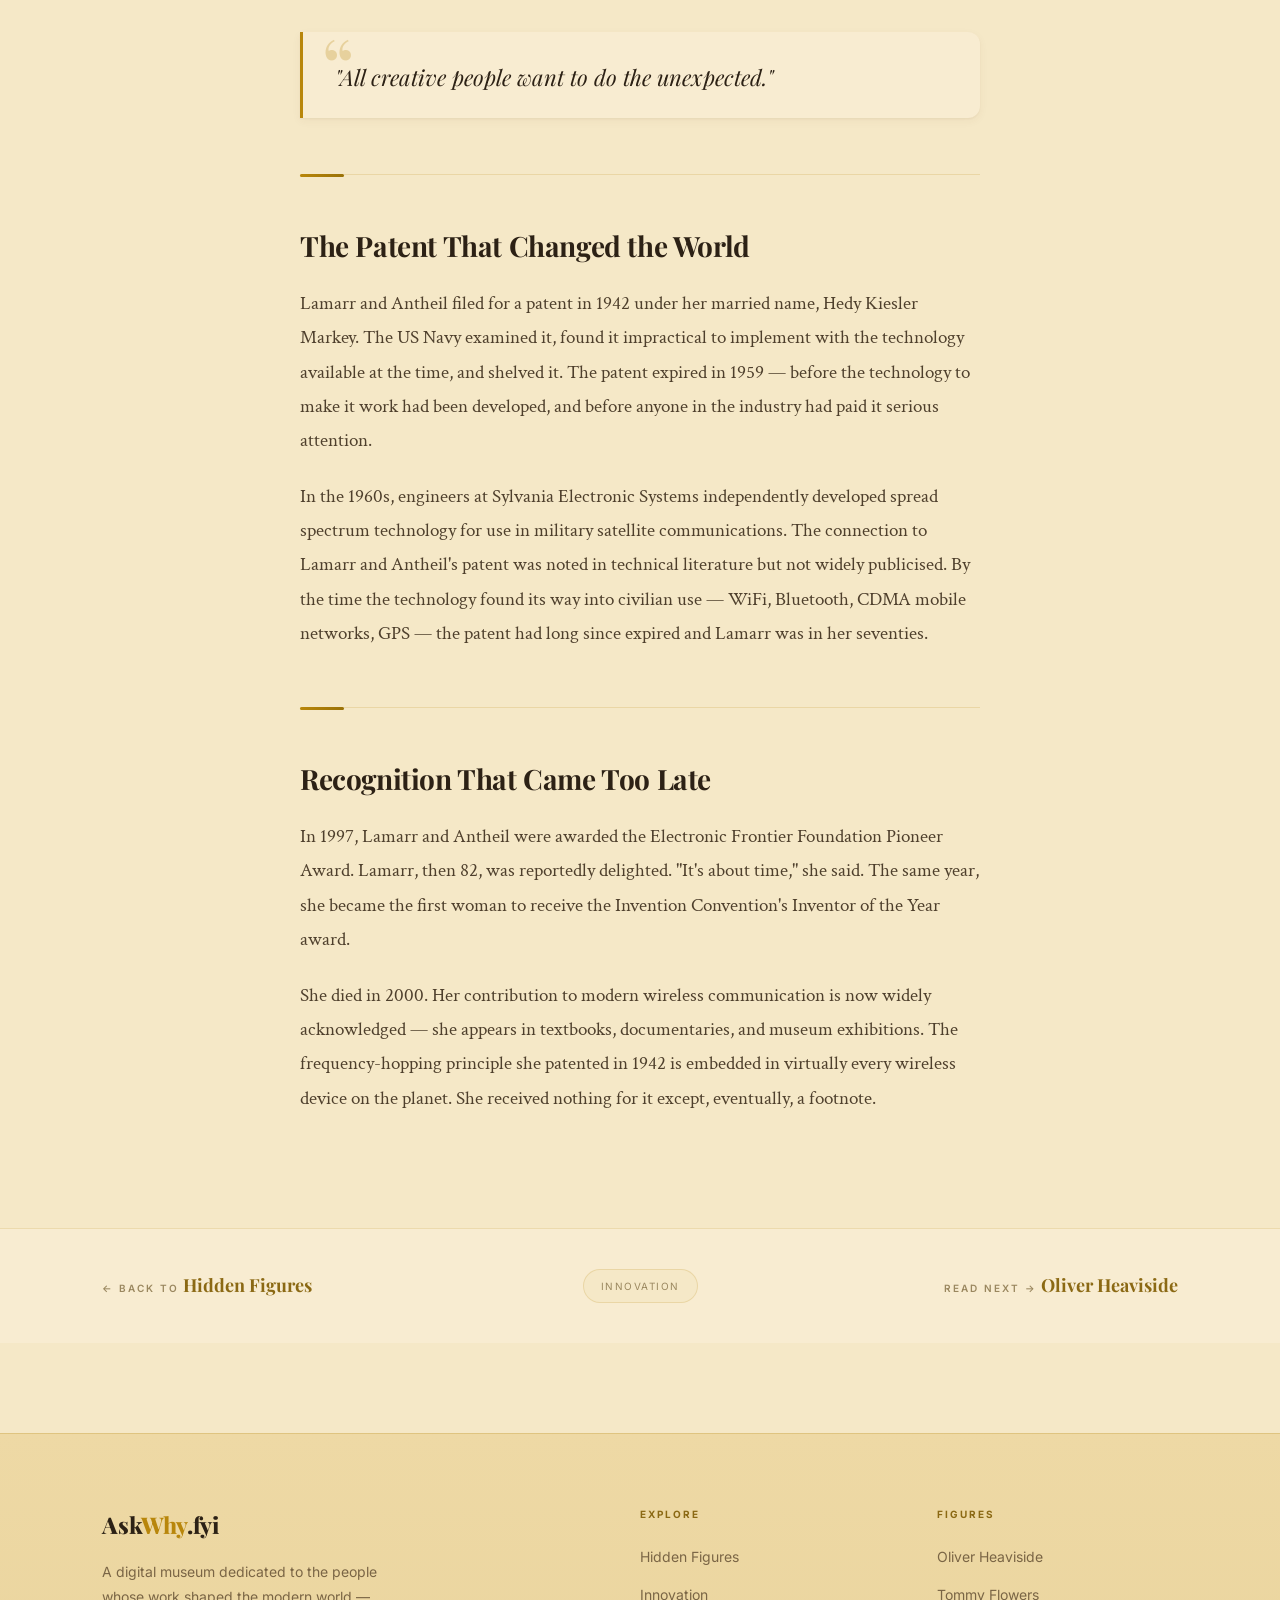
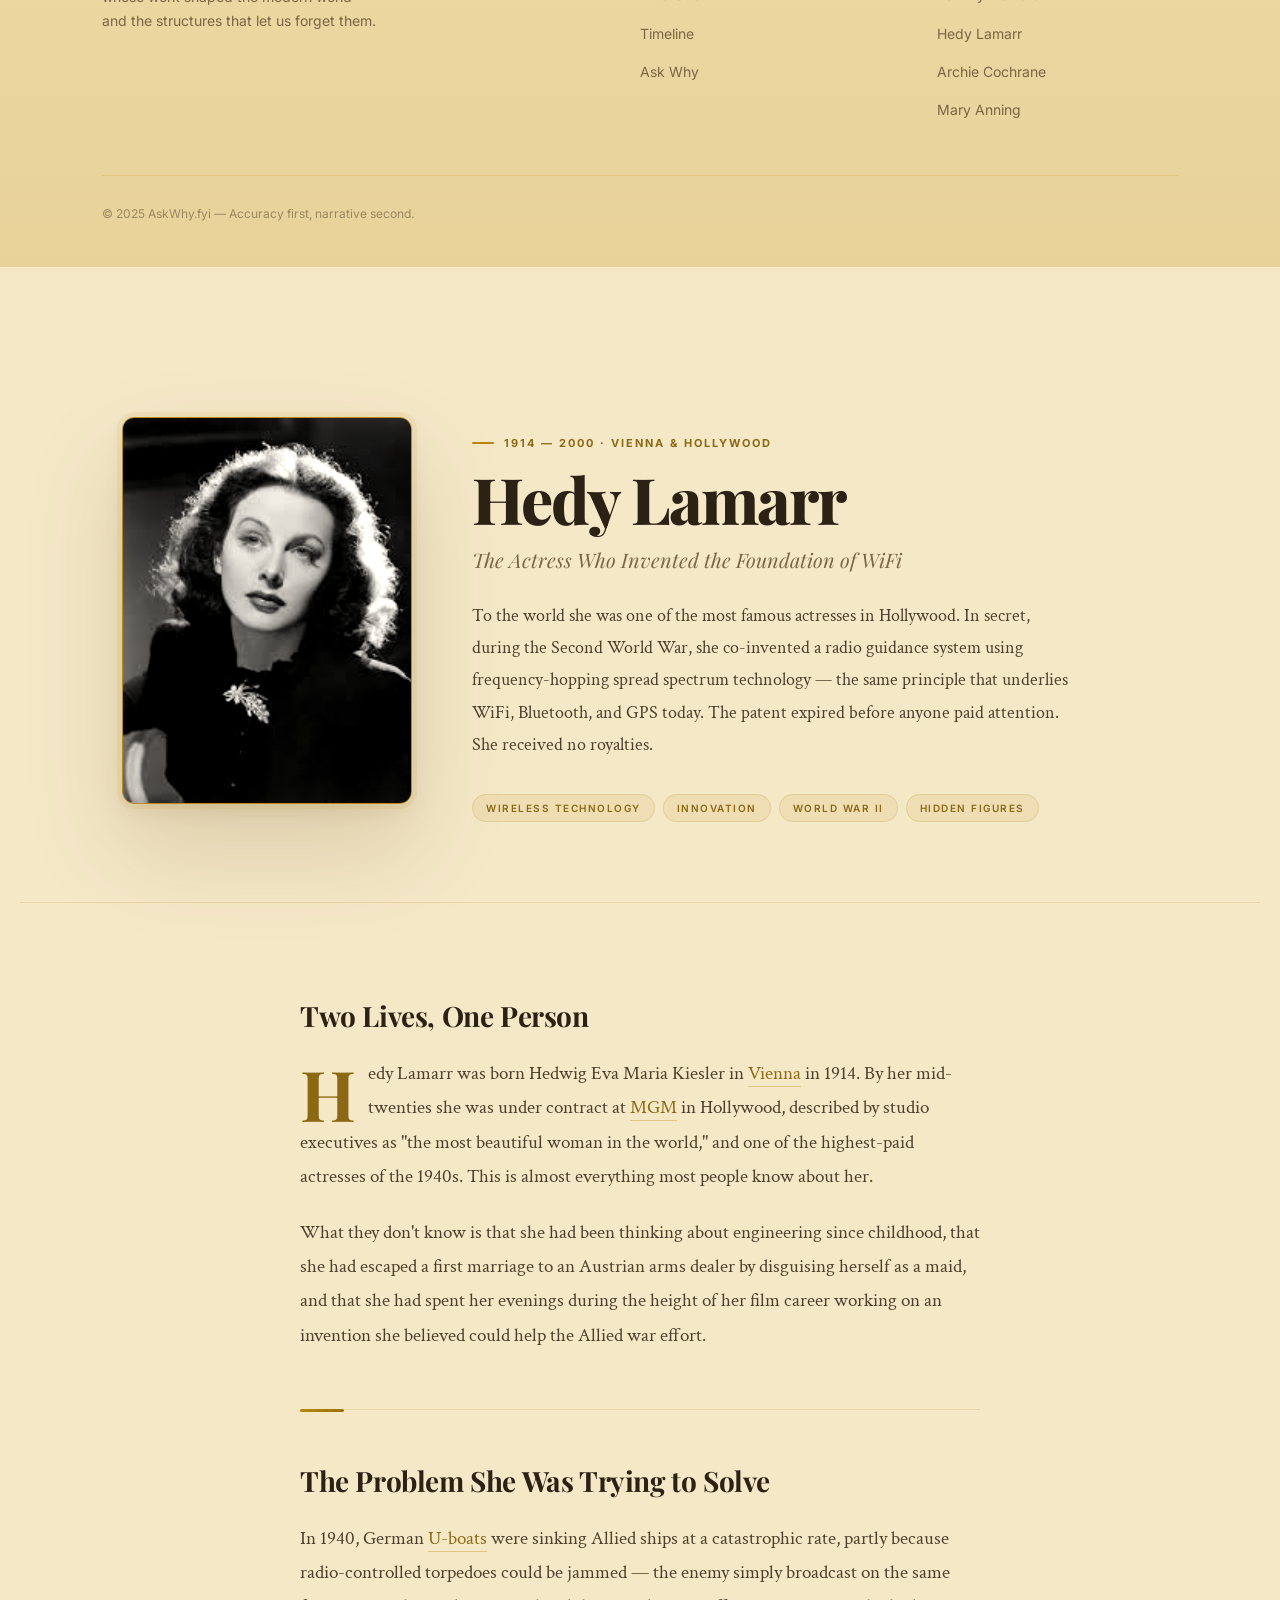
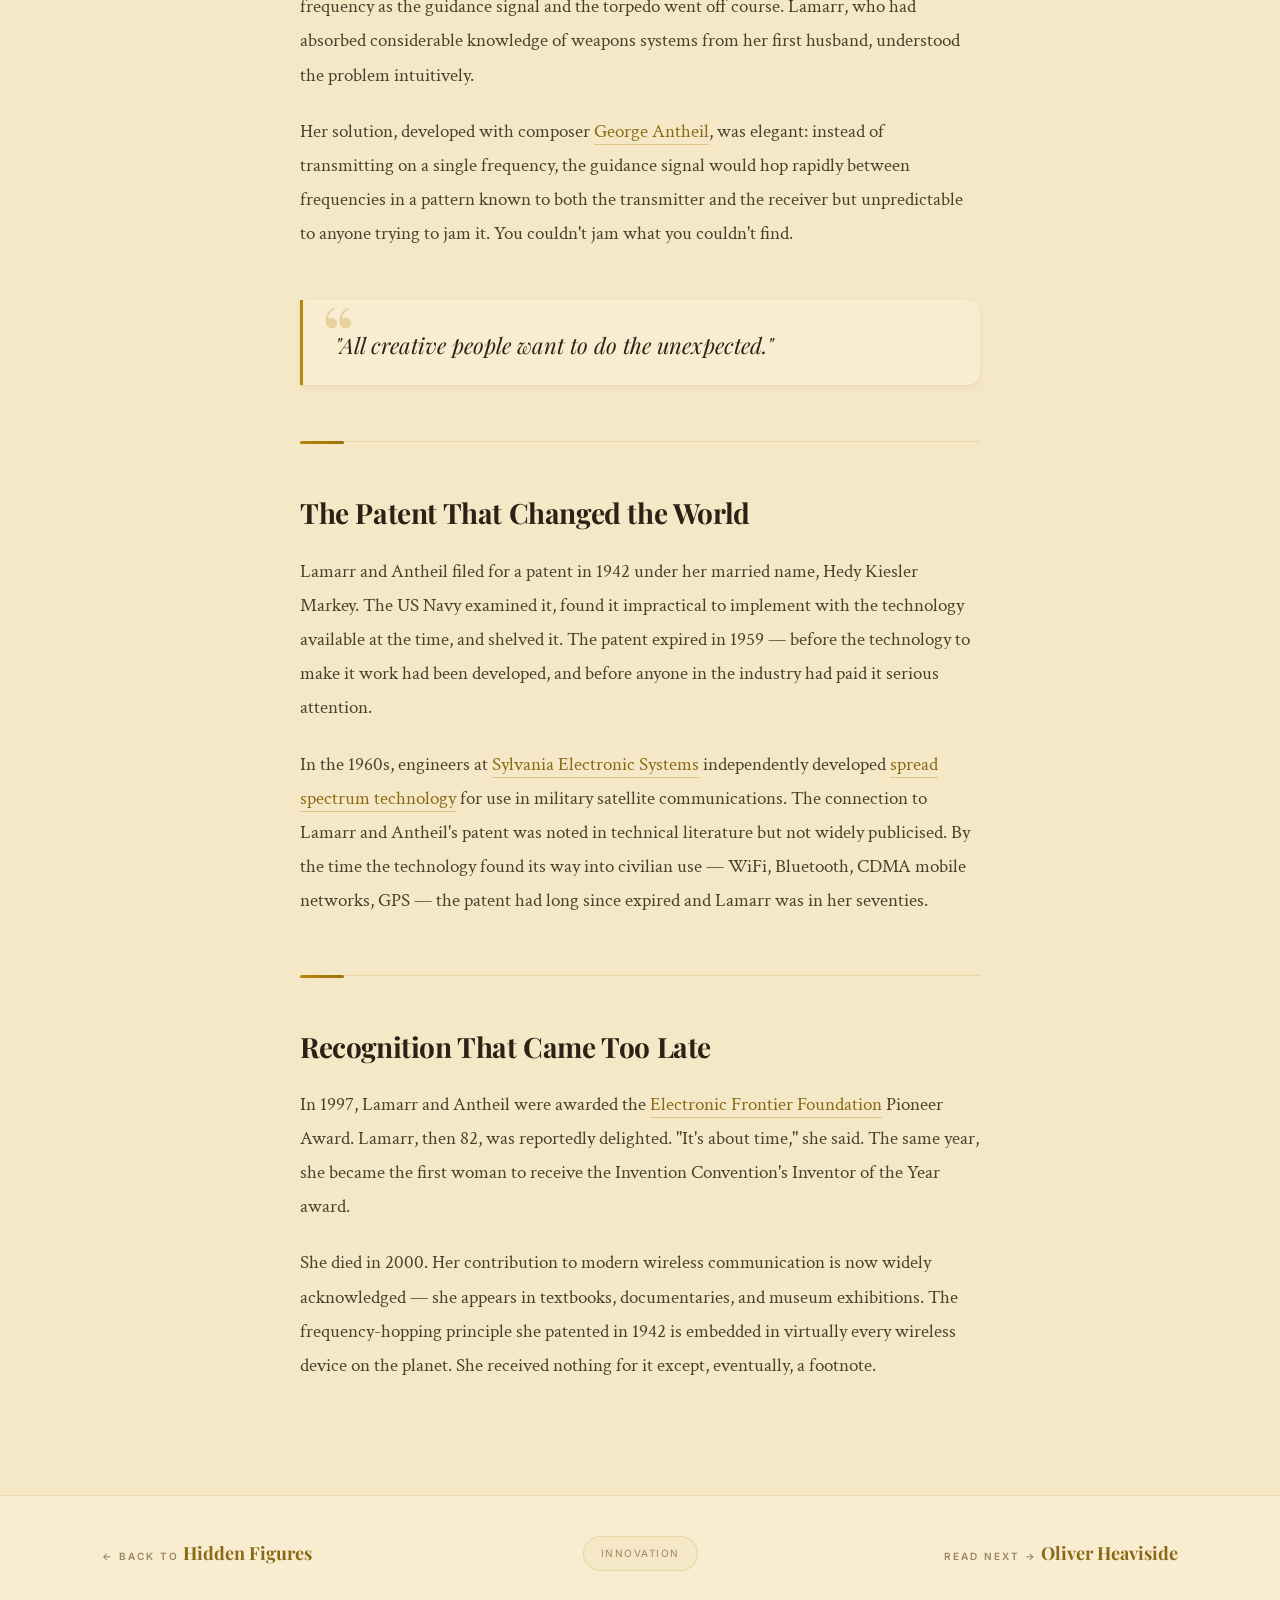
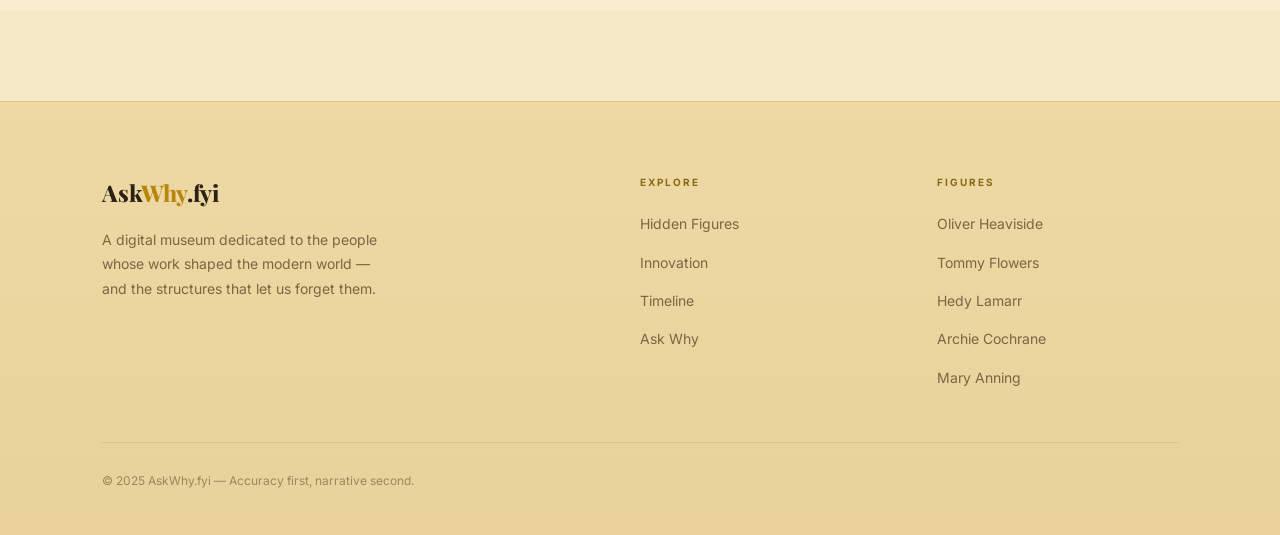
<file: hedy-lamarr.html>
<!DOCTYPE html>
<html lang="en">
<head>
  <meta charset="UTF-8" />
  <meta name="viewport" content="width=device-width, initial-scale=1.0" />
  <title>Hedy Lamarr — AskWhy.fyi</title>
  <link rel="stylesheet" href="style.css" />
</head>
<body>

  <nav class="navbar">
    <a href="index.html" class="logo">Ask<span>Why</span>.fyi</a>
    <ul class="nav-links">
      <li><a href="hidden-figures.html">Explore</a></li>
      <li><a href="innovation.html" class="active">Innovation</a></li>
      <li><a href="hidden-figures.html">Hidden Figures</a></li>
      <li><a href="timeline.html">Timeline</a></li>
      <li><a href="ask-why.html">Ask Why</a></li>
    </ul>
    <div class="nav-right">
      <input class="nav-search" type="text" placeholder="Search pioneers…" />
      <a href="index.html#newsletter" class="subscribe-btn">Subscribe</a>
    </div>
  </nav>

  <div class="bio-header">
    <div class="bio-portrait">
      <img src="images/hedy.jpg" alt="Hedy Lamarr">
    </div>
    <div class="bio-meta">
      <p class="bio-dates">1914 — 2000 · Vienna &amp; Hollywood</p>
      <h1 class="bio-name">Hedy Lamarr</h1>
      <p class="bio-tagline">The Actress Who Invented the Foundation of WiFi</p>
      <p class="bio-intro">To the world she was one of the most famous actresses in Hollywood. In secret, during the Second World War, she co-invented a radio guidance system using frequency-hopping spread spectrum technology — the same principle that underlies WiFi, Bluetooth, and GPS today. The patent expired before anyone paid attention. She received no royalties.</p>
      <div class="bio-tags">
        <span class="tag-pill">Wireless Technology</span>
        <span class="tag-pill">Innovation</span>
        <span class="tag-pill">World War II</span>
        <span class="tag-pill">Hidden Figures</span>
      </div>
    </div>
  </div>

  <div class="bio-article">

    <h2>Two Lives, One Person</h2>
    <p>Hedy Lamarr was born Hedwig Eva Maria Kiesler in Vienna in 1914. By her mid-twenties she was under contract at MGM in Hollywood, described by studio executives as "the most beautiful woman in the world," and one of the highest-paid actresses of the 1940s. This is almost everything most people know about her.</p>
    <p>What they don't know is that she had been thinking about engineering since childhood, that she had escaped a first marriage to an Austrian arms dealer by disguising herself as a maid, and that she had spent her evenings during the height of her film career working on an invention she believed could help the Allied war effort.</p>

    <h2>The Problem She Was Trying to Solve</h2>
    <p>In 1940, German U-boats were sinking Allied ships at a catastrophic rate, partly because radio-controlled torpedoes could be jammed — the enemy simply broadcast on the same frequency as the guidance signal and the torpedo went off course. Lamarr, who had absorbed considerable knowledge of weapons systems from her first husband, understood the problem intuitively.</p>
    <p>Her solution, developed with composer George Antheil, was elegant: instead of transmitting on a single frequency, the guidance signal would hop rapidly between frequencies in a pattern known to both the transmitter and the receiver but unpredictable to anyone trying to jam it. You couldn't jam what you couldn't find.</p>

    <div class="bio-pullquote">
      <p>"All creative people want to do the unexpected."</p>
    </div>

    <h2>The Patent That Changed the World</h2>
    <p>Lamarr and Antheil filed for a patent in 1942 under her married name, Hedy Kiesler Markey. The US Navy examined it, found it impractical to implement with the technology available at the time, and shelved it. The patent expired in 1959 — before the technology to make it work had been developed, and before anyone in the industry had paid it serious attention.</p>
    <p>In the 1960s, engineers at Sylvania Electronic Systems independently developed spread spectrum technology for use in military satellite communications. The connection to Lamarr and Antheil's patent was noted in technical literature but not widely publicised. By the time the technology found its way into civilian use — WiFi, Bluetooth, CDMA mobile networks, GPS — the patent had long since expired and Lamarr was in her seventies.</p>

    <h2>Recognition That Came Too Late</h2>
    <p>In 1997, Lamarr and Antheil were awarded the Electronic Frontier Foundation Pioneer Award. Lamarr, then 82, was reportedly delighted. "It's about time," she said. The same year, she became the first woman to receive the Invention Convention's Inventor of the Year award.</p>
    <p>She died in 2000. Her contribution to modern wireless communication is now widely acknowledged — she appears in textbooks, documentaries, and museum exhibitions. The frequency-hopping principle she patented in 1942 is embedded in virtually every wireless device on the planet. She received nothing for it except, eventually, a footnote.</p>

  </div>

  <div class="bio-footer-nav">
    <div class="bio-nav-prev">
      <a href="hidden-figures.html">
        <span class="bio-nav-label">← Back to</span>
        <span class="bio-nav-name">Hidden Figures</span>
      </a>
    </div>
    <span class="bio-nav-badge">Innovation</span>
    <div class="bio-nav-next">
      <a href="heaviside.html">
        <span class="bio-nav-label">Read next →</span>
        <span class="bio-nav-name">Oliver Heaviside</span>
      </a>
    </div>
  </div>

  <footer>
    <div class="footer-grid">
      <div class="footer-brand">
        <a href="index.html" class="logo">Ask<span style="color:var(--gold)">Why</span>.fyi</a>
        <p class="footer-desc">A digital museum dedicated to the people whose work shaped the modern world — and the structures that let us forget them.</p>
      </div>
      <div>
        <h4 class="footer-col-title">Explore</h4>
        <ul class="footer-links">
          <li><a href="hidden-figures.html">Hidden Figures</a></li>
          <li><a href="innovation.html">Innovation</a></li>
          <li><a href="timeline.html">Timeline</a></li>
          <li><a href="ask-why.html">Ask Why</a></li>
        </ul>
      </div>
      <div>
        <h4 class="footer-col-title">Figures</h4>
        <ul class="footer-links">
          <li><a href="heaviside.html">Oliver Heaviside</a></li>
          <li><a href="flowers.html">Tommy Flowers</a></li>
          <li><a href="hedy-lamarr.html">Hedy Lamarr</a></li>
          <li><a href="cochrane.html">Archie Cochrane</a></li>
          <li><a href="mary-anning.html">Mary Anning</a></li>
        </ul>
      </div>
    </div>
    <div class="footer-bottom">© 2025 AskWhy.fyi — Accuracy first, narrative second.</div>
  </footer>

  <script src="script.js"></script>
</body>
<!DOCTYPE html>
<html lang="en">
<head>
  <meta charset="UTF-8" />
  <meta name="viewport" content="width=device-width, initial-scale=1.0" />
  <title>Hedy Lamarr — AskWhy.fyi</title>
  <link rel="stylesheet" href="style.css" />
</head>
<body>

  <nav class="navbar">
    <a href="index.html" class="logo">Ask<span>Why</span>.fyi</a>
    <ul class="nav-links">
      <li><a href="hidden-figures.html">Explore</a></li>
      <li><a href="innovation.html" class="active">Innovation</a></li>
      <li><a href="hidden-figures.html">Hidden Figures</a></li>
      <li><a href="timeline.html">Timeline</a></li>
      <li><a href="ask-why.html">Ask Why</a></li>
    </ul>
    <div class="nav-right">
      <input class="nav-search" type="text" placeholder="Search pioneers…" />
      <a href="index.html#newsletter" class="subscribe-btn">Subscribe</a>
    </div>
  </nav>

  <div class="bio-header">
    <div class="bio-portrait">
      <img src="images/hedy.jpg" alt="Hedy Lamarr">
    </div>
    <div class="bio-meta">
      <p class="bio-dates">1914 — 2000 · Vienna &amp; Hollywood</p>
      <h1 class="bio-name">Hedy Lamarr</h1>
      <p class="bio-tagline">The Actress Who Invented the Foundation of WiFi</p>
      <p class="bio-intro">To the world she was one of the most famous actresses in Hollywood. In secret, during the Second World War, she co-invented a radio guidance system using frequency-hopping spread spectrum technology — the same principle that underlies WiFi, Bluetooth, and GPS today. The patent expired before anyone paid attention. She received no royalties.</p>
      <div class="bio-tags">
        <span class="tag-pill">Wireless Technology</span>
        <span class="tag-pill">Innovation</span>
        <span class="tag-pill">World War II</span>
        <span class="tag-pill">Hidden Figures</span>
      </div>
    </div>
  </div>

  <div class="bio-article">

    <h2>Two Lives, One Person</h2>
    <p>Hedy Lamarr was born Hedwig Eva Maria Kiesler in <a href="https://en.wikipedia.org/wiki/Vienna">Vienna</a> in 1914. By her mid-twenties she was under contract at <a href="https://en.wikipedia.org/wiki/Metro-Goldwyn-Mayer">MGM</a> in Hollywood, described by studio executives as "the most beautiful woman in the world," and one of the highest-paid actresses of the 1940s. This is almost everything most people know about her.</p>
    <p>What they don't know is that she had been thinking about engineering since childhood, that she had escaped a first marriage to an Austrian arms dealer by disguising herself as a maid, and that she had spent her evenings during the height of her film career working on an invention she believed could help the Allied war effort.</p>

    <h2>The Problem She Was Trying to Solve</h2>
    <p>In 1940, German <a href="https://en.wikipedia.org/wiki/U-boat">U-boats</a> were sinking Allied ships at a catastrophic rate, partly because radio-controlled torpedoes could be jammed — the enemy simply broadcast on the same frequency as the guidance signal and the torpedo went off course. Lamarr, who had absorbed considerable knowledge of weapons systems from her first husband, understood the problem intuitively.</p>
    <p>Her solution, developed with composer <a href="https://en.wikipedia.org/wiki/George_Antheil">George Antheil</a>, was elegant: instead of transmitting on a single frequency, the guidance signal would hop rapidly between frequencies in a pattern known to both the transmitter and the receiver but unpredictable to anyone trying to jam it. You couldn't jam what you couldn't find.</p>

    <div class="bio-pullquote">
      <p>"All creative people want to do the unexpected."</p>
    </div>

    <h2>The Patent That Changed the World</h2>
    <p>Lamarr and Antheil filed for a patent in 1942 under her married name, Hedy Kiesler Markey. The US Navy examined it, found it impractical to implement with the technology available at the time, and shelved it. The patent expired in 1959 — before the technology to make it work had been developed, and before anyone in the industry had paid it serious attention.</p>
    <p>In the 1960s, engineers at <a href="https://en.wikipedia.org/wiki/Sylvania_Electric_Products">Sylvania Electronic Systems</a> independently developed <a href="https://en.wikipedia.org/wiki/Spread_spectrum">spread spectrum technology</a> for use in military satellite communications. The connection to Lamarr and Antheil's patent was noted in technical literature but not widely publicised. By the time the technology found its way into civilian use — WiFi, Bluetooth, CDMA mobile networks, GPS — the patent had long since expired and Lamarr was in her seventies.</p>

    <h2>Recognition That Came Too Late</h2>
    <p>In 1997, Lamarr and Antheil were awarded the <a href="https://en.wikipedia.org/wiki/Electronic_Frontier_Foundation">Electronic Frontier Foundation</a> Pioneer Award. Lamarr, then 82, was reportedly delighted. "It's about time," she said. The same year, she became the first woman to receive the Invention Convention's Inventor of the Year award.</p>
    <p>She died in 2000. Her contribution to modern wireless communication is now widely acknowledged — she appears in textbooks, documentaries, and museum exhibitions. The frequency-hopping principle she patented in 1942 is embedded in virtually every wireless device on the planet. She received nothing for it except, eventually, a footnote.</p>

  </div>

  <div class="bio-footer-nav">
    <div class="bio-nav-prev">
      <a href="hidden-figures.html">
        <span class="bio-nav-label">← Back to</span>
        <span class="bio-nav-name">Hidden Figures</span>
      </a>
    </div>
    <span class="bio-nav-badge">Innovation</span>
    <div class="bio-nav-next">
      <a href="heaviside.html">
        <span class="bio-nav-label">Read next →</span>
        <span class="bio-nav-name">Oliver Heaviside</span>
      </a>
    </div>
  </div>

  <footer>
    <div class="footer-grid">
      <div class="footer-brand">
        <a href="index.html" class="logo">Ask<span style="color:var(--gold)">Why</span>.fyi</a>
        <p class="footer-desc">A digital museum dedicated to the people whose work shaped the modern world — and the structures that let us forget them.</p>
      </div>
      <div>
        <h4 class="footer-col-title">Explore</h4>
        <ul class="footer-links">
          <li><a href="hidden-figures.html">Hidden Figures</a></li>
          <li><a href="innovation.html">Innovation</a></li>
          <li><a href="timeline.html">Timeline</a></li>
          <li><a href="ask-why.html">Ask Why</a></li>
        </ul>
      </div>
      <div>
        <h4 class="footer-col-title">Figures</h4>
        <ul class="footer-links">
          <li><a href="heaviside.html">Oliver Heaviside</a></li>
          <li><a href="flowers.html">Tommy Flowers</a></li>
          <li><a href="hedy-lamarr.html">Hedy Lamarr</a></li>
          <li><a href="cochrane.html">Archie Cochrane</a></li>
          <li><a href="mary-anning.html">Mary Anning</a></li>
        </ul>
      </div>
    </div>
    <div class="footer-bottom">© 2025 AskWhy.fyi — Accuracy first, narrative second.</div>
  </footer>

  <script src="script.js"></script>
</body>
</html>
</file>
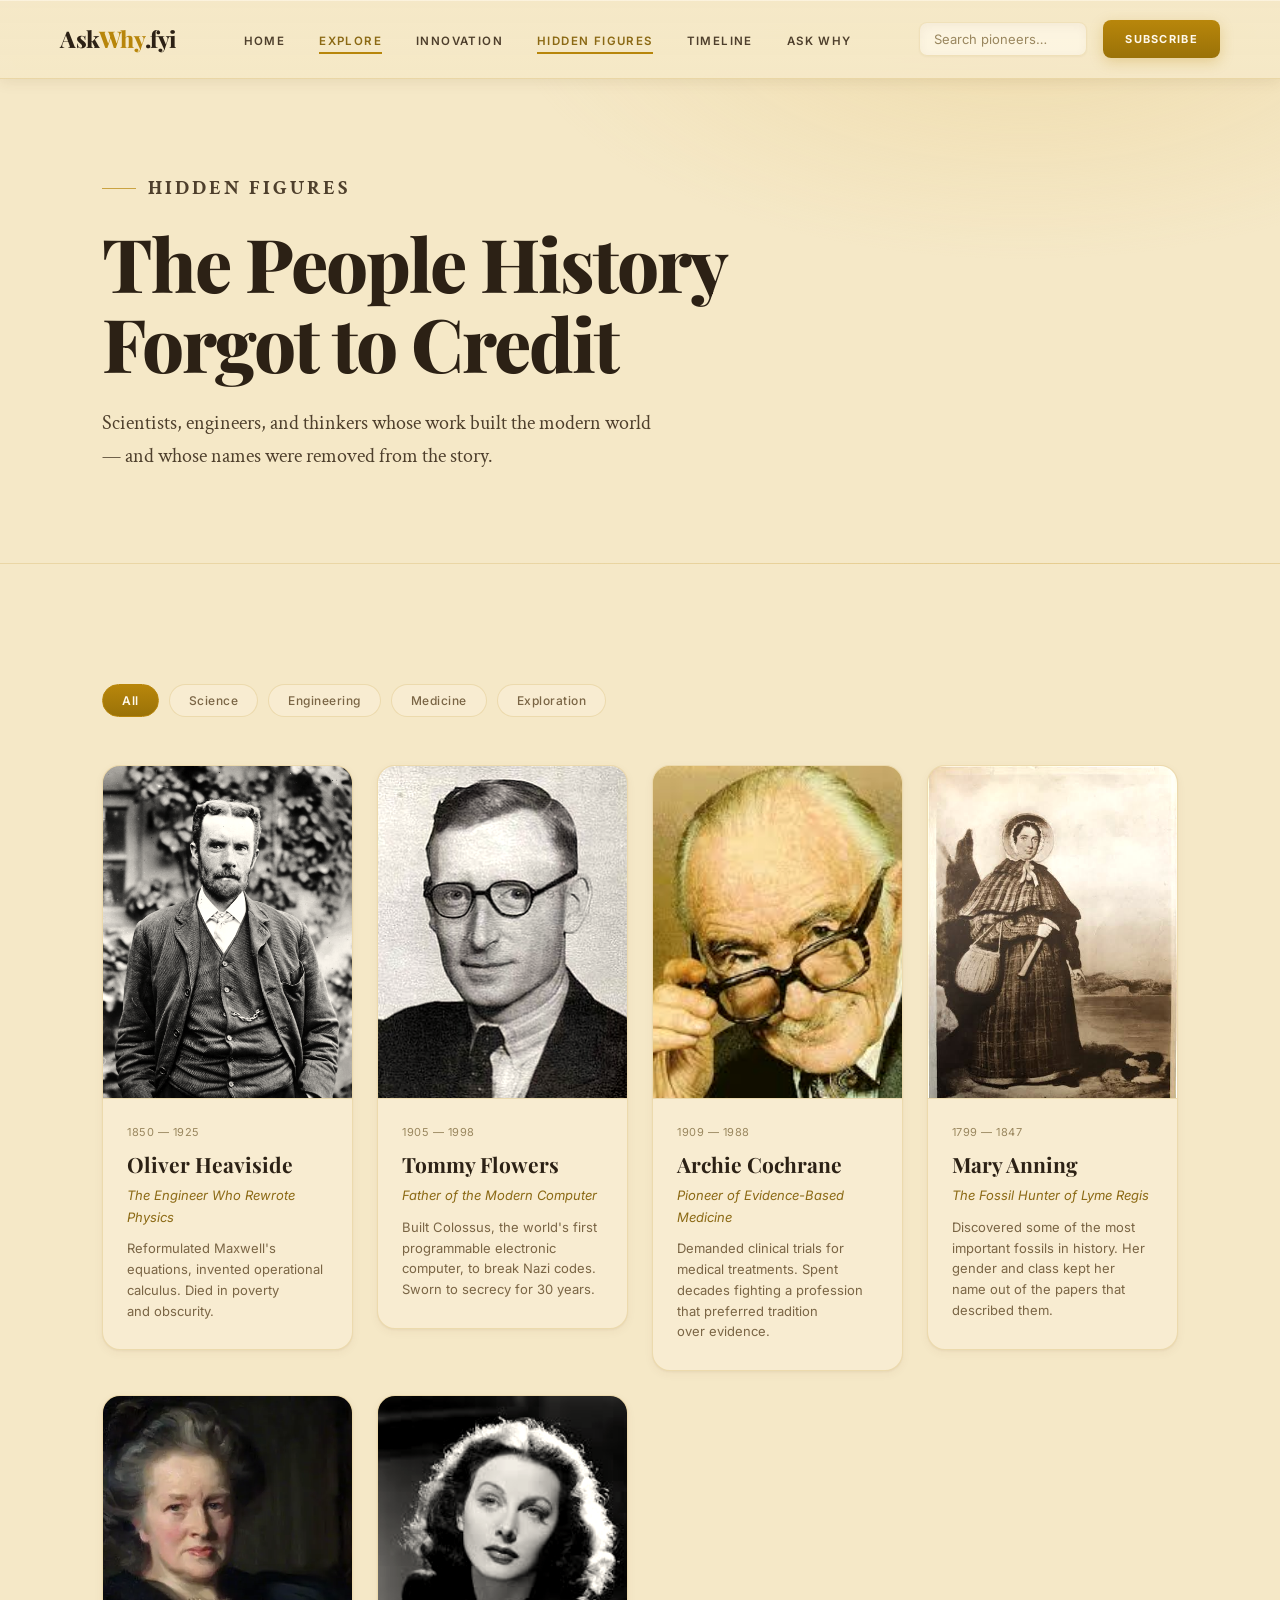
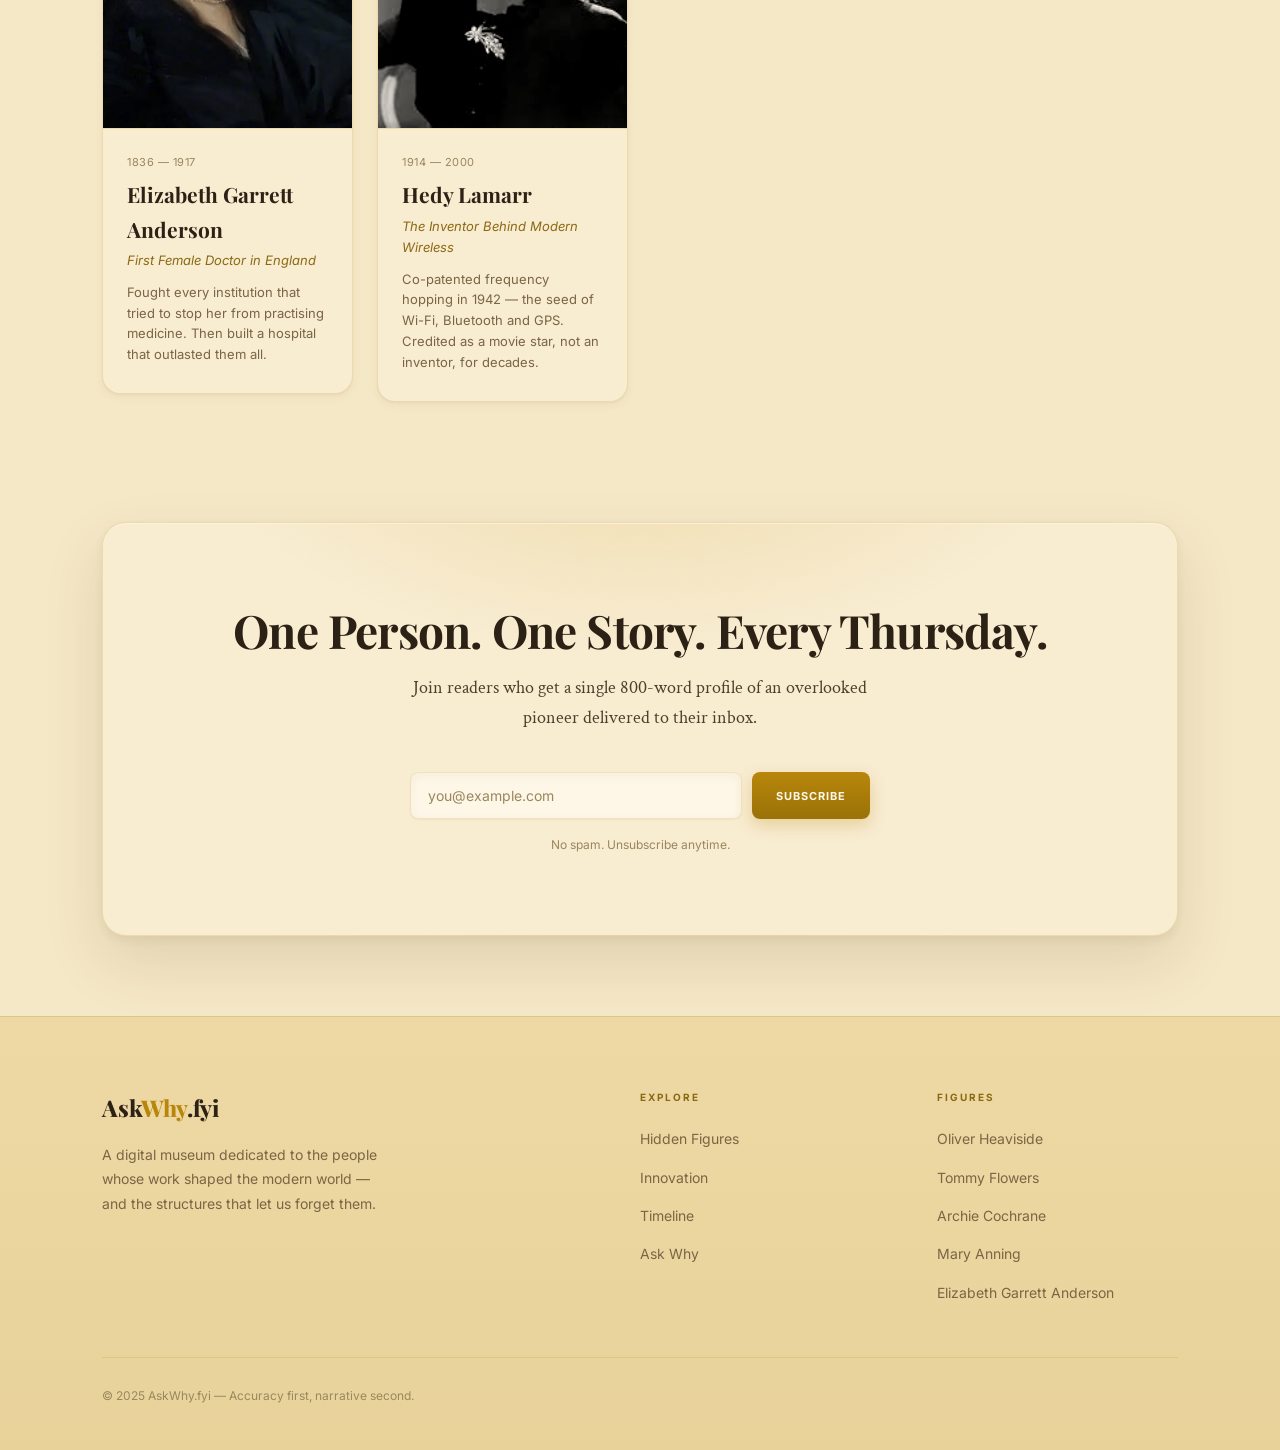
<file: hidden-figures.html>
<!DOCTYPE html>
<html lang="en">
<head>
  <meta charset="UTF-8" />
  <meta name="viewport" content="width=device-width, initial-scale=1.0" />
  <title>Hidden Figures — AskWhy.fyi</title>
  <link rel="stylesheet" href="style.css" />
  <style>
    /* Page-scoped: real portraits inside the figure cards.
       Matches the 3/4 portrait framing used on the heaviside bio page so
       faces aren't cropped. Everything else comes from the shared style.css. */
    .figures-grid { align-items: start; }        /* cards size to content, no stretch */
    .figure-img {
      aspect-ratio: 3 / 4;                        /* tall portrait window like heaviside */
      min-height: 0;
      flex: 0 0 auto;
    }
    .figure-img img {
      position: absolute;
      inset: 0;
      width: 100%;
      height: 100%;
      object-fit: cover;
      object-position: center top;               /* anchor on the face */
      filter: sepia(14%) contrast(1.04);
      transition: transform .5s ease;
      z-index: 1;
    }
    .figure-card:hover .figure-img img { transform: scale(1.04); }
  </style>
</head>
<body>

  <nav class="navbar">
    <a href="index.html" class="logo">Ask<span>Why</span>.fyi</a>
    <ul class="nav-links">
      <li><a href="index.html">Home</a></li>
      <li><a href="hidden-figures.html" class="active">Explore</a></li>
      <li><a href="innovation.html">Innovation</a></li>
      <li><a href="hidden-figures.html">Hidden Figures</a></li>
      <li><a href="timeline.html">Timeline</a></li>
      <li><a href="ask-why.html">Ask Why</a></li>
    </ul>
    <div class="nav-right">
      <input class="nav-search" type="text" placeholder="Search pioneers…" aria-label="Search pioneers" />
      <a href="index.html#newsletter" class="subscribe-btn">Subscribe</a>
    </div>
  </nav>

  <div class="page-hero">
    <p class="eyebrow">Hidden Figures</p>
    <h1>The People History<br>Forgot to Credit</h1>
    <p>Scientists, engineers, and thinkers whose work built the modern world — and whose names were removed from the story.</p>
  </div>

  <section class="section">
    <div class="filter-tabs" style="margin-bottom:48px;">
      <button class="filter-tab active">All</button>
      <button class="filter-tab">Science</button>
      <button class="filter-tab">Engineering</button>
      <button class="filter-tab">Medicine</button>
      <button class="filter-tab">Exploration</button>
    </div>

    <div class="figures-grid">

      <a href="heaviside.html" class="figure-card">
        <div class="figure-img">
          <img src="images/heaviside.jpg" alt="Portrait of Oliver Heaviside" loading="lazy">
        </div>
        <div class="figure-body">
          <p class="figure-dates">1850 — 1925</p>
          <h3 class="figure-name">Oliver Heaviside</h3>
          <p class="figure-title">The Engineer Who Rewrote Physics</p>
          <p class="figure-excerpt">Reformulated Maxwell's equations, invented operational calculus. Died in poverty and obscurity.</p>
        </div>
      </a>

      <a href="flowers.html" class="figure-card">
        <div class="figure-img">
          <img src="images/Tommy_Flowers.jpg" alt="Portrait of Tommy Flowers" loading="lazy">
        </div>
        <div class="figure-body">
          <p class="figure-dates">1905 — 1998</p>
          <h3 class="figure-name">Tommy Flowers</h3>
          <p class="figure-title">Father of the Modern Computer</p>
          <p class="figure-excerpt">Built Colossus, the world's first programmable electronic computer, to break Nazi codes. Sworn to secrecy for 30 years.</p>
        </div>
      </a>

      <a href="cochrane.html" class="figure-card">
        <div class="figure-img">
          <img src="images/Cochrane.jpg" alt="Portrait of Archie Cochrane" loading="lazy">
        </div>
        <div class="figure-body">
          <p class="figure-dates">1909 — 1988</p>
          <h3 class="figure-name">Archie Cochrane</h3>
          <p class="figure-title">Pioneer of Evidence-Based Medicine</p>
          <p class="figure-excerpt">Demanded clinical trials for medical treatments. Spent decades fighting a profession that preferred tradition over evidence.</p>
        </div>
      </a>

      <a href="mary-anning.html" class="figure-card">
        <div class="figure-img">
          <img src="images/Marry.jpg" alt="Portrait of Mary Anning" loading="lazy">
        </div>
        <div class="figure-body">
          <p class="figure-dates">1799 — 1847</p>
          <h3 class="figure-name">Mary Anning</h3>
          <p class="figure-title">The Fossil Hunter of Lyme Regis</p>
          <p class="figure-excerpt">Discovered some of the most important fossils in history. Her gender and class kept her name out of the papers that described them.</p>
        </div>
      </a>

      <a href="elizabeth-garrett-anderson.html" class="figure-card">
        <div class="figure-img">
          <img src="images/elizabeth.jpg" alt="Portrait of Elizabeth Garrett Anderson" loading="lazy">
        </div>
        <div class="figure-body">
          <p class="figure-dates">1836 — 1917</p>
          <h3 class="figure-name">Elizabeth Garrett Anderson</h3>
          <p class="figure-title">First Female Doctor in England</p>
          <p class="figure-excerpt">Fought every institution that tried to stop her from practising medicine. Then built a hospital that outlasted them all.</p>
        </div>
      </a>

      <a href="hedy-lamarr.html" class="figure-card">
        <div class="figure-img">
          <img src="images/hedy.jpg" alt="Portrait of Hedy Lamarr" loading="lazy">
        </div>
        <div class="figure-body">
          <p class="figure-dates">1914 — 2000</p>
          <h3 class="figure-name">Hedy Lamarr</h3>
          <p class="figure-title">The Inventor Behind Modern Wireless</p>
          <p class="figure-excerpt">Co-patented frequency hopping in 1942 — the seed of Wi-Fi, Bluetooth and GPS. Credited as a movie star, not an inventor, for decades.</p>
        </div>
      </a>

    </div>
  </section>

  <div class="newsletter" style="margin:0 8% 80px;">
    <h2 class="newsletter-title">One Person. One Story. Every Thursday.</h2>
    <p class="newsletter-sub">Join readers who get a single 800-word profile of an overlooked pioneer delivered to their inbox.</p>
    <form class="newsletter-form" onsubmit="return false;">
      <input class="newsletter-input" type="email" placeholder="you@example.com" aria-label="Email address" />
      <button class="newsletter-btn" type="submit">Subscribe</button>
    </form>
    <p class="newsletter-fine">No spam. Unsubscribe anytime.</p>
  </div>

  <footer>
    <div class="footer-grid">
      <div class="footer-brand">
        <a href="index.html" class="logo">Ask<span style="color:var(--gold)">Why</span>.fyi</a>
        <p class="footer-desc">A digital museum dedicated to the people whose work shaped the modern world — and the structures that let us forget them.</p>
      </div>
      <div>
        <h4 class="footer-col-title">Explore</h4>
        <ul class="footer-links">
          <li><a href="hidden-figures.html">Hidden Figures</a></li>
          <li><a href="innovation.html">Innovation</a></li>
          <li><a href="timeline.html">Timeline</a></li>
          <li><a href="ask-why.html">Ask Why</a></li>
        </ul>
      </div>
      <div>
        <h4 class="footer-col-title">Figures</h4>
        <ul class="footer-links">
          <li><a href="heaviside.html">Oliver Heaviside</a></li>
          <li><a href="flowers.html">Tommy Flowers</a></li>
          <li><a href="cochrane.html">Archie Cochrane</a></li>
          <li><a href="mary-anning.html">Mary Anning</a></li>
          <li><a href="elizabeth-garrett-anderson.html">Elizabeth Garrett Anderson</a></li>
        </ul>
      </div>
    </div>
    <div class="footer-bottom">© 2025 AskWhy.fyi — Accuracy first, narrative second.</div>
  </footer>

  <script src="script.js"></script>
</body>
</html>
</file>
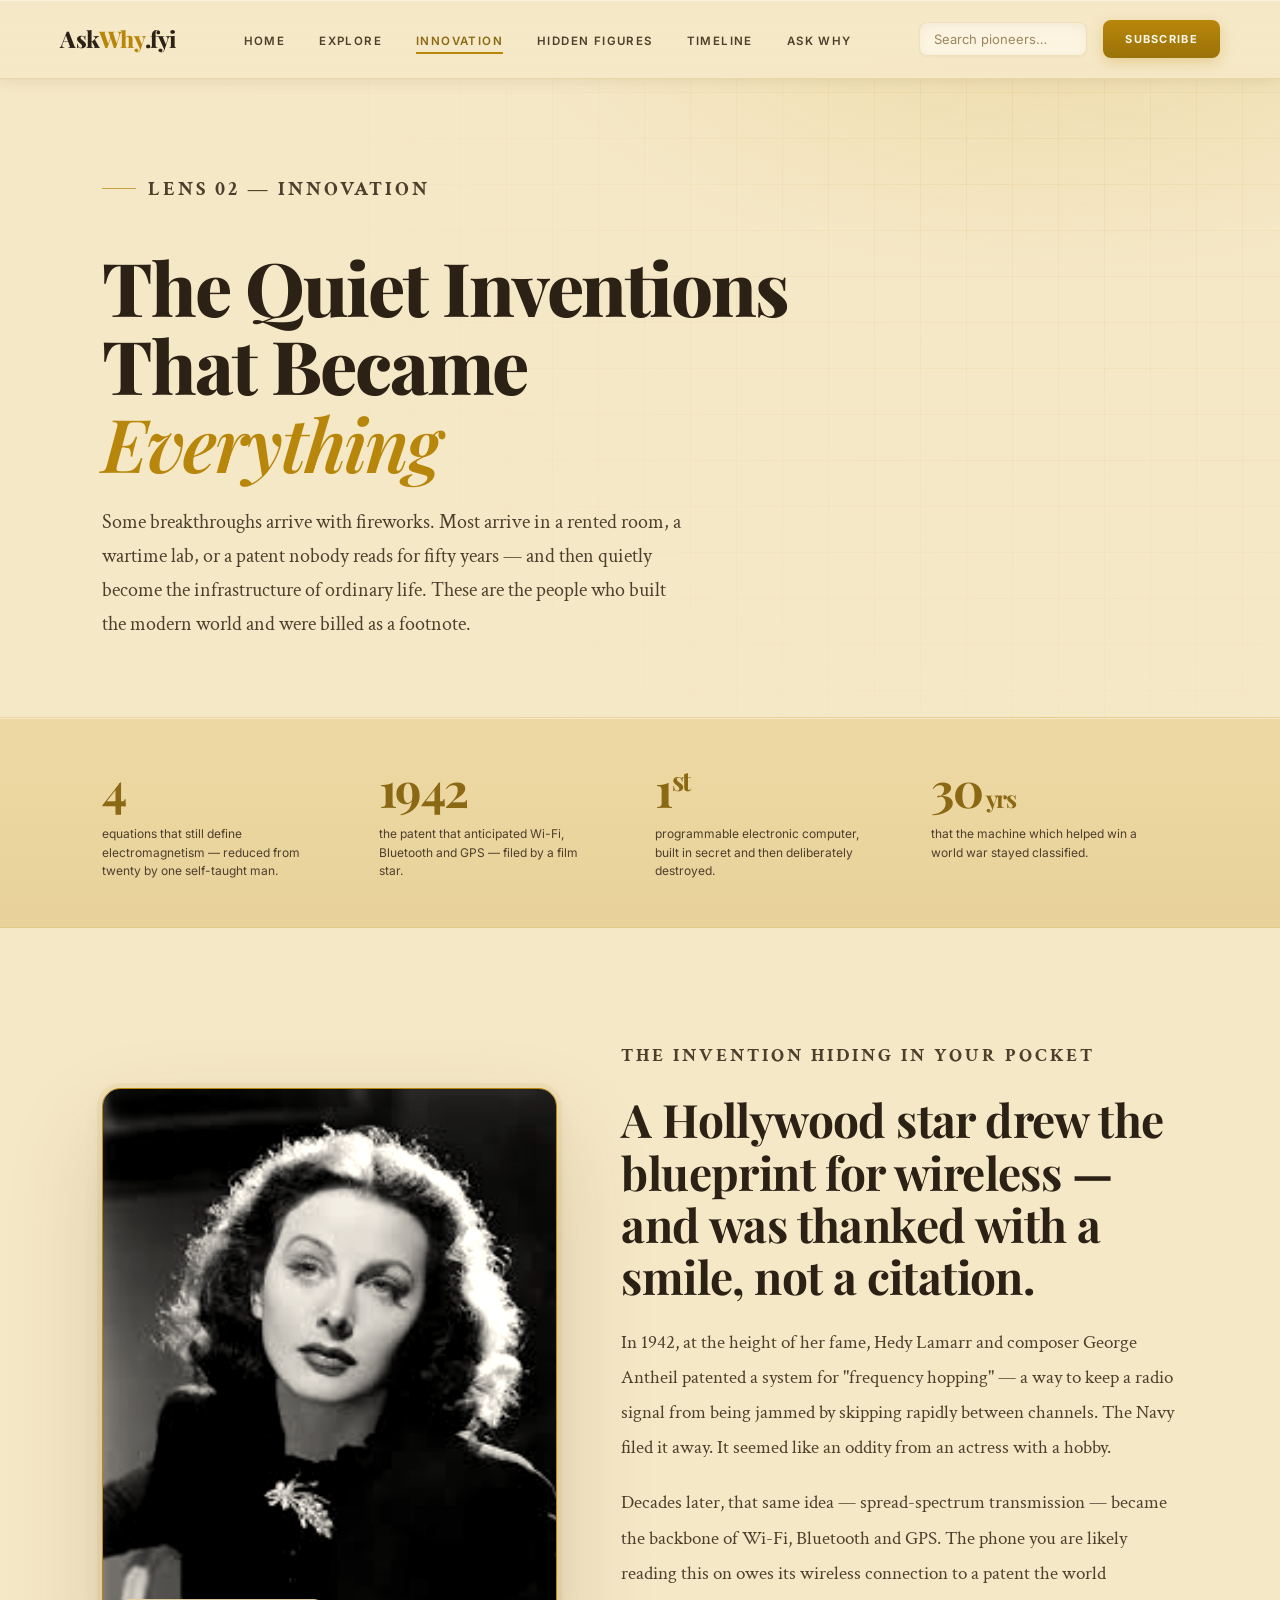
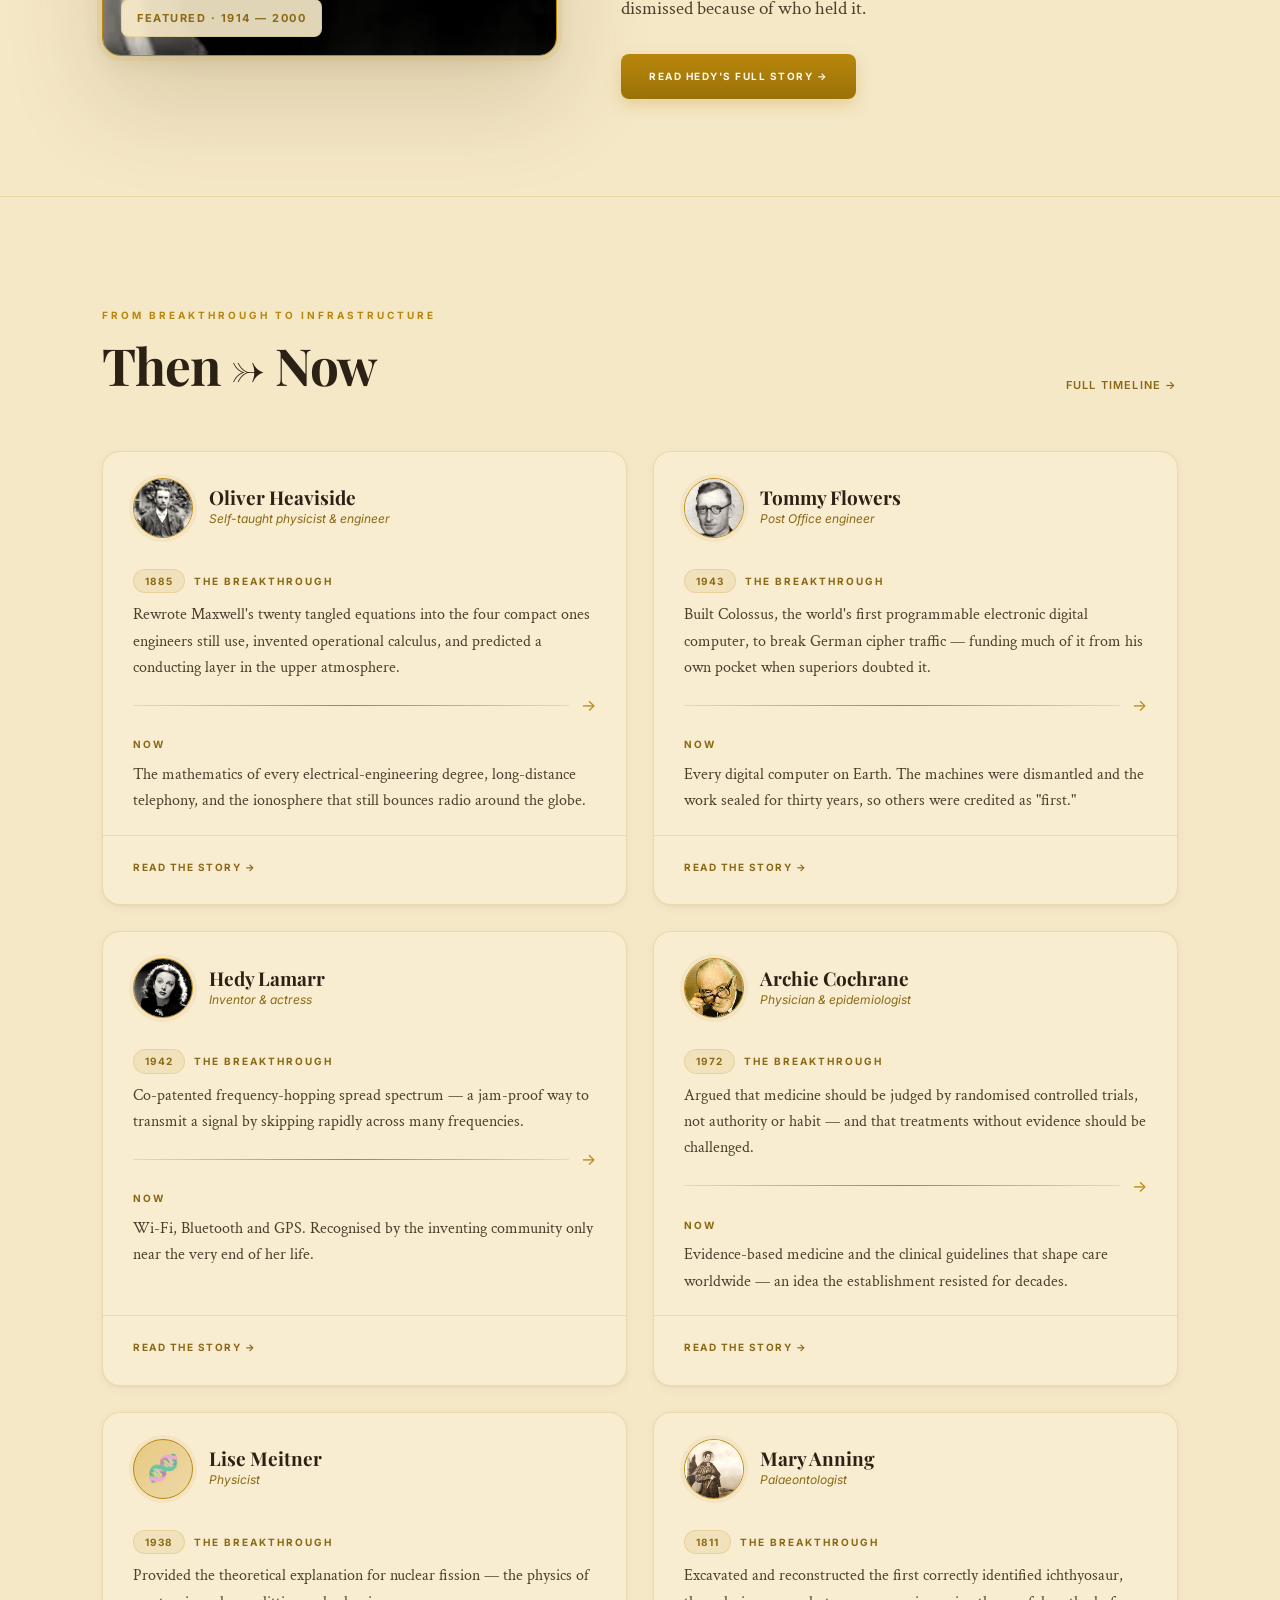
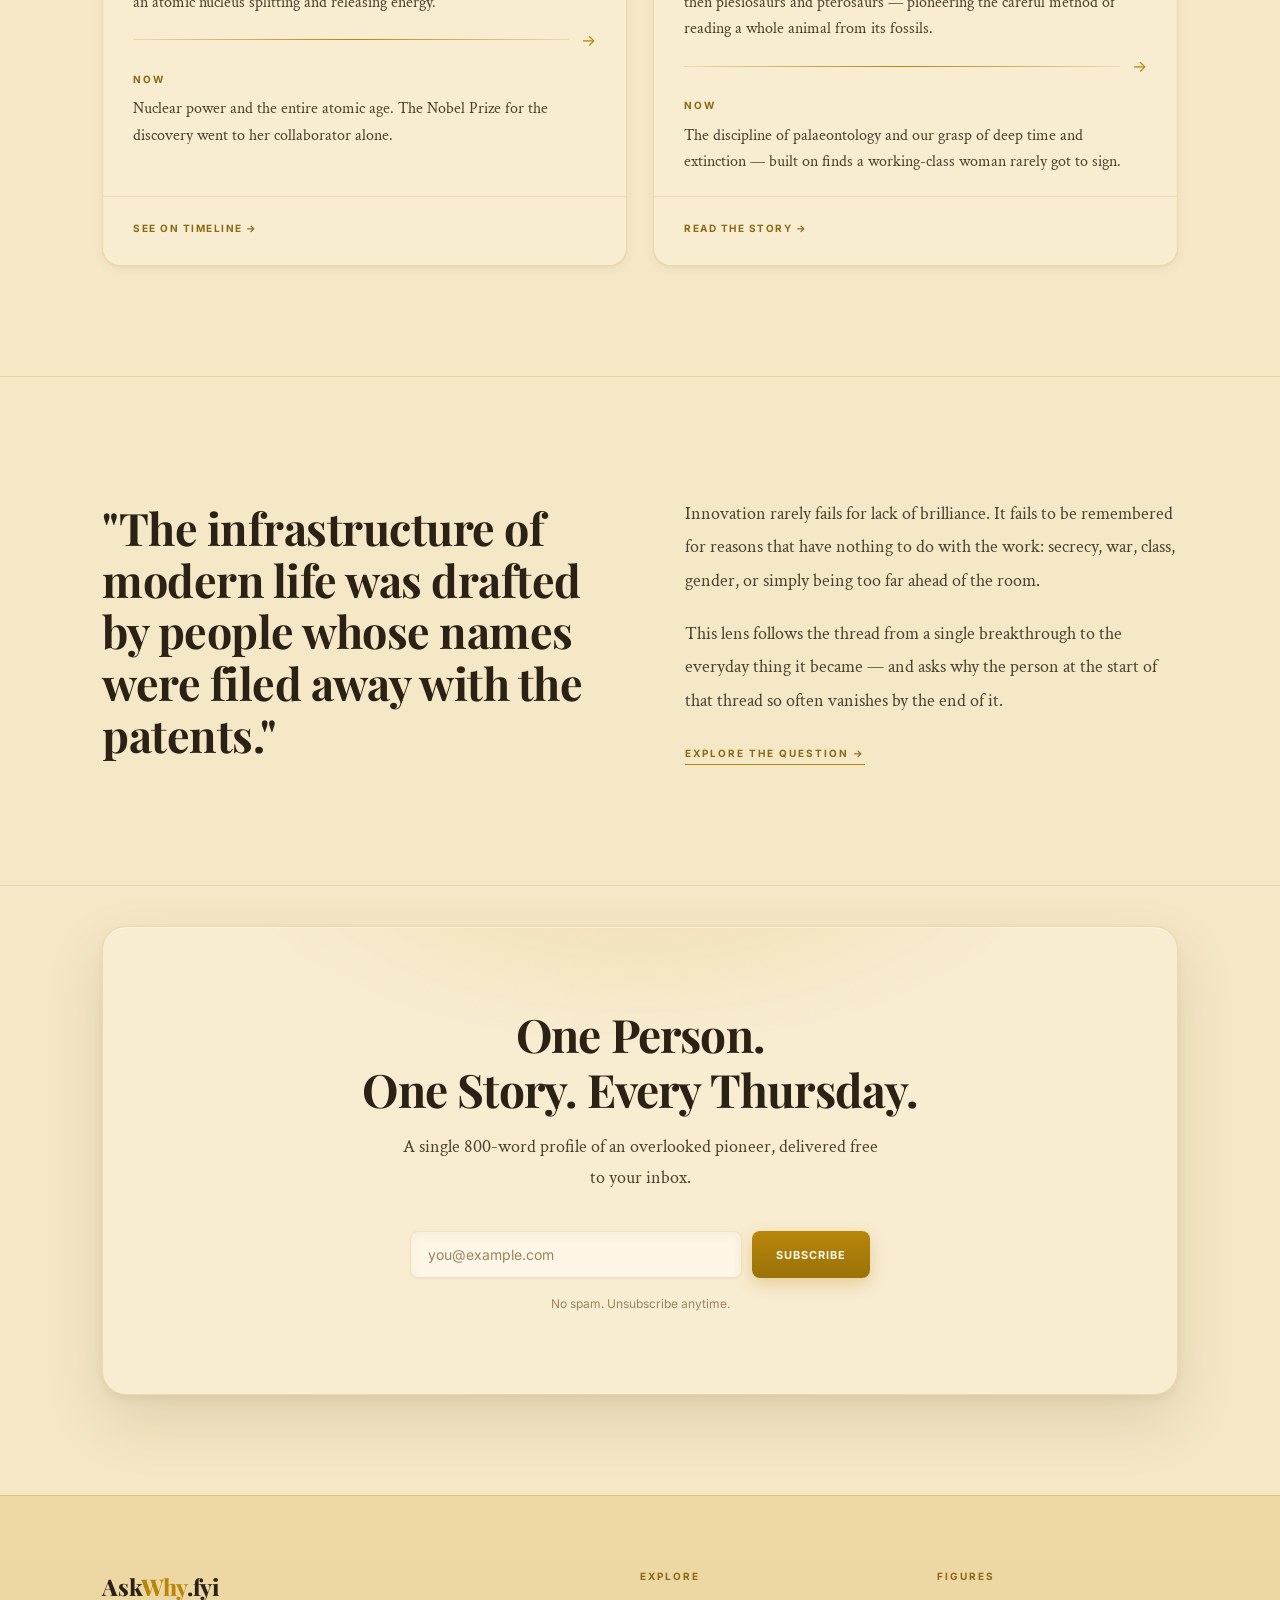
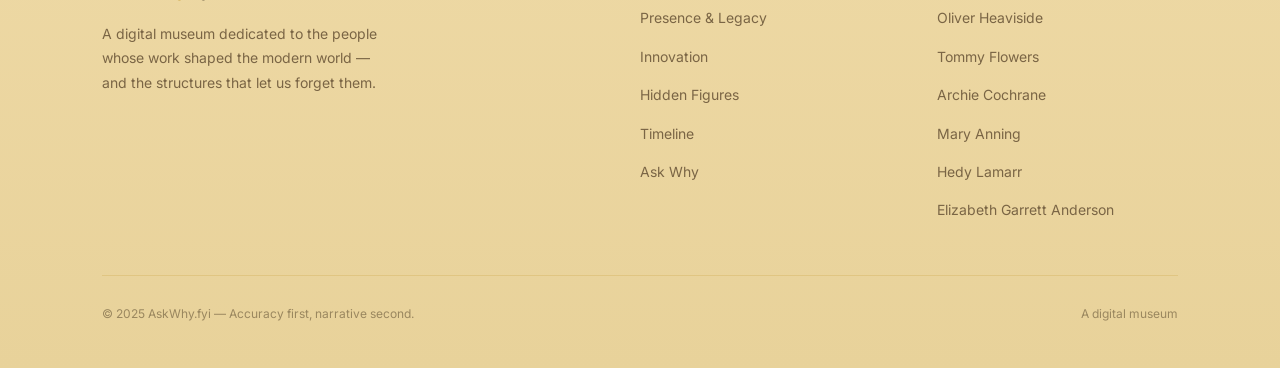
<file: innovation.html>
<!DOCTYPE html>
<html lang="en">
<head>
  <meta charset="UTF-8" />
  <meta name="viewport" content="width=device-width, initial-scale=1.0" />
  <title>Innovation — AskWhy.fyi</title>
  <link rel="stylesheet" href="style.css" />
  <style>
    /* ───────────────────────────────────────────
       Page-scoped styles for Innovation
       Uses ONLY existing palette variables from style.css
       (new layout / motif, same Golden Sand colours)
    ─────────────────────────────────────────── */

    /* Hero with a faint "blueprint" grid — the page's signature motif */
    .inv-hero {
      position: relative;
      overflow: hidden;
      padding: 170px 8% 76px;
      border-bottom: 1px solid var(--gold-border);
      background:
        radial-gradient(820px 420px at 82% 0%, rgba(230,201,131,.42) 0%, transparent 65%),
        var(--sand-1);
    }
    .inv-hero::before {
      content: '';
      position: absolute; inset: 0;
      background-image:
        linear-gradient(var(--gold-border) 1px, transparent 1px),
        linear-gradient(90deg, var(--gold-border) 1px, transparent 1px);
      background-size: 46px 46px;
      opacity: .45;
      -webkit-mask-image: radial-gradient(circle at 82% 14%, #000, transparent 72%);
              mask-image: radial-gradient(circle at 82% 14%, #000, transparent 72%);
      pointer-events: none;
    }
    .inv-hero-inner { position: relative; z-index: 1; max-width: 740px; }
    .inv-hero h1 {
      font-family: var(--font-display);
      font-size: clamp(42px, 6vw, 74px);
      font-weight: 800;
      color: var(--ink-1);
      line-height: 1.06;
      letter-spacing: -2px;
      margin: 16px 0 22px;
    }
    .inv-hero h1 em { font-style: italic; font-weight: 600; color: var(--gold); }
    .inv-hero p {
      font-family: var(--font-serif);
      font-size: 20px;
      color: var(--ink-2);
      max-width: 580px;
      line-height: 1.7;
    }

    /* Stat band */
    .inv-stats {
      display: grid;
      grid-template-columns: repeat(4, 1fr);
      gap: 30px;
      padding: 46px 8%;
      border-bottom: 1px solid var(--gold-border);
      background: linear-gradient(180deg, var(--surface) 0%, #E8D29A 100%);
      box-shadow: inset 0 1px 0 rgba(255,249,236,.5);
    }
    .inv-stat-num {
      font-family: var(--font-display);
      font-size: clamp(34px, 4vw, 48px);
      font-weight: 700;
      color: var(--gold-dark);
      line-height: 1;
      letter-spacing: -1.5px;
    }
    .inv-stat-label {
      display: block;
      margin-top: 10px;
      font-size: 12px;
      color: var(--ink-2);
      line-height: 1.55;
      max-width: 220px;
    }

    /* Lead feature */
    .inv-lead { padding: 110px 8% 90px; border-bottom: 1px solid var(--gold-border); }
    .inv-lead-grid {
      display: grid;
      grid-template-columns: .9fr 1.1fr;
      gap: 64px;
      align-items: center;
      max-width: 1240px;
      margin: 0 auto;
    }
    .inv-lead-portrait {
      position: relative;
      border-radius: var(--r-lg);
      overflow: hidden;
      border: 1px solid var(--gold);
      box-shadow: 0 0 0 5px rgba(184,134,11,.08), var(--shadow-xl);
    }
    .inv-lead-portrait img {
      width: 100%;
      aspect-ratio: 4/5;
      object-fit: cover;
      object-position: center top;
      filter: sepia(16%) contrast(1.04);
    }
    .inv-lead-badge {
      position: absolute;
      left: 18px; bottom: 18px;
      background: rgba(245,232,199,.92);
      border: 1px solid var(--gold-border);
      border-radius: var(--r-sm);
      padding: 9px 15px;
      font-size: 11px;
      font-weight: 700;
      letter-spacing: 1.5px;
      text-transform: uppercase;
      color: var(--gold-dark);
      backdrop-filter: blur(6px);
    }
    .inv-lead-eyebrow {
      font-size: 10px; font-weight: 700; letter-spacing: 3px;
      text-transform: uppercase; color: var(--gold); margin-bottom: 16px;
    }
    .inv-lead-grid h2 {
      font-family: var(--font-display);
      font-size: clamp(30px, 3.6vw, 46px);
      font-weight: 700;
      color: var(--ink-1);
      line-height: 1.14;
      letter-spacing: -.6px;
      margin-bottom: 22px;
    }
    .inv-lead-grid p {
      font-family: var(--font-serif);
      font-size: 19px;
      color: var(--ink-2);
      line-height: 1.85;
      margin-bottom: 20px;
    }
    .inv-lead-grid .btn-read { margin-top: 8px; }

    /* "Then → Now" innovation grid — the unique element of this page */
    .inv-section { padding: 110px 8%; border-bottom: 1px solid var(--gold-border); }
    .inv-grid {
      display: grid;
      grid-template-columns: repeat(2, 1fr);
      gap: 26px;
      max-width: 1240px;
      margin: 0 auto;
    }
    .inv-card {
      display: flex;
      flex-direction: column;
      background: var(--sand-2);
      border: 1px solid var(--gold-border);
      border-radius: var(--r-lg);
      overflow: hidden;
      box-shadow: var(--shadow-sm);
      transition: transform .3s ease, border-color .3s ease, box-shadow .3s ease;
    }
    .inv-card:hover {
      transform: translateY(-6px);
      border-color: var(--gold-border-strong);
      box-shadow: var(--shadow-lg);
    }
    .inv-card-head {
      display: flex;
      align-items: center;
      gap: 16px;
      padding: 26px 30px 4px;
    }
    .inv-portrait,
    .inv-portrait-fallback {
      width: 60px; height: 60px;
      border-radius: 50%;
      flex-shrink: 0;
      border: 1px solid var(--gold);
      box-shadow: 0 0 0 4px rgba(184,134,11,.08);
    }
    .inv-portrait { object-fit: cover; object-position: center top; filter: sepia(14%) contrast(1.04); }
    .inv-portrait-fallback {
      display: flex; align-items: center; justify-content: center;
      font-size: 26px;
      background: linear-gradient(135deg, var(--sand-3), var(--surface));
      color: rgba(139,105,20,.55);
    }
    .inv-person { font-family: var(--font-display); font-size: 19px; font-weight: 700; color: var(--ink-1); line-height: 1.2; }
    .inv-role   { font-size: 12px; color: var(--gold-dark); font-style: italic; }

    .inv-card-body { padding: 8px 30px 4px; }
    .inv-step { padding: 16px 0; }
    .inv-label {
      display: inline-flex; align-items: center; gap: 9px;
      font-size: 10px; font-weight: 700; letter-spacing: 2px;
      text-transform: uppercase; color: var(--gold-dark);
      margin-bottom: 9px;
    }
    .inv-year-pill {
      font-family: var(--font-body);
      background: var(--gold-pale);
      border: 1px solid var(--gold-border);
      border-radius: 20px;
      padding: 3px 11px;
      letter-spacing: 1px;
      color: var(--gold-dark);
    }
    .inv-step p { font-family: var(--font-serif); font-size: 16px; color: var(--ink-2); line-height: 1.65; }
    .inv-arrow { display: flex; align-items: center; gap: 12px; color: var(--gold); }
    .inv-arrow .line {
      flex: 1; height: 1px;
      background: linear-gradient(90deg, var(--gold-border), var(--gold), var(--gold-border));
    }
    .inv-arrow .tip { font-size: 16px; line-height: 1; }
    .inv-card-foot {
      margin-top: auto;
      padding: 16px 30px 26px;
      border-top: 1px solid var(--gold-border);
    }
    .inv-readlink {
      display: inline-flex; align-items: center; gap: 7px;
      font-size: 10px; font-weight: 700; letter-spacing: 1.5px;
      text-transform: uppercase; color: var(--gold-dark);
      border-bottom: 1px solid transparent; padding-bottom: 2px;
      transition: border-color .2s ease, gap .2s ease;
    }
    .inv-readlink:hover { border-color: var(--gold); gap: 11px; }
    .inv-muted { color: var(--ink-4); font-size: 10px; font-weight: 700; letter-spacing: 1.5px; text-transform: uppercase; }

    /* reveal-on-scroll */
    .inv-reveal { opacity: 0; transform: translateY(20px); transition: opacity .55s ease, transform .55s ease; }
    .inv-reveal.is-in { opacity: 1; transform: translateY(0); }

    @media (max-width: 1100px) {
      .inv-stats { grid-template-columns: repeat(2, 1fr); gap: 34px; }
      .inv-lead-grid { grid-template-columns: 1fr; gap: 40px; }
      .inv-lead-portrait { max-width: 420px; }
    }
    @media (max-width: 768px) {
      .inv-hero { padding: 120px 6% 56px; }
      .inv-stats { grid-template-columns: 1fr; gap: 26px; padding: 40px 6%; }
      .inv-lead, .inv-section { padding: 72px 6%; }
      .inv-grid { grid-template-columns: 1fr; }
    }
  </style>
</head>
<body>

  <div class="landscape-nudge" id="landscapeNudge">
    <div class="landscape-nudge-icon">📱</div>
    <h2 class="landscape-nudge-title">Better in Landscape</h2>
    <p class="landscape-nudge-sub">Rotate your device for the full museum experience.</p>
    <button class="landscape-nudge-skip" id="nudgeSkip">Continue anyway</button>
  </div>

  <!-- ── Navigation ── -->
  <nav class="navbar">
    <a href="index.html" class="logo">Ask<span>Why</span>.fyi</a>
    <ul class="nav-links">
      <li><a href="index.html">Home</a></li>
      <li><a href="hidden-figures.html">Explore</a></li>
      <li><a href="innovation.html" class="active">Innovation</a></li>
      <li><a href="hidden-figures.html">Hidden Figures</a></li>
      <li><a href="timeline.html">Timeline</a></li>
      <li><a href="ask-why.html">Ask Why</a></li>
    </ul>
    <div class="nav-right">
      <input class="nav-search" type="text" placeholder="Search pioneers…" />
      <a href="index.html#newsletter" class="subscribe-btn">Subscribe</a>
    </div>
  </nav>

  <!-- ── Hero ── -->
  <header class="inv-hero">
    <div class="inv-hero-inner">
      <p class="eyebrow">Lens 02 — Innovation</p>
      <h1>The Quiet Inventions That Became <em>Everything</em></h1>
      <p>Some breakthroughs arrive with fireworks. Most arrive in a rented room, a wartime lab, or a patent nobody reads for fifty years — and then quietly become the infrastructure of ordinary life. These are the people who built the modern world and were billed as a footnote.</p>
    </div>
  </header>

  <!-- ── Stat band ── -->
  <section class="inv-stats">
    <div>
      <span class="inv-stat-num">4</span>
      <span class="inv-stat-label">equations that still define electromagnetism — reduced from twenty by one self-taught man.</span>
    </div>
    <div>
      <span class="inv-stat-num">1942</span>
      <span class="inv-stat-label">the patent that anticipated Wi-Fi, Bluetooth and GPS — filed by a film star.</span>
    </div>
    <div>
      <span class="inv-stat-num">1<span style="font-size:.55em;vertical-align:super">st</span></span>
      <span class="inv-stat-label">programmable electronic computer, built in secret and then deliberately destroyed.</span>
    </div>
    <div>
      <span class="inv-stat-num">30<span style="font-size:.5em"> yrs</span></span>
      <span class="inv-stat-label">that the machine which helped win a world war stayed classified.</span>
    </div>
  </section>

  <!-- ── Lead feature ── -->
  <section class="inv-lead">
    <div class="inv-lead-grid inv-reveal">
      <div class="inv-lead-portrait">
        <img src="images/hedy.jpg" alt="Hedy Lamarr" />
        <span class="inv-lead-badge">Featured · 1914 — 2000</span>
      </div>
      <div>
        <p class="inv-lead-eyebrow">The Invention Hiding in Your Pocket</p>
        <h2>A Hollywood star drew the blueprint for wireless — and was thanked with a smile, not a citation.</h2>
        <p>In 1942, at the height of her fame, Hedy Lamarr and composer George Antheil patented a system for "frequency hopping" — a way to keep a radio signal from being jammed by skipping rapidly between channels. The Navy filed it away. It seemed like an oddity from an actress with a hobby.</p>
        <p>Decades later, that same idea — spread-spectrum transmission — became the backbone of Wi-Fi, Bluetooth and GPS. The phone you are likely reading this on owes its wireless connection to a patent the world dismissed because of who held it.</p>
        <a href="hedy-lamarr.html" class="btn-read">Read Hedy's Full Story →</a>
      </div>
    </div>
  </section>

  <!-- ── Then → Now grid ── -->
  <section class="inv-section">
    <div class="section-header">
      <div>
        <p class="section-eyebrow">From Breakthrough to Infrastructure</p>
        <h2 class="section-title">Then → Now</h2>
      </div>
      <a href="timeline.html" class="see-all">Full Timeline →</a>
    </div>

    <div class="inv-grid">

      <!-- Heaviside -->
      <article class="inv-card inv-reveal">
        <div class="inv-card-head">
          <img class="inv-portrait" src="images/heaviside.jpg" alt="Oliver Heaviside" />
          <div>
            <div class="inv-person">Oliver Heaviside</div>
            <div class="inv-role">Self-taught physicist &amp; engineer</div>
          </div>
        </div>
        <div class="inv-card-body">
          <div class="inv-step">
            <span class="inv-label"><span class="inv-year-pill">1885</span> The Breakthrough</span>
            <p>Rewrote Maxwell's twenty tangled equations into the four compact ones engineers still use, invented operational calculus, and predicted a conducting layer in the upper atmosphere.</p>
          </div>
          <div class="inv-arrow" aria-hidden="true"><span class="line"></span><span class="tip">→</span></div>
          <div class="inv-step">
            <span class="inv-label">Now</span>
            <p>The mathematics of every electrical-engineering degree, long-distance telephony, and the ionosphere that still bounces radio around the globe.</p>
          </div>
        </div>
        <div class="inv-card-foot"><a href="heaviside.html" class="inv-readlink">Read the story →</a></div>
      </article>

      <!-- Flowers -->
      <article class="inv-card inv-reveal">
        <div class="inv-card-head">
          <img class="inv-portrait" src="images/Tommy_Flowers.jpg" alt="Tommy Flowers" />
          <div>
            <div class="inv-person">Tommy Flowers</div>
            <div class="inv-role">Post Office engineer</div>
          </div>
        </div>
        <div class="inv-card-body">
          <div class="inv-step">
            <span class="inv-label"><span class="inv-year-pill">1943</span> The Breakthrough</span>
            <p>Built Colossus, the world's first programmable electronic digital computer, to break German cipher traffic — funding much of it from his own pocket when superiors doubted it.</p>
          </div>
          <div class="inv-arrow" aria-hidden="true"><span class="line"></span><span class="tip">→</span></div>
          <div class="inv-step">
            <span class="inv-label">Now</span>
            <p>Every digital computer on Earth. The machines were dismantled and the work sealed for thirty years, so others were credited as "first."</p>
          </div>
        </div>
        <div class="inv-card-foot"><a href="flowers.html" class="inv-readlink">Read the story →</a></div>
      </article>

      <!-- Lamarr -->
      <article class="inv-card inv-reveal">
        <div class="inv-card-head">
          <img class="inv-portrait" src="images/hedy.jpg" alt="Hedy Lamarr" />
          <div>
            <div class="inv-person">Hedy Lamarr</div>
            <div class="inv-role">Inventor &amp; actress</div>
          </div>
        </div>
        <div class="inv-card-body">
          <div class="inv-step">
            <span class="inv-label"><span class="inv-year-pill">1942</span> The Breakthrough</span>
            <p>Co-patented frequency-hopping spread spectrum — a jam-proof way to transmit a signal by skipping rapidly across many frequencies.</p>
          </div>
          <div class="inv-arrow" aria-hidden="true"><span class="line"></span><span class="tip">→</span></div>
          <div class="inv-step">
            <span class="inv-label">Now</span>
            <p>Wi-Fi, Bluetooth and GPS. Recognised by the inventing community only near the very end of her life.</p>
          </div>
        </div>
        <div class="inv-card-foot"><a href="hedy-lamarr.html" class="inv-readlink">Read the story →</a></div>
      </article>

      <!-- Cochrane -->
      <article class="inv-card inv-reveal">
        <div class="inv-card-head">
          <img class="inv-portrait" src="images/Cochrane.jpg" alt="Archie Cochrane" />
          <div>
            <div class="inv-person">Archie Cochrane</div>
            <div class="inv-role">Physician &amp; epidemiologist</div>
          </div>
        </div>
        <div class="inv-card-body">
          <div class="inv-step">
            <span class="inv-label"><span class="inv-year-pill">1972</span> The Breakthrough</span>
            <p>Argued that medicine should be judged by randomised controlled trials, not authority or habit — and that treatments without evidence should be challenged.</p>
          </div>
          <div class="inv-arrow" aria-hidden="true"><span class="line"></span><span class="tip">→</span></div>
          <div class="inv-step">
            <span class="inv-label">Now</span>
            <p>Evidence-based medicine and the clinical guidelines that shape care worldwide — an idea the establishment resisted for decades.</p>
          </div>
        </div>
        <div class="inv-card-foot"><a href="cochrane.html" class="inv-readlink">Read the story →</a></div>
      </article>

      <!-- Meitner -->
      <article class="inv-card inv-reveal">
        <div class="inv-card-head">
          <span class="inv-portrait-fallback">🧬</span>
          <div>
            <div class="inv-person">Lise Meitner</div>
            <div class="inv-role">Physicist</div>
          </div>
        </div>
        <div class="inv-card-body">
          <div class="inv-step">
            <span class="inv-label"><span class="inv-year-pill">1938</span> The Breakthrough</span>
            <p>Provided the theoretical explanation for nuclear fission — the physics of an atomic nucleus splitting and releasing energy.</p>
          </div>
          <div class="inv-arrow" aria-hidden="true"><span class="line"></span><span class="tip">→</span></div>
          <div class="inv-step">
            <span class="inv-label">Now</span>
            <p>Nuclear power and the entire atomic age. The Nobel Prize for the discovery went to her collaborator alone.</p>
          </div>
        </div>
        <div class="inv-card-foot"><a href="timeline.html" class="inv-readlink">See on timeline →</a></div>
      </article>

      <!-- Anning -->
      <article class="inv-card inv-reveal">
        <div class="inv-card-head">
          <img class="inv-portrait" src="images/Marry.jpg" alt="Mary Anning" />
          <div>
            <div class="inv-person">Mary Anning</div>
            <div class="inv-role">Palaeontologist</div>
          </div>
        </div>
        <div class="inv-card-body">
          <div class="inv-step">
            <span class="inv-label"><span class="inv-year-pill">1811</span> The Breakthrough</span>
            <p>Excavated and reconstructed the first correctly identified ichthyosaur, then plesiosaurs and pterosaurs — pioneering the careful method of reading a whole animal from its fossils.</p>
          </div>
          <div class="inv-arrow" aria-hidden="true"><span class="line"></span><span class="tip">→</span></div>
          <div class="inv-step">
            <span class="inv-label">Now</span>
            <p>The discipline of palaeontology and our grasp of deep time and extinction — built on finds a working-class woman rarely got to sign.</p>
          </div>
        </div>
        <div class="inv-card-foot"><a href="mary-anning.html" class="inv-readlink">Read the story →</a></div>
      </article>

    </div>
  </section>

  <!-- ── Editorial quote ── -->
  <section class="editorial-section">
    <div class="editorial-inner">
      <div class="editorial-quote">
        <blockquote>"The infrastructure of modern life was drafted by people whose names were filed away with the patents."</blockquote>
      </div>
      <div class="editorial-body">
        <p>Innovation rarely fails for lack of brilliance. It fails to be remembered for reasons that have nothing to do with the work: secrecy, war, class, gender, or simply being too far ahead of the room.</p>
        <p>This lens follows the thread from a single breakthrough to the everyday thing it became — and asks why the person at the start of that thread so often vanishes by the end of it.</p>
        <a href="ask-why.html" class="editorial-link">Explore the question →</a>
      </div>
    </div>
  </section>

  <!-- ── Newsletter ── -->
  <section class="newsletter-section" id="newsletter">
    <div class="newsletter">
      <h2 class="newsletter-title">One Person.<br>One Story. Every Thursday.</h2>
      <p class="newsletter-sub">A single 800-word profile of an overlooked pioneer, delivered free to your inbox.</p>
      <form class="newsletter-form" onsubmit="return false;">
        <input class="newsletter-input" type="email" placeholder="you@example.com" />
        <button class="newsletter-btn" type="submit">Subscribe</button>
      </form>
      <p class="newsletter-fine">No spam. Unsubscribe anytime.</p>
    </div>
  </section>

  <!-- ── Footer ── -->
  <footer>
    <div class="footer-grid">
      <div class="footer-brand">
        <a href="index.html" class="logo">Ask<span>Why</span>.fyi</a>
        <p class="footer-desc">A digital museum dedicated to the people whose work shaped the modern world — and the structures that let us forget them.</p>
      </div>
      <div>
        <h4 class="footer-col-title">Explore</h4>
        <ul class="footer-links">
          <li><a href="hidden-figures.html">Presence &amp; Legacy</a></li>
          <li><a href="innovation.html">Innovation</a></li>
          <li><a href="hidden-figures.html">Hidden Figures</a></li>
          <li><a href="timeline.html">Timeline</a></li>
          <li><a href="ask-why.html">Ask Why</a></li>
        </ul>
      </div>
      <div>
        <h4 class="footer-col-title">Figures</h4>
        <ul class="footer-links">
          <li><a href="heaviside.html">Oliver Heaviside</a></li>
          <li><a href="flowers.html">Tommy Flowers</a></li>
          <li><a href="cochrane.html">Archie Cochrane</a></li>
          <li><a href="mary-anning.html">Mary Anning</a></li>
          <li><a href="hedy-lamarr.html">Hedy Lamarr</a></li>
          <li><a href="elizabeth-garrett-anderson.html">Elizabeth Garrett Anderson</a></li>
        </ul>
      </div>
    </div>
    <div class="footer-bottom">
      <span>© 2025 AskWhy.fyi — Accuracy first, narrative second.</span>
      <span>A digital museum</span>
    </div>
  </footer>

  <script src="script.js"></script>
  <script>
    /* Reveal-on-scroll for this page's custom blocks */
    (function () {
      const els = document.querySelectorAll('.inv-reveal');
      if (!('IntersectionObserver' in window)) {
        els.forEach(el => el.classList.add('is-in'));
        return;
      }
      const io = new IntersectionObserver((entries) => {
        entries.forEach((e, i) => {
          if (e.isIntersecting) {
            setTimeout(() => e.target.classList.add('is-in'), i * 60);
            io.unobserve(e.target);
          }
        });
      }, { threshold: 0.12 });
      els.forEach(el => io.observe(el));
    })();

    /* Landscape nudge (same behaviour as the homepage) */
    (function () {
      const nudge = document.getElementById('landscapeNudge');
      const skip  = document.getElementById('nudgeSkip');
      if (!nudge || !skip) return;
      let dismissed = sessionStorage.getItem('nudgeDismissed');
      function check() {
        if (!dismissed && window.innerWidth < 768 && window.innerHeight > window.innerWidth) {
          nudge.classList.add('active');
        } else {
          nudge.classList.remove('active');
        }
      }
      skip.addEventListener('click', () => {
        dismissed = true;
        sessionStorage.setItem('nudgeDismissed', '1');
        nudge.classList.remove('active');
      });
      window.addEventListener('resize', check);
      window.addEventListener('orientationchange', () => setTimeout(check, 300));
      setTimeout(check, 1000);
    })();
  </script>
</body>
</html>
</file>
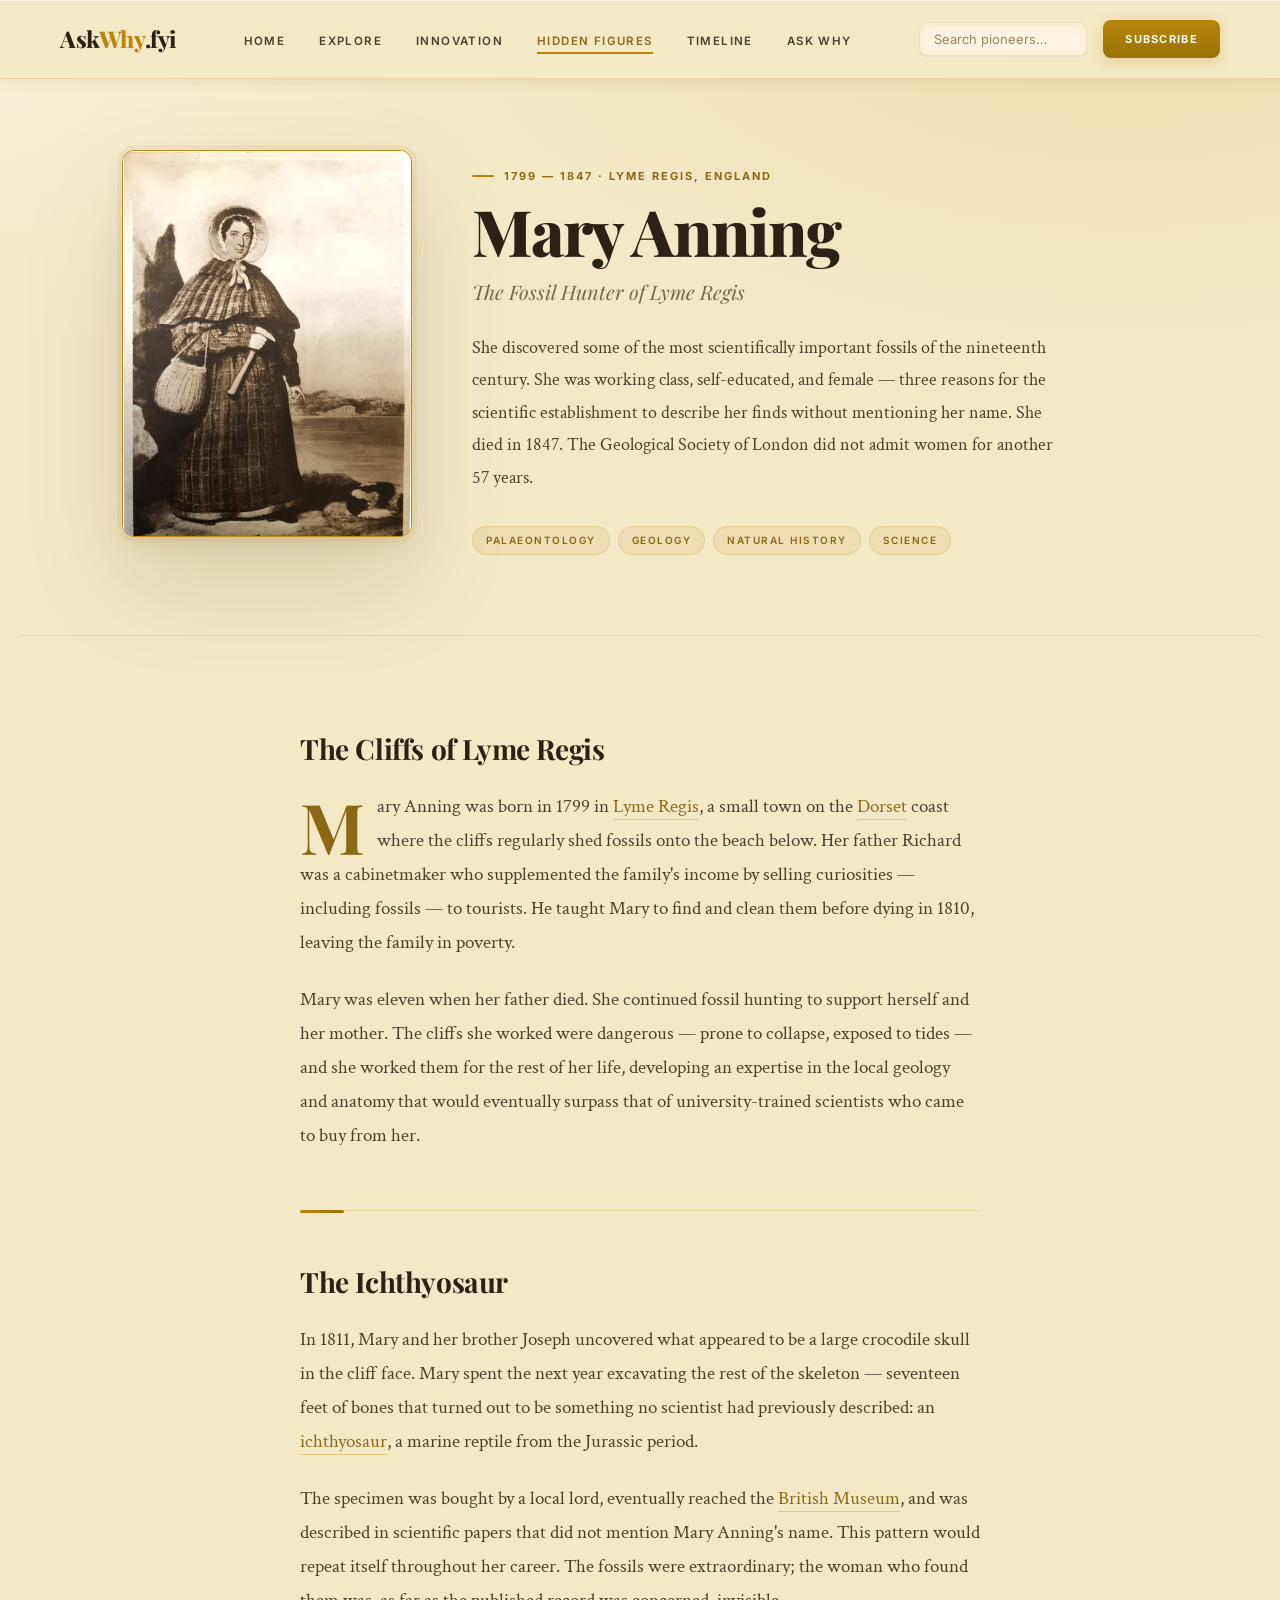
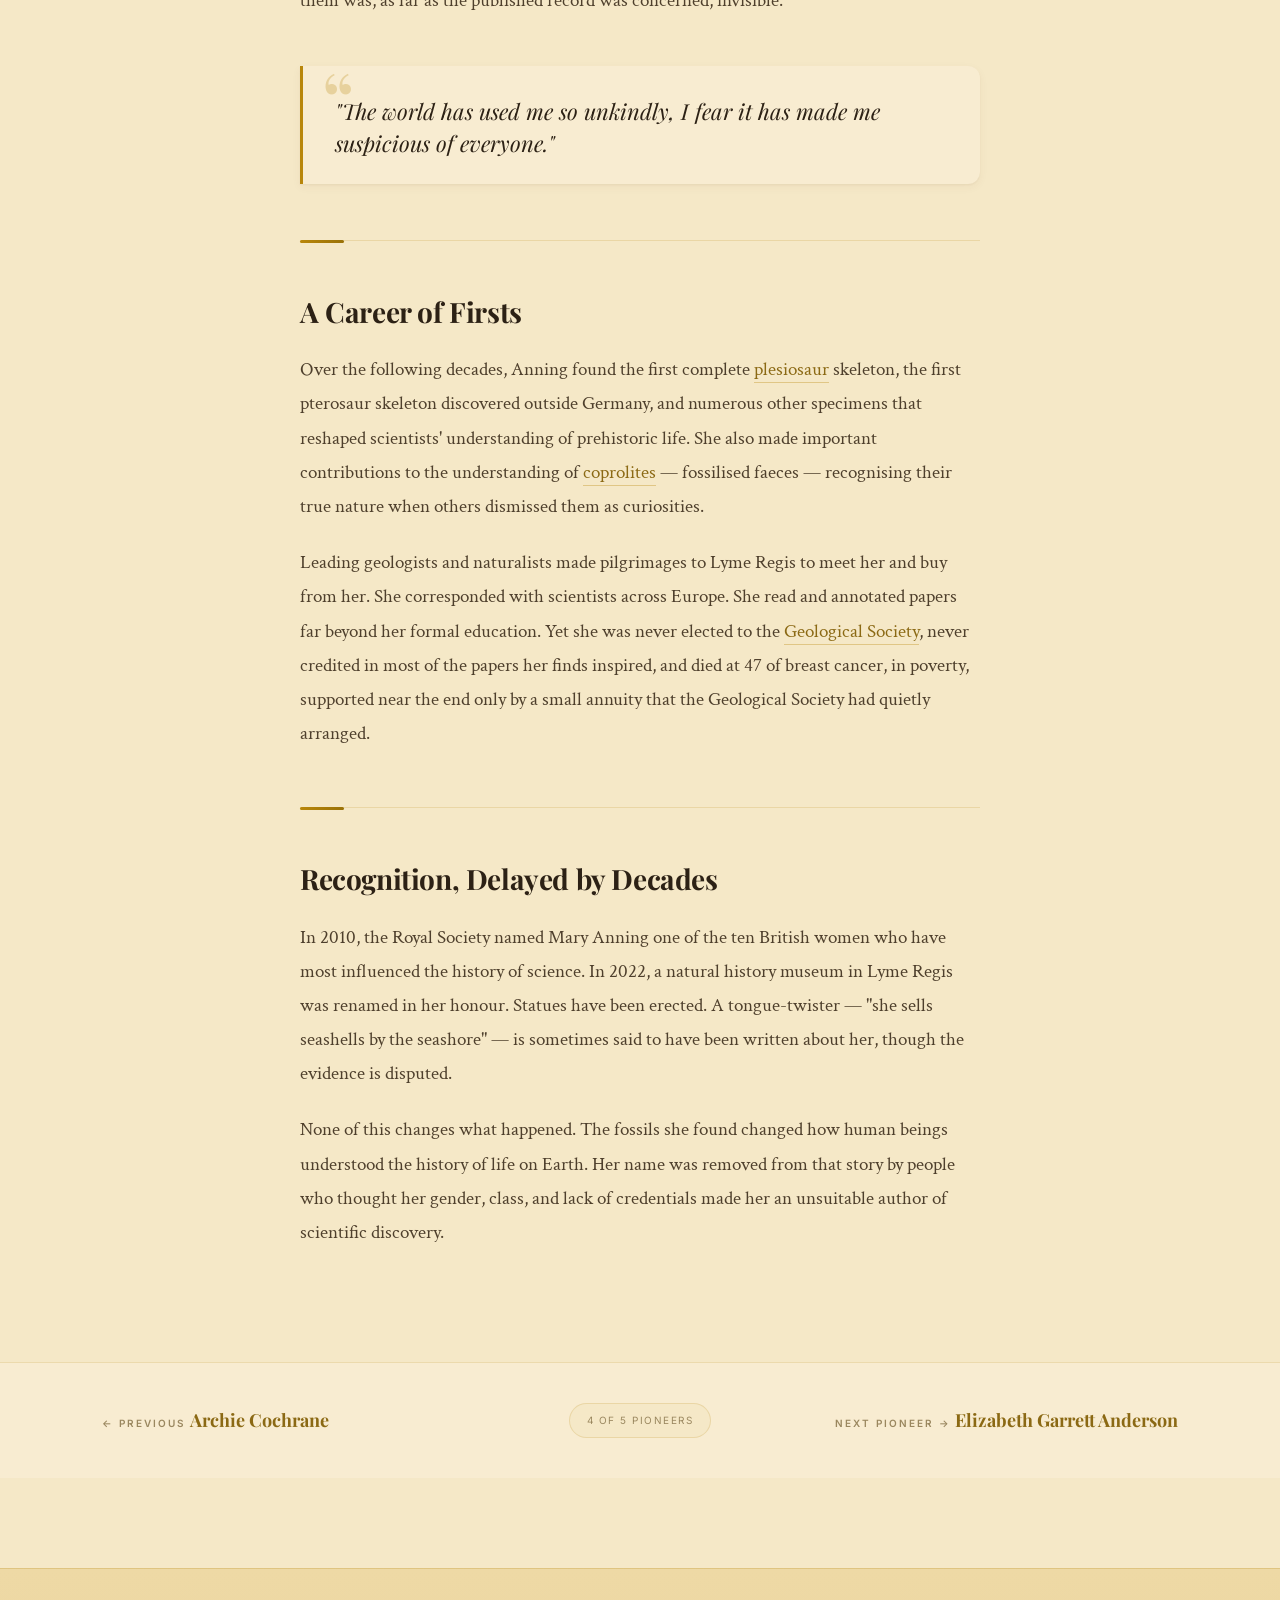
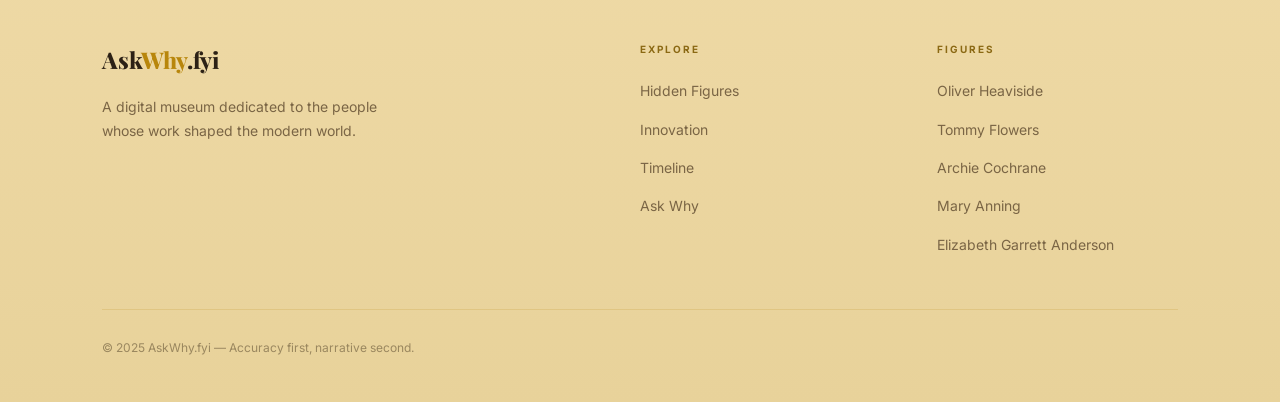
<file: mary-anning.html>
<!DOCTYPE html>
<html lang="en">
<head>
  <meta charset="UTF-8" />
  <meta name="viewport" content="width=device-width, initial-scale=1.0" />
  <title>Mary Anning — AskWhy.fyi</title>
  <link rel="stylesheet" href="style.css" />
</head>
<body>
  <nav class="navbar">
    <a href="index.html" class="logo">Ask<span>Why</span>.fyi</a>
    <ul class="nav-links">
      <li><a href="index.html">Home</a></li>
      <li><a href="hidden-figures.html">Explore</a></li>
      <li><a href="innovation.html">Innovation</a></li>
      <li><a href="hidden-figures.html" class="active">Hidden Figures</a></li>
      <li><a href="timeline.html">Timeline</a></li>
      <li><a href="ask-why.html">Ask Why</a></li>
    </ul>
    <div class="nav-right">
      <input class="nav-search" type="text" placeholder="Search pioneers…" aria-label="Search pioneers" />
      <a href="index.html#newsletter" class="subscribe-btn">Subscribe</a>
    </div>
  </nav>

  <div class="bio-header">
    <div class="bio-portrait">
      <img src="images/Marry.jpg" alt="Portrait of Mary Anning" />
    </div>
    <div class="bio-meta">
      <p class="bio-dates">1799 — 1847 · Lyme Regis, England</p>
      <h1 class="bio-name">Mary Anning</h1>
      <p class="bio-tagline">The Fossil Hunter of Lyme Regis</p>
      <p class="bio-intro">She discovered some of the most scientifically important fossils of the nineteenth century. She was working class, self-educated, and female — three reasons for the scientific establishment to describe her finds without mentioning her name. She died in 1847. The Geological Society of London did not admit women for another 57 years.</p>
      <div class="bio-tags">
        <span class="tag-pill">Palaeontology</span>
        <span class="tag-pill">Geology</span>
        <span class="tag-pill">Natural History</span>
        <span class="tag-pill">Science</span>
      </div>
    </div>
  </div>

  <div class="bio-article">
    <h2>The Cliffs of Lyme Regis</h2>
    <p>Mary Anning was born in 1799 in <a href="https://en.wikipedia.org/wiki/Lyme_Regis">Lyme Regis</a>, a small town on the <a href="https://en.wikipedia.org/wiki/Dorset">Dorset</a> coast where the cliffs regularly shed fossils onto the beach below. Her father Richard was a cabinetmaker who supplemented the family's income by selling curiosities — including fossils — to tourists. He taught Mary to find and clean them before dying in 1810, leaving the family in poverty.</p>
    <p>Mary was eleven when her father died. She continued fossil hunting to support herself and her mother. The cliffs she worked were dangerous — prone to collapse, exposed to tides — and she worked them for the rest of her life, developing an expertise in the local geology and anatomy that would eventually surpass that of university-trained scientists who came to buy from her.</p>

    <h2>The Ichthyosaur</h2>
    <p>In 1811, Mary and her brother Joseph uncovered what appeared to be a large crocodile skull in the cliff face. Mary spent the next year excavating the rest of the skeleton — seventeen feet of bones that turned out to be something no scientist had previously described: an <a href="https://en.wikipedia.org/wiki/Ichthyosaur">ichthyosaur</a>, a marine reptile from the Jurassic period.</p>
    <p>The specimen was bought by a local lord, eventually reached the <a href="https://en.wikipedia.org/wiki/British_Museum">British Museum</a>, and was described in scientific papers that did not mention Mary Anning's name. This pattern would repeat itself throughout her career. The fossils were extraordinary; the woman who found them was, as far as the published record was concerned, invisible.</p>

    <div class="bio-pullquote">
      <p>"The world has used me so unkindly, I fear it has made me suspicious of everyone."</p>
    </div>

    <h2>A Career of Firsts</h2>
    <p>Over the following decades, Anning found the first complete <a href="https://en.wikipedia.org/wiki/Plesiosaur">plesiosaur</a> skeleton, the first pterosaur skeleton discovered outside Germany, and numerous other specimens that reshaped scientists' understanding of prehistoric life. She also made important contributions to the understanding of <a href="https://en.wikipedia.org/wiki/Coprolite">coprolites</a> — fossilised faeces — recognising their true nature when others dismissed them as curiosities.</p>
    <p>Leading geologists and naturalists made pilgrimages to Lyme Regis to meet her and buy from her. She corresponded with scientists across Europe. She read and annotated papers far beyond her formal education. Yet she was never elected to the <a href="https://en.wikipedia.org/wiki/Geological_Society_of_London">Geological Society</a>, never credited in most of the papers her finds inspired, and died at 47 of breast cancer, in poverty, supported near the end only by a small annuity that the Geological Society had quietly arranged.</p>

    <h2>Recognition, Delayed by Decades</h2>
    <p>In 2010, the Royal Society named Mary Anning one of the ten British women who have most influenced the history of science. In 2022, a natural history museum in Lyme Regis was renamed in her honour. Statues have been erected. A tongue-twister — "she sells seashells by the seashore" — is sometimes said to have been written about her, though the evidence is disputed.</p>
    <p>None of this changes what happened. The fossils she found changed how human beings understood the history of life on Earth. Her name was removed from that story by people who thought her gender, class, and lack of credentials made her an unsuitable author of scientific discovery.</p>
  </div>

  <div class="bio-footer-nav">
    <div class="bio-nav-prev">
      <a href="cochrane.html">
        <span class="bio-nav-label">← Previous</span>
        <span class="bio-nav-name">Archie Cochrane</span>
      </a>
    </div>
    <span class="bio-nav-badge">4 of 5 Pioneers</span>
    <div class="bio-nav-next">
      <a href="elizabeth-garrett-anderson.html">
        <span class="bio-nav-label">Next Pioneer →</span>
        <span class="bio-nav-name">Elizabeth Garrett Anderson</span>
      </a>
    </div>
  </div>

  <footer>
    <div class="footer-grid">
      <div class="footer-brand">
        <a href="index.html" class="logo">Ask<span style="color:var(--gold)">Why</span>.fyi</a>
        <p class="footer-desc">A digital museum dedicated to the people whose work shaped the modern world.</p>
      </div>
      <div>
        <h4 class="footer-col-title">Explore</h4>
        <ul class="footer-links">
          <li><a href="hidden-figures.html">Hidden Figures</a></li>
          <li><a href="innovation.html">Innovation</a></li>
          <li><a href="timeline.html">Timeline</a></li>
          <li><a href="ask-why.html">Ask Why</a></li>
        </ul>
      </div>
      <div>
        <h4 class="footer-col-title">Figures</h4>
        <ul class="footer-links">
          <li><a href="heaviside.html">Oliver Heaviside</a></li>
          <li><a href="flowers.html">Tommy Flowers</a></li>
          <li><a href="cochrane.html">Archie Cochrane</a></li>
          <li><a href="mary-anning.html">Mary Anning</a></li>
          <li><a href="elizabeth-garrett-anderson.html">Elizabeth Garrett Anderson</a></li>
        </ul>
      </div>
    </div>
    <div class="footer-bottom">© 2025 AskWhy.fyi — Accuracy first, narrative second.</div>
  </footer>
  <script src="script.js"></script>
</body>
</html>
</file>
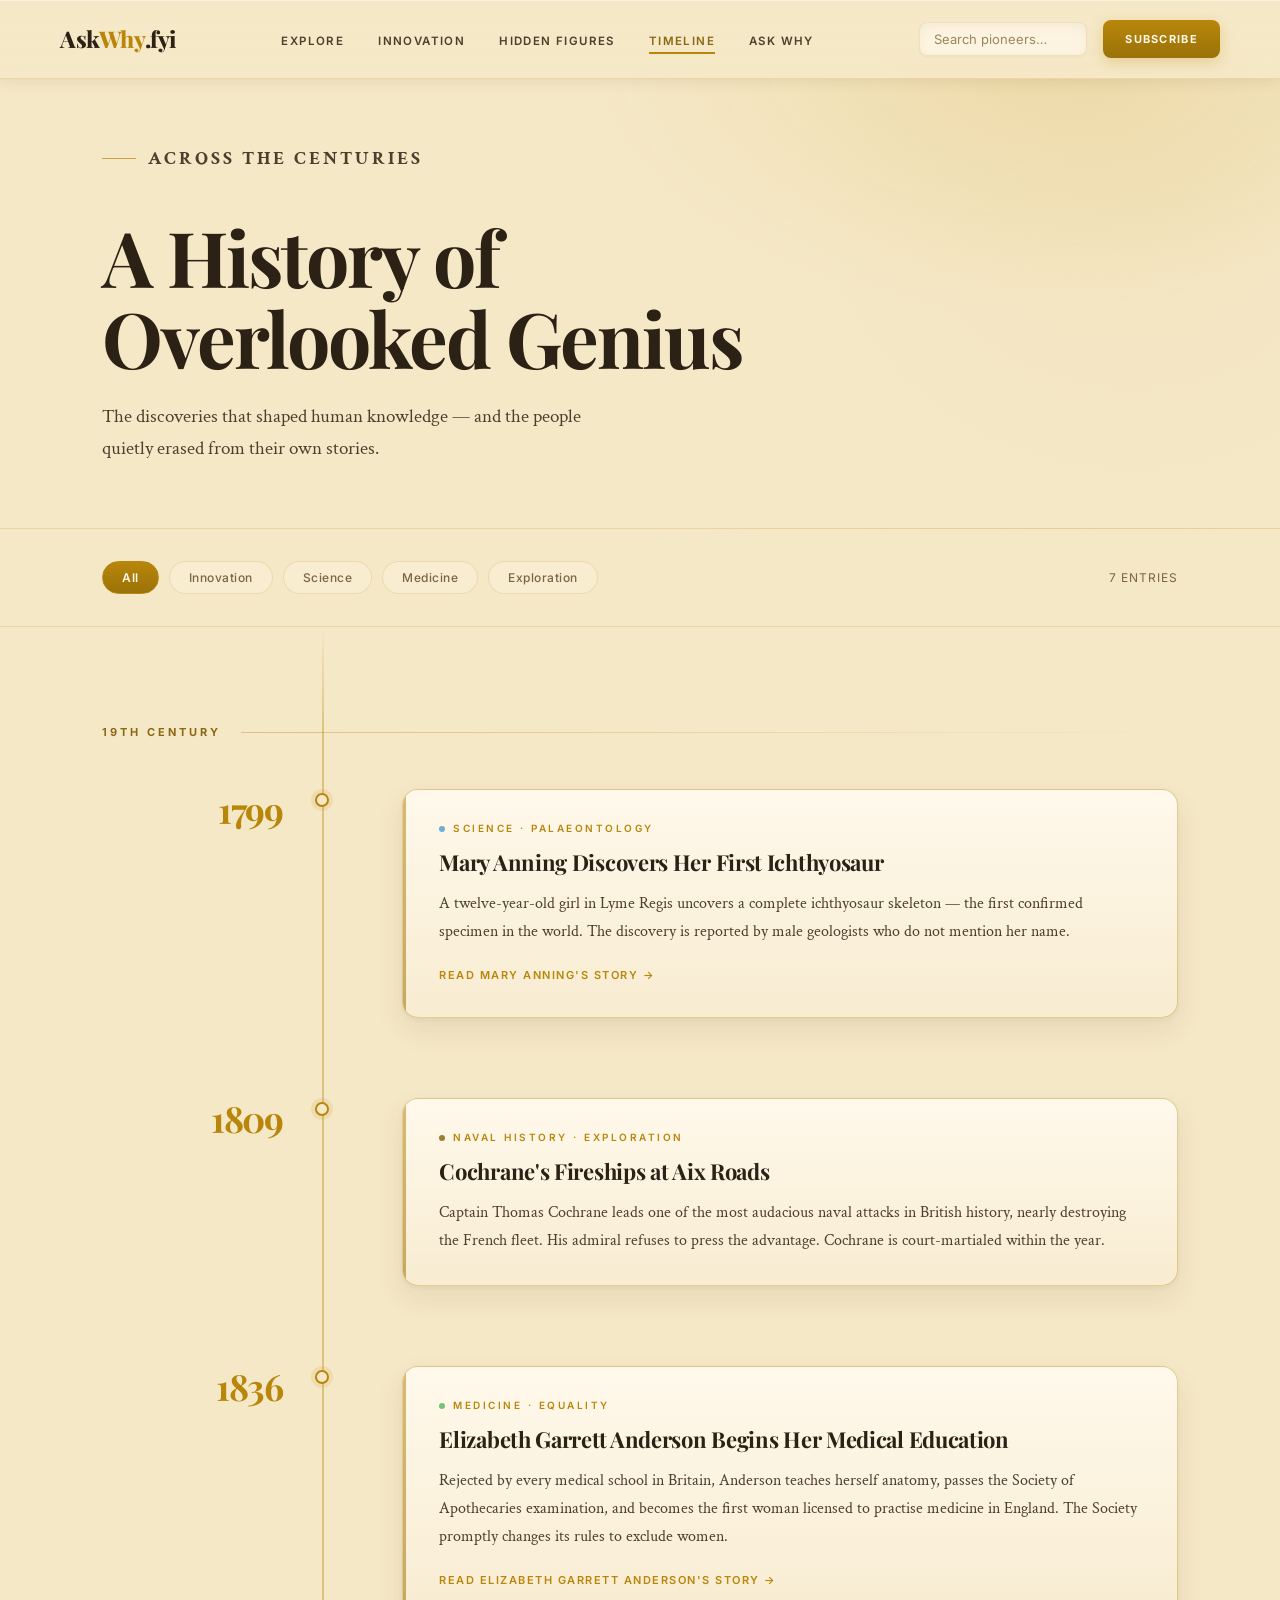
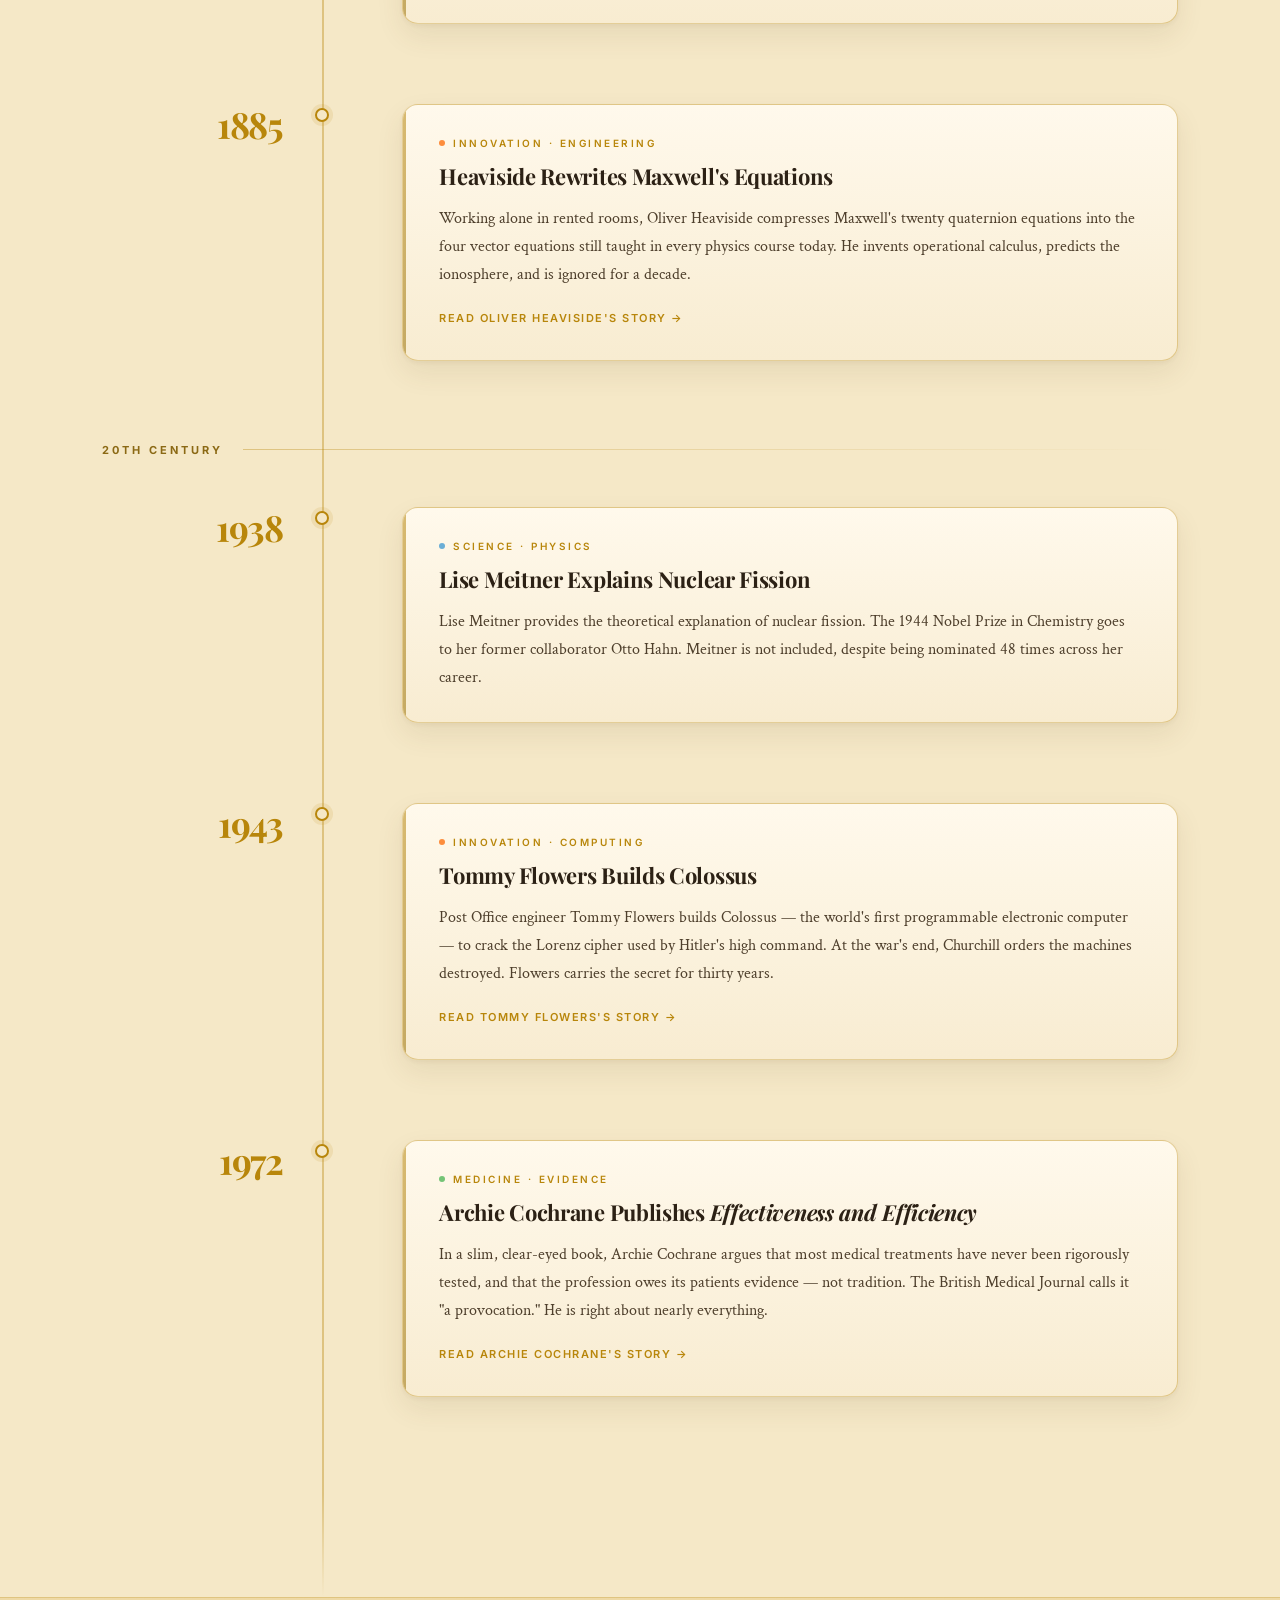
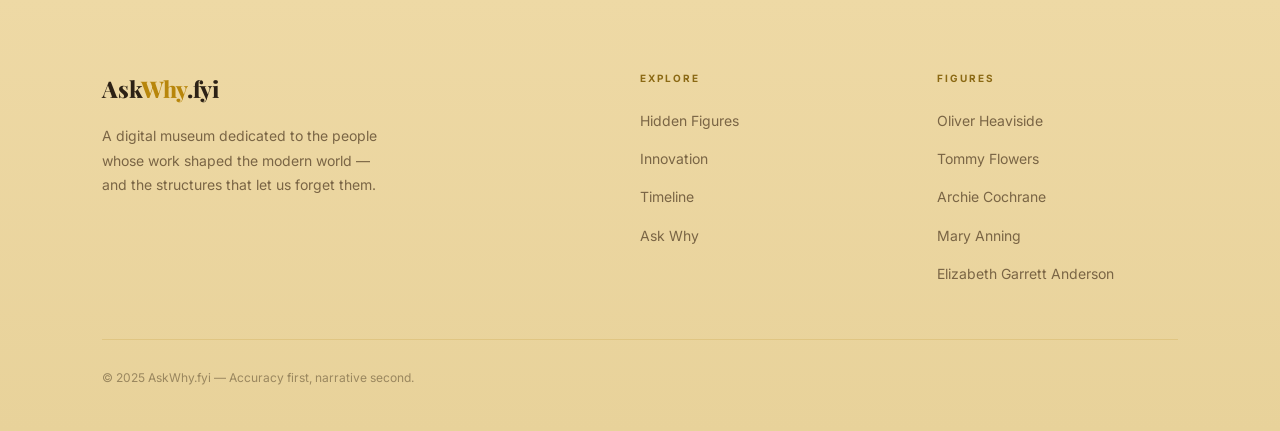
<file: timeline.html>
<!DOCTYPE html>
  <html lang="en">
  <head>
    <meta charset="UTF-8" />
    <meta name="viewport" content="width=device-width, initial-scale=1.0" />
    <title>Timeline — AskWhy.fyi</title>
    <link rel="stylesheet" href="style.css" />
    <style>
      /* ── Timeline Page Overrides ── */
      .timeline-hero {
        min-height: 45vh;
        display: flex;
        align-items: flex-end;
        padding: 140px 8% 64px;
        border-bottom: 1px solid var(--border);
        position: relative;
        overflow: hidden;
      }

      .timeline-hero::before {
        content: '';
        position: absolute;
        top: -200px; right: -200px;
        width: 700px; height: 700px;
        border-radius: 50%;
        background: radial-gradient(circle, rgba(201,168,76,.06) 0%, transparent 70%);
        pointer-events: none;
      }

      .timeline-hero-inner { position: relative; z-index: 1; max-width: 700px; }

      .timeline-hero h1 {
        font-family: var(--font-display);
        font-size: clamp(48px, 6vw, 80px);
        font-weight: 700;
        color: var(--ink-1);
        line-height: 1.05;
        letter-spacing: -2px;
        margin: 16px 0 24px;
      }

      .timeline-hero p {
        font-family: var(--font-serif);
        font-size: 19px;
        color: var(--ink-2);
        line-height: 1.65;
        max-width: 520px;
      }

      /* ── Filter bar ── */
      .timeline-controls {
        display: flex;
        align-items: center;
        justify-content: space-between;
        padding: 32px 8%;
        border-bottom: 1px solid var(--border);
        gap: 20px;
        flex-wrap: wrap;
      }

      .timeline-count {
        font-size: 12px;
        letter-spacing: 1px;
        text-transform: uppercase;
        color: var(--ink-3);
      }

      /* ── Main timeline layout ── */
      .timeline-main {
        padding: 80px 8% 120px;
        position: relative;
      }

      /* Central spine */
      .timeline-spine {
        position: absolute;
        left: calc(8% + 220px);
        top: 0; bottom: 0;
        width: 2px;
        background: linear-gradient(to bottom, transparent, var(--gold-border-strong) 4%, var(--gold-border-strong) 96%, transparent);
      }

      /* Each row */
      .tl-item {
        display: grid;
        grid-template-columns: 180px 80px 1fr;
        gap: 0;
        margin-bottom: 72px;
        position: relative;
        opacity: 0;
        transform: translateY(24px);
        transition: opacity .6s ease, transform .6s ease;
      }

      .tl-item.visible { opacity: 1; transform: translateY(0); }

      /* Year */
      .tl-year {
        font-family: var(--font-display);
        font-size: 36px;
        font-weight: 700;
        color: var(--gold);
        letter-spacing: -1.5px;
        text-align: right;
        padding-right: 0;
        padding-top: 2px;
        line-height: 1;
      }

      /* Node column */
      .tl-node-col {
        display: flex;
        flex-direction: column;
        align-items: center;
        padding-top: 4px;
      }

      .tl-dot {
        width: 14px; height: 14px;
        border-radius: 50%;
        background: var(--sand-1);
        border: 2px solid var(--gold);
        box-shadow: 0 0 0 4px rgba(184,134,11,.12);
        flex-shrink: 0;
        transition: box-shadow .3s;
        position: relative;
        z-index: 2;
      }

      .tl-item:hover .tl-dot {
        box-shadow: 0 0 0 6px rgba(184,134,11,.18);
        background: var(--gold);
      }

      /* Content card */
      .tl-content {
        padding-left: 40px;
        padding-bottom: 8px;
      }

      .tl-card {
        position: relative;
        overflow: hidden;
        background: linear-gradient(180deg, var(--sand-0) 0%, var(--sand-2) 100%);
        border: 1px solid var(--gold-border-strong);
        border-radius: 16px;
        padding: 30px 36px;
        box-shadow: var(--shadow-md);
        transition: border-color .35s, box-shadow .35s, transform .35s;
      }
      .tl-card::before {
        content: "";
        position: absolute;
        left: 0; top: 0; bottom: 0;
        width: 3px;
        background: linear-gradient(180deg, var(--gold), var(--gold-mid));
        opacity: .55;
        transition: opacity .3s ease;
      }
      .tl-item:hover .tl-card::before { opacity: 1; }

      .tl-item:hover .tl-card {
        border-color: var(--gold);
        box-shadow: var(--shadow-lg);
        transform: translateX(5px);
      }

      .tl-category {
        font-size: 10px;
        font-weight: 600;
        letter-spacing: 2.5px;
        text-transform: uppercase;
        color: var(--gold);
        margin-bottom: 12px;
      }

      .tl-title {
        font-family: var(--font-display);
        font-size: 22px;
        font-weight: 700;
        color: var(--ink-1);
        line-height: 1.25;
        margin-bottom: 14px;
        letter-spacing: -.3px;
        transition: color .3s ease;
      }
      .tl-item:hover .tl-title { color: var(--gold-dark); }

      .tl-text {
        font-family: var(--font-serif);
        font-size: 16px;
        color: var(--ink-2);
        line-height: 1.75;
        margin-bottom: 0;
      }

      .tl-link {
        display: inline-flex;
        align-items: center;
        gap: 6px;
        margin-top: 20px;
        font-size: 11px;
        font-weight: 600;
        letter-spacing: 1.5px;
        text-transform: uppercase;
        color: var(--gold);
        border-bottom: 1px solid transparent;
        padding-bottom: 2px;
        transition: border-color .2s, gap .2s;
      }

      .tl-link:hover { border-color: var(--gold); gap: 10px; }

      /* Era dividers */
      .tl-era {
        grid-column: 1 / -1;
        display: flex;
        align-items: center;
        gap: 20px;
        margin-bottom: 48px;
        margin-top: 16px;
      }

      .tl-era-label {
        font-size: 11px;
        font-weight: 700;
        letter-spacing: 3px;
        text-transform: uppercase;
        color: var(--gold-dark);
        white-space: nowrap;
      }

      .tl-era-line {
        flex: 1;
        height: 1px;
        background: linear-gradient(90deg, var(--gold-border-strong), transparent);
      }

      /* Category colour dots on card */
      .tl-cat-dot {
        display: inline-block;
        width: 6px; height: 6px;
        border-radius: 50%;
        margin-right: 8px;
        vertical-align: middle;
        position: relative; top: -1px;
      }

      .cat-science  { background: #6baed6; }
      .cat-medicine { background: #74c476; }
      .cat-tech     { background: #fd8d3c; }
      .cat-naval    { background: #9e7d35; }

      @media (max-width: 900px) {
        .timeline-spine { left: calc(6% + 94px); }
        .tl-item { grid-template-columns: 70px 48px 1fr; }
        .tl-year { font-size: 22px; }
        .tl-content { padding-left: 20px; }
        .tl-card { padding: 24px; }
        .tl-title { font-size: 18px; }
      }

      @media (max-width: 600px) {
        .tl-item { grid-template-columns: 56px 36px 1fr; }
        .tl-year { font-size: 16px; }
        .timeline-main { padding: 48px 4% 80px; }
        .timeline-hero { padding: 120px 6% 48px; }
        .timeline-controls { padding: 24px 6%; }
      }
    </style>
  </head>
  <body>

    <nav class="navbar">
      <a href="index.html" class="logo">Ask<span>Why</span>.fyi</a>
      <ul class="nav-links">
        <li><a href="hidden-figures.html">Explore</a></li>
        <li><a href="innovation.html">Innovation</a></li>
        <li><a href="hidden-figures.html">Hidden Figures</a></li>
        <li><a href="timeline.html" class="active">Timeline</a></li>
        <li><a href="ask-why.html">Ask Why</a></li>
      </ul>
      <div class="nav-right">
        <input class="nav-search" type="text" placeholder="Search pioneers…" />
        <a href="index.html#newsletter" class="subscribe-btn">Subscribe</a>
      </div>
    </nav>

    <!-- Hero -->
    <div class="timeline-hero">
      <div class="timeline-hero-inner">
        <p class="eyebrow">Across the Centuries</p>
        <h1>A History of<br>Overlooked Genius</h1>
        <p>The discoveries that shaped human knowledge — and the people quietly erased from their own stories.</p>
      </div>
    </div>

    <!-- Controls -->
    <div class="timeline-controls">
      <div class="filter-tabs" style="margin:0;">
        <button class="filter-tab active" data-filter="all">All</button>
        <button class="filter-tab" data-filter="innovation">Innovation</button>
        <button class="filter-tab" data-filter="science">Science</button>
        <button class="filter-tab" data-filter="medicine">Medicine</button>
        <button class="filter-tab" data-filter="exploration">Exploration</button>
      </div>
      <span class="timeline-count">7 entries</span>
    </div>

    <!-- Timeline -->
    <div class="timeline-main">
      <div class="timeline-spine"></div>

      <!-- 1800s -->
      <div class="tl-era">
        <span class="tl-era-label">19th Century</span>
        <div class="tl-era-line"></div>
      </div>

      <div class="tl-item" data-cat="science">
        <div class="tl-year">1799</div>
        <div class="tl-node-col"><div class="tl-dot"></div></div>
        <div class="tl-content">
          <div class="tl-card">
            <p class="tl-category"><span class="tl-cat-dot cat-science"></span>Science · Palaeontology</p>
            <h3 class="tl-title">Mary Anning Discovers Her First Ichthyosaur</h3>
            <p class="tl-text">A twelve-year-old girl in Lyme Regis uncovers a complete ichthyosaur skeleton — the first confirmed specimen in the world. The discovery is reported by male geologists who do not mention her name.</p>
            <a href="mary-anning.html" class="tl-link">Read Mary Anning's story →</a>
          </div>
        </div>
      </div>

      <div class="tl-item" data-cat="exploration">
        <div class="tl-year">1809</div>
        <div class="tl-node-col"><div class="tl-dot"></div></div>
        <div class="tl-content">
          <div class="tl-card">
            <p class="tl-category"><span class="tl-cat-dot cat-naval"></span>Naval History · Exploration</p>
            <h3 class="tl-title">Cochrane's Fireships at Aix Roads</h3>
            <p class="tl-text">Captain Thomas Cochrane leads one of the most audacious naval attacks in British history, nearly destroying the French fleet. His admiral refuses to press the advantage. Cochrane is court-martialed within the year.</p>
          </div>
        </div>
      </div>

      <div class="tl-item" data-cat="medicine">
        <div class="tl-year">1836</div>
        <div class="tl-node-col"><div class="tl-dot"></div></div>
        <div class="tl-content">
          <div class="tl-card">
            <p class="tl-category"><span class="tl-cat-dot cat-medicine"></span>Medicine · Equality</p>
            <h3 class="tl-title">Elizabeth Garrett Anderson Begins Her Medical Education</h3>
            <p class="tl-text">Rejected by every medical school in Britain, Anderson teaches herself anatomy, passes the Society of Apothecaries examination, and becomes the first woman licensed to practise medicine in England. The Society promptly changes its rules to exclude women.</p>
            <a href="elizabeth-garrett-anderson.html" class="tl-link">Read Elizabeth Garrett Anderson's story →</a>
          </div>
        </div>
      </div>

      <div class="tl-item" data-cat="innovation">
        <div class="tl-year">1885</div>
        <div class="tl-node-col"><div class="tl-dot"></div></div>
        <div class="tl-content">
          <div class="tl-card">
            <p class="tl-category"><span class="tl-cat-dot cat-tech"></span>Innovation · Engineering</p>
            <h3 class="tl-title">Heaviside Rewrites Maxwell's Equations</h3>
            <p class="tl-text">Working alone in rented rooms, Oliver Heaviside compresses Maxwell's twenty quaternion equations into the four vector equations still taught in every physics course today. He invents operational calculus, predicts the ionosphere, and is ignored for a decade.</p>
            <a href="heaviside.html" class="tl-link">Read Oliver Heaviside's story →</a>
          </div>
        </div>
      </div>

      <!-- 1900s -->
      <div class="tl-era">
        <span class="tl-era-label">20th Century</span>
        <div class="tl-era-line"></div>
      </div>

      <div class="tl-item" data-cat="science">
        <div class="tl-year">1938</div>
        <div class="tl-node-col"><div class="tl-dot"></div></div>
        <div class="tl-content">
          <div class="tl-card">
            <p class="tl-category"><span class="tl-cat-dot cat-science"></span>Science · Physics</p>
            <h3 class="tl-title">Lise Meitner Explains Nuclear Fission</h3>
            <p class="tl-text">Lise Meitner provides the theoretical explanation of nuclear fission. The 1944 Nobel Prize in Chemistry goes to her former collaborator Otto Hahn. Meitner is not included, despite being nominated 48 times across her career.</p>
          </div>
        </div>
      </div>

      <div class="tl-item" data-cat="innovation">
        <div class="tl-year">1943</div>
        <div class="tl-node-col"><div class="tl-dot"></div></div>
        <div class="tl-content">
          <div class="tl-card">
            <p class="tl-category"><span class="tl-cat-dot cat-tech"></span>Innovation · Computing</p>
            <h3 class="tl-title">Tommy Flowers Builds Colossus</h3>
            <p class="tl-text">Post Office engineer Tommy Flowers builds Colossus — the world's first programmable electronic computer — to crack the Lorenz cipher used by Hitler's high command. At the war's end, Churchill orders the machines destroyed. Flowers carries the secret for thirty years.</p>
            <a href="flowers.html" class="tl-link">Read Tommy Flowers's story →</a>
          </div>
        </div>
      </div>

      <div class="tl-item" data-cat="medicine">
        <div class="tl-year">1972</div>
        <div class="tl-node-col"><div class="tl-dot"></div></div>
        <div class="tl-content">
          <div class="tl-card">
            <p class="tl-category"><span class="tl-cat-dot cat-medicine"></span>Medicine · Evidence</p>
            <h3 class="tl-title">Archie Cochrane Publishes <em>Effectiveness and Efficiency</em></h3>
            <p class="tl-text">In a slim, clear-eyed book, Archie Cochrane argues that most medical treatments have never been rigorously tested, and that the profession owes its patients evidence — not tradition. The British Medical Journal calls it "a provocation." He is right about nearly everything.</p>
            <a href="cochrane.html" class="tl-link">Read Archie Cochrane's story →</a>
          </div>
        </div>
      </div>

    </div>

    <!-- Footer -->
    <footer>
      <div class="footer-grid">
        <div class="footer-brand">
          <a href="index.html" class="logo">Ask<span style="color:var(--gold)">Why</span>.fyi</a>
          <p class="footer-desc">A digital museum dedicated to the people whose work shaped the modern world — and the structures that let us forget them.</p>
        </div>
        <div>
          <h4 class="footer-col-title">Explore</h4>
          <ul class="footer-links">
            <li><a href="hidden-figures.html">Hidden Figures</a></li>
            <li><a href="innovation.html">Innovation</a></li>
            <li><a href="timeline.html">Timeline</a></li>
            <li><a href="ask-why.html">Ask Why</a></li>
          </ul>
        </div>
        <div>
          <h4 class="footer-col-title">Figures</h4>
          <ul class="footer-links">
            <li><a href="heaviside.html">Oliver Heaviside</a></li>
            <li><a href="flowers.html">Tommy Flowers</a></li>
            <li><a href="cochrane.html">Archie Cochrane</a></li>
            <li><a href="mary-anning.html">Mary Anning</a></li>
            <li><a href="elizabeth-garrett-anderson.html">Elizabeth Garrett Anderson</a></li>
          </ul>
        </div>
      </div>
      <div class="footer-bottom">© 2025 AskWhy.fyi — Accuracy first, narrative second.</div>
    </footer>

    <script src="script.js"></script>
    <script>
      // Scroll-triggered fade-in for timeline items
      const items = document.querySelectorAll('.tl-item');
      const io = new IntersectionObserver((entries) => {
        entries.forEach((entry, i) => {
          if (entry.isIntersecting) {
            setTimeout(() => entry.target.classList.add('visible'), i * 80);
            io.unobserve(entry.target);
          }
        });
      }, { threshold: 0.1 });
      items.forEach(el => io.observe(el));

      // ── Category filtering ──
      const tabs   = document.querySelectorAll('.timeline-controls .filter-tab');
      const allItems = Array.from(document.querySelectorAll('.timeline-main .tl-item'));
      const eras   = Array.from(document.querySelectorAll('.timeline-main .tl-era'));
      const countEl = document.querySelector('.timeline-count');

      function applyFilter(cat) {
        let visible = 0;
        allItems.forEach(it => {
          const show = cat === 'all' || it.dataset.cat === cat;
          it.style.display = show ? '' : 'none';
          if (show) { it.classList.add('visible'); visible++; }
        });
        // Hide an era header when nothing under it is showing
        eras.forEach(era => {
          let n = 0, el = era.nextElementSibling;
          while (el && !el.classList.contains('tl-era')) {
            if (el.classList.contains('tl-item') && el.style.display !== 'none') n++;
            el = el.nextElementSibling;
          }
          era.style.display = n > 0 ? '' : 'none';
        });
        if (countEl) countEl.textContent = visible + (visible === 1 ? ' entry' : ' entries');
      }

      tabs.forEach(tab => {
        tab.addEventListener('click', () => {
          tabs.forEach(t => t.classList.remove('active'));
          tab.classList.add('active');
          applyFilter(tab.dataset.filter || 'all');
        });
      });
    </script>
  </body>
  </html>
</file>
<file: style.css>
/* ============================================
   AskWhy.fyi — Complete Stylesheet
   Golden Sand & Antique Gold — warm, editorial, museum-grade
   ============================================ */

@import url('https://fonts.googleapis.com/css2?family=Playfair+Display:ital,wght@0,400;0,500;0,600;0,700;0,800;1,400;1,500;1,600&family=Inter:wght@300;400;500;600;700&family=Crimson+Text:ital,wght@0,400;0,600;1,400;1,600&display=swap');

/* ── Reset ── */
*, *::before, *::after { margin: 0; padding: 0; box-sizing: border-box; }

:root {
  /* Golden Sand palette */
  --sand-0:   #FFF9EC;   /* button text / lightest highlight */
  --sand-1:   #F5E8C7;   /* primary page background */
  --sand-2:   #F8ECD1;   /* card surface */
  --sand-3:   #E6C983;   /* hover / placeholder fill */
  --sand-4:   #D8C088;   /* deeper accents */
  --surface:  #EED9A5;   /* secondary surface (footer, marquee, navbar tint) */

  /* Gold palette */
  --gold:        #B8860B;   /* accent gold */
  --gold-mid:    #9A7208;   /* button hover */
  --gold-dark:   #8B6914;   /* dark gold (deep text / lines) */
  --gold-pale:   rgba(184,134,11,.10);
  --gold-border: rgba(184,134,11,.18);
  --gold-border-strong: rgba(184,134,11,.38);

  /* Text */
  --ink-1:    #2C2115;   /* headings */
  --ink-2:    #4E3F2C;   /* body text */
  --ink-3:    #7A6545;   /* muted text */
  --ink-4:    #9A875F;   /* very muted */

  /* Button */
  --btn-text: #FFF9EC;

  /* legacy alias used in inline overrides */
  --border:   rgba(184,134,11,.18);

  /* Shadows — warm, layered */
  --shadow-sm: 0 1px 2px rgba(90,62,18,.06), 0 2px 6px rgba(90,62,18,.05);
  --shadow-md: 0 6px 18px rgba(90,62,18,.10), 0 2px 6px rgba(90,62,18,.06);
  --shadow-lg: 0 20px 48px rgba(90,62,18,.16), 0 6px 16px rgba(90,62,18,.08);
  --shadow-xl: 0 32px 72px rgba(90,62,18,.20), 0 10px 24px rgba(90,62,18,.10);

  /* Radius scale */
  --r-sm: 8px;
  --r-md: 12px;
  --r-lg: 18px;
  --r-xl: 24px;

  /* Typography */
  --font-display: 'Playfair Display', Georgia, serif;
  --font-body:    'Inter', system-ui, sans-serif;
  --font-serif:   'Crimson Text', Georgia, serif;
}

html { scroll-behavior: smooth; }

body {
  font-family: var(--font-body);
  background:
    radial-gradient(1200px 700px at 88% -8%, rgba(230,201,131,.40) 0%, transparent 60%),
    radial-gradient(900px 600px at -6% 4%, rgba(255,249,236,.55) 0%, transparent 55%),
    var(--sand-1);
  background-attachment: fixed;
  color: var(--ink-2);
  line-height: 1.65;
  -webkit-font-smoothing: antialiased;
  text-rendering: optimizeLegibility;
}

a { color: inherit; text-decoration: none; }
img { display: block; max-width: 100%; }
::selection { background: rgba(184,134,11,.22); color: var(--ink-1); }

/* ══════════════════════════════════════════
   NAVBAR
══════════════════════════════════════════ */
.navbar {
  position: fixed;
  top: 0; left: 0;
  width: 100%;
  z-index: 200;
  display: flex;
  align-items: center;
  justify-content: space-between;
  padding: 20px 60px;
  background: linear-gradient(180deg, rgba(245,232,199,.99) 0%, rgba(245,232,199,.97) 100%);
  backdrop-filter: blur(22px) saturate(140%);
  -webkit-backdrop-filter: blur(22px) saturate(140%);
  border-bottom: 1px solid var(--gold-border);
  box-shadow: 0 2px 14px rgba(90,62,18,.10), 0 1px 0 rgba(255,249,236,.6) inset;
  transition: padding .35s ease, box-shadow .35s ease, background .35s ease;
}

.navbar.scrolled {
  padding: 13px 60px;
  background: linear-gradient(180deg, rgba(245,232,199,.96) 0%, rgba(245,232,199,.88) 100%);
  box-shadow: 0 8px 30px rgba(90,62,18,.10), 0 1px 0 rgba(255,249,236,.6) inset;
}

.logo {
  font-family: var(--font-display);
  font-size: 23px;
  font-weight: 800;
  color: var(--ink-1);
  letter-spacing: -.4px;
}
.logo span { color: var(--gold); }

.nav-links { display: flex; gap: 34px; list-style: none; }
.nav-links a {
  position: relative;
  font-size: 11.5px;
  font-weight: 600;
  letter-spacing: 1.4px;
  text-transform: uppercase;
  color: var(--ink-2);
  transition: color .25s ease;
}
.nav-links a::after {
  content: '';
  position: absolute;
  left: 0; bottom: -6px;
  width: 0; height: 1.5px;
  background: var(--gold);
  transition: width .25s ease;
}
.nav-links a:hover,
.nav-links a.active { color: var(--gold-dark); }
.nav-links a:hover::after,
.nav-links a.active::after { width: 100%; }

.nav-right { display: flex; align-items: center; gap: 16px; }

.nav-search {
  background: rgba(255,249,236,.7);
  border: 1px solid var(--gold-border);
  border-radius: var(--r-sm);
  padding: 8px 14px;
  color: var(--ink-1);
  font-size: 13px;
  font-family: var(--font-body);
  width: 168px;
  outline: none;
  box-shadow: var(--shadow-sm) inset;
  transition: border-color .25s ease, width .35s ease, box-shadow .25s ease;
}
.nav-search::placeholder { color: var(--ink-4); }
.nav-search:focus {
  border-color: var(--gold);
  width: 210px;
  box-shadow: 0 0 0 3px rgba(184,134,11,.12);
}

.subscribe-btn {
  background: linear-gradient(180deg, var(--gold) 0%, var(--gold-mid) 100%);
  color: var(--btn-text);
  font-size: 11px;
  font-weight: 700;
  letter-spacing: 1.3px;
  text-transform: uppercase;
  padding: 10px 22px;
  border-radius: var(--r-sm);
  white-space: nowrap;
  box-shadow: 0 4px 14px rgba(184,134,11,.28);
  transition: transform .2s ease, box-shadow .2s ease, filter .2s ease;
}
.subscribe-btn:hover {
  filter: brightness(1.05);
  transform: translateY(-1px);
  box-shadow: 0 8px 22px rgba(184,134,11,.36);
}

/* ══════════════════════════════════════════
   HERO
══════════════════════════════════════════ */

.hero{
    position:relative;
    min-height:105vh;
    display:flex;
    align-items:center;
    padding-left:8%;
    overflow:hidden;
    isolation:isolate;

    /* The galaxy image now lives on its own animated layer (.hero-galaxy).
       Same sand base — no colour change. */
    background: var(--sand-1);
}

.hero::before{
    content:"";
    position:absolute;
    inset:0;
    z-index:1;
    pointer-events:none;

    background:
        /* Left side for readable text (moved here so it fades the MOVING galaxy) */
        linear-gradient(
            90deg,
            rgba(245,232,199,1) 0%,
            rgba(245,232,199,.98) 28%,
            rgba(245,232,199,.92) 38%,
            rgba(245,232,199,.60) 50%,
            rgba(245,232,199,.20) 63%,
            transparent 75%
        ),

        /* Soft top/bottom blend */
        linear-gradient(
            to bottom,
            rgba(245,232,199,.10),
            transparent 18%,
            transparent 82%,
            rgba(245,232,199,.18)
        ),

        radial-gradient(
            circle at 78% 50%,
            rgba(255,255,255,0) 15%,
            rgba(245,232,199,.15) 55%,
            rgba(245,232,199,.55) 82%,
            var(--sand-1) 100%
        );
}

.hero::after{
    content:"";
    position:absolute;
    inset:0;
    z-index:1;
    pointer-events:none;

    background:
        radial-gradient(
            circle at 98% 50%,
            rgba(245,232,199,.55),
            transparent 42%
        );
}

.hero-canvas{
    position:absolute;
    inset:0;
    pointer-events:none;
    z-index:2;
}

.hero-content{
    position:relative;
    z-index:5;
    max-width:700px;
}

/* Disable orbit circles */
.orbit,
.orbit-1,
.orbit-2,
.orbit-3,
.orbit-dot{
    display:none;
}

/* Keep hero text above background */

.eyebrow,
.hero-eyebrow{
    position:relative;
    z-index:5;
}

.hero h1{
    position:relative;
    z-index:5;
}

.hero-sub{
    position:relative;
    z-index:5;
}

.hero-buttons{
    position:relative;
    z-index:5;
}

.hero-scroll{
    position:absolute;
    bottom:40px;
    left:50%;
    transform:translateX(-50%);
    z-index:5;
}

/* index uses .hero-eyebrow; keep .eyebrow for inner pages */
.eyebrow,
.hero-eyebrow {
  display: inline-flex;
  align-items: center;
  gap: 12px;
  font-family: var(--font-serif);
  font-size: 14px;
  font-style: italic;
  font-weight: 600;
  letter-spacing: .4px;
  color: var(--gold-dark);
  margin-bottom: 26px;
}
.eyebrow {
  font-family: var(--font-body);
  font-style: normal;
  font-size: 10px;
  font-weight: 700;
  letter-spacing: 3px;
  text-transform: uppercase;
  color: var(--gold);
}
.eyebrow::before,
.hero-eyebrow::before {
  content: '';
  width: 34px; height: 1px;
  background: var(--gold);
  opacity: .7;
}

.hero h1 {
  font-family: var(--font-display);
  font-size: clamp(62px, 8.2vw, 104px);
  font-weight: 800;
  line-height: .98;
  color: var(--ink-1);
  margin-bottom: 26px;
  letter-spacing: -2.5px;
  text-shadow: 0 1px 0 rgba(255,249,236,.5);
}
.hero h1 em { font-style: italic; font-weight: 600; color: var(--gold); }

.hero-sub {
  font-family: var(--font-serif);
  font-size: 22px;
  color: var(--ink-2);
  line-height: 1.6;
  max-width: 500px;
  margin-bottom: 46px;
}

.hero-buttons { display: flex; gap: 16px; flex-wrap: wrap; align-items: center; }

.btn-primary {
  background: linear-gradient(180deg, var(--gold) 0%, var(--gold-mid) 100%);
  color: var(--btn-text);
  font-size: 11px;
  font-weight: 700;
  letter-spacing: 1.4px;
  text-transform: uppercase;
  padding: 17px 34px;
  border-radius: var(--r-sm);
  box-shadow: 0 8px 22px rgba(184,134,11,.30);
  transition: transform .2s ease, box-shadow .2s ease, filter .2s ease;
}
.btn-primary:hover {
  filter: brightness(1.06);
  transform: translateY(-2px);
  box-shadow: 0 14px 32px rgba(184,134,11,.4);
}

.btn-secondary {
  border: 1.5px solid var(--gold);
  color: var(--gold-dark);
  font-size: 11px;
  font-weight: 600;
  letter-spacing: 1.4px;
  text-transform: uppercase;
  padding: 16px 32px;
  border-radius: var(--r-sm);
  background: rgba(255,249,236,.45);
  backdrop-filter: blur(6px);
  transition: background .2s ease, transform .2s ease, border-color .2s ease;
}
.btn-secondary:hover {
  background: rgba(184,134,11,.12);
  border-color: var(--gold-dark);
  transform: translateY(-2px);
}

.hero-scroll {
  position: absolute;
  bottom: 40px; left: 50%;
  transform: translateX(-50%);
  display: flex;
  flex-direction: column;
  align-items: center;
  gap: 9px;
  font-size: 9px;
  letter-spacing: 3px;
  text-transform: uppercase;
  color: var(--ink-3);
  z-index: 2;
}
.scroll-label { font-weight: 600; }
.scroll-line {
  width: 1px; height: 52px;
  background: linear-gradient(to bottom, var(--gold), transparent);
  animation: scrollDrop 2s ease-in-out infinite;
}
@keyframes scrollDrop {
  0%, 100% { opacity: .4; transform: scaleY(1); }
  50%       { opacity: 1;  transform: scaleY(1.2); }
}

/* Hero stats */
.hero-stats {
  position: relative;
  z-index: 2;
  display: flex;
  gap: 40px;
  margin-top: 52px;
  padding-top: 30px;
  border-top: 1px solid var(--gold-border);
  max-width: 500px;
}
.hero-stat { display: flex; flex-direction: column; gap: 4px; }
.hero-stat-num {
  font-family: var(--font-display);
  font-size: 40px;
  font-weight: 700;
  color: var(--gold-dark);
  line-height: 1;
  letter-spacing: -1px;
}
.hero-stat-label {
  font-size: 10px;
  font-weight: 700;
  letter-spacing: 2px;
  text-transform: uppercase;
  color: var(--ink-3);
}

/* ══════════════════════════════════════════
   TICKER  (index)
══════════════════════════════════════════ */
.ticker {
  border-top: 1px solid var(--gold-border);
  border-bottom: 1px solid var(--gold-border);
  padding: 17px 0;
  overflow: hidden;
  background: linear-gradient(180deg, var(--surface) 0%, #E8D29A 100%);
  box-shadow: inset 0 1px 0 rgba(255,249,236,.5);
}
.ticker-inner {
  display: flex;
  align-items: center;
  width: max-content;
  animation: tickerScroll 42s linear infinite;
}
.ticker:hover .ticker-inner { animation-play-state: paused; }
@keyframes tickerScroll {
  from { transform: translateX(0); }
  to   { transform: translateX(-50%); }
}
.ticker-item {
  white-space: nowrap;
  padding: 0 22px;
  display: inline-flex;
  align-items: center;
  gap: 22px;
  font-family: var(--font-display);
  font-size: 18px;
  font-weight: 600;
  color: var(--ink-2);
  letter-spacing: -.2px;
}
.ticker-sep { color: var(--gold); font-size: 11px; opacity: .65; }

/* ══════════════════════════════════════════
   MARQUEE  (shared)
══════════════════════════════════════════ */
.marquee-section {
  border-top: 1px solid var(--gold-border);
  border-bottom: 1px solid var(--gold-border);
  padding: 17px 0;
  overflow: hidden;
  background: linear-gradient(180deg, var(--surface) 0%, #E8D29A 100%);
  box-shadow: inset 0 1px 0 rgba(255,249,236,.5);
}
.marquee-track { overflow: hidden; cursor: default; }
.marquee-inner {
  display: flex;
  align-items: center;
  width: max-content;
  animation: marqueeScroll 38s linear infinite;
}
.marquee-track:hover .marquee-inner { animation-play-state: paused; }
@keyframes marqueeScroll {
  from { transform: translateX(0); }
  to   { transform: translateX(-50%); }
}
.marquee-item { white-space: nowrap; padding: 0 20px; }
.marquee-item a {
  font-family: var(--font-display);
  font-size: 18px;
  font-weight: 600;
  color: var(--ink-2);
  letter-spacing: -.2px;
  transition: color .2s ease;
}
.marquee-item a:hover { color: var(--gold); }
.marquee-sep { color: var(--gold); font-size: 12px; opacity: .55; }

/* ══════════════════════════════════════════
   INTRO STATEMENT  (index)  +  EDITORIAL (shared)
══════════════════════════════════════════ */
.intro-section {
  padding: 130px 8%;
  border-bottom: 1px solid var(--gold-border);
  display: grid;
  grid-template-columns: 1.05fr .95fr;
  gap: 90px;
  align-items: center;
  max-width: 1280px;
  margin: 0 auto;
}
.intro-statement {
  font-family: var(--font-display);
  font-size: clamp(30px, 3.8vw, 50px);
  font-weight: 700;
  color: var(--ink-1);
  line-height: 1.14;
  letter-spacing: -.6px;
  margin: 0;
  text-wrap: balance;
}
.intro-statement em { font-style: italic; font-weight: 600; color: var(--gold-dark); }
.intro-body p {
  font-family: var(--font-serif);
  font-size: 19px;
  color: var(--ink-2);
  line-height: 1.85;
  margin-bottom: 22px;
}
.intro-body a {
  display: inline-block;
  font-family: var(--font-body);
  font-size: 10px;
  font-weight: 700;
  letter-spacing: 2px;
  text-transform: uppercase;
  color: var(--gold-dark);
  border-bottom: 1px solid var(--gold);
  padding-bottom: 4px;
  margin-top: 8px;
  transition: opacity .2s ease, letter-spacing .2s ease;
}
.intro-body a:hover { opacity: .75; letter-spacing: 2.4px; }

.editorial-section {
  padding: 120px 8%;
  border-bottom: 1px solid var(--gold-border);
}
.editorial-inner {
  display: grid;
  grid-template-columns: 1fr 1fr;
  gap: 90px;
  align-items: center;
  max-width: 1280px;
  margin: 0 auto;
}
.editorial-quote blockquote {
  font-family: var(--font-display);
  font-size: clamp(26px, 3.5vw, 46px);
  font-weight: 700;
  color: var(--ink-1);
  line-height: 1.15;
  letter-spacing: -.5px;
  margin: 0;
  quotes: none;
}
.editorial-body p {
  font-family: var(--font-serif);
  font-size: 18px;
  color: var(--ink-2);
  line-height: 1.85;
  margin-bottom: 20px;
}
.editorial-link {
  display: inline-block;
  font-size: 10px;
  font-weight: 700;
  letter-spacing: 2px;
  text-transform: uppercase;
  color: var(--gold-dark);
  border-bottom: 1px solid var(--gold);
  padding-bottom: 3px;
  margin-top: 8px;
  transition: opacity .2s ease;
}
.editorial-link:hover { opacity: .7; }

/* ══════════════════════════════════════════
   SHARED SECTION STYLES
══════════════════════════════════════════ */
.section { padding: 120px 8%; }

/* index section wrappers (replaces broken inline overrides) */
.spotlight-section,
.cards-section,
.timeline-section,
.lenses-section { padding: 120px 8%; border-bottom: 1px solid var(--gold-border); }
.newsletter-section { padding: 40px 0 0; }

.section-eyebrow {
  font-size: 10px;
  font-weight: 700;
  letter-spacing: 3px;
  text-transform: uppercase;
  color: var(--gold);
  margin-bottom: 14px;
}
.section-title {
  font-family: var(--font-display);
  font-size: clamp(32px, 4vw, 52px);
  font-weight: 700;
  color: var(--ink-1);
  line-height: 1.12;
  letter-spacing: -1.2px;
}
.section-header {
  display: flex;
  align-items: flex-end;
  justify-content: space-between;
  margin-bottom: 56px;
  gap: 20px;
}
.see-all {
  font-size: 11px;
  font-weight: 600;
  letter-spacing: 1.2px;
  text-transform: uppercase;
  color: var(--gold-dark);
  border-bottom: 1px solid transparent;
  transition: border-color .2s ease;
  white-space: nowrap;
}
.see-all:hover { border-color: var(--gold); }

.divider { height: 1px; background: var(--gold-border); margin: 0 8%; }

/* ══════════════════════════════════════════
   SPOTLIGHT
══════════════════════════════════════════ */
.spotlight {
  display: flex;
  align-items: stretch;
  background: var(--sand-2);
  border: 1px solid var(--gold-border);
  border-radius: var(--r-lg);
  overflow: hidden;
  box-shadow: var(--shadow-md);
  transition: transform .3s ease, box-shadow .3s ease, border-color .3s ease;
}
.spotlight:hover {
  transform: translateY(-4px);
  box-shadow: var(--shadow-xl);
  border-color: var(--gold-border-strong);
}
.spotlight-portrait {
  flex-shrink: 0;
  width: 280px;
  position: relative;
  overflow: hidden;
}
.spotlight-portrait img {
  width: 100%; height: 100%;
  object-fit: cover;
  object-position: center top;
  display: block;
  filter: sepia(16%) contrast(1.04);
  border-right: 1px solid var(--gold-border);
  transition: transform .5s ease;
}
.spotlight:hover .spotlight-portrait img { transform: scale(1.04); }
.spotlight-body {
  flex: 1;
  padding: 48px 52px;
  display: flex;
  flex-direction: column;
  justify-content: center;
}
.spotlight-tags { display: flex; gap: 8px; margin-bottom: 18px; }
.tag-pill {
  font-size: 10px;
  font-weight: 600;
  letter-spacing: 1.5px;
  text-transform: uppercase;
  color: var(--gold-dark);
  border: 1px solid var(--gold-border);
  border-radius: 20px;
  padding: 5px 13px;
  background: var(--gold-pale);
}
.spotlight-dates {
  font-size: 11px;
  font-weight: 700;
  letter-spacing: 2px;
  text-transform: uppercase;
  color: var(--gold-dark);
  margin-bottom: 14px;
}
.spotlight-title {
  font-family: var(--font-display);
  font-size: clamp(23px, 2.8vw, 35px);
  font-weight: 700;
  color: var(--ink-1);
  line-height: 1.18;
  margin-bottom: 18px;
  letter-spacing: -.4px;
}
.spotlight-text {
  font-family: var(--font-serif);
  font-size: 18px;
  color: var(--ink-2);
  line-height: 1.7;
  margin-bottom: 24px;
}
.spotlight-meta { font-size: 12px; color: var(--ink-4); margin-bottom: 24px; }
.btn-read {
  display: inline-block;
  background: linear-gradient(180deg, var(--gold) 0%, var(--gold-mid) 100%);
  color: var(--btn-text);
  font-size: 10px;
  font-weight: 700;
  letter-spacing: 1.5px;
  text-transform: uppercase;
  padding: 14px 28px;
  border-radius: var(--r-sm);
  align-self: flex-start;
  box-shadow: 0 6px 16px rgba(184,134,11,.26);
  transition: transform .2s ease, box-shadow .2s ease, filter .2s ease;
}
.btn-read:hover {
  filter: brightness(1.06);
  transform: translateY(-2px);
  box-shadow: 0 10px 24px rgba(184,134,11,.34);
}

/* ══════════════════════════════════════════
   ARTICLE CARDS
══════════════════════════════════════════ */
.cards-grid {
  display: grid;
  grid-template-columns: repeat(auto-fill, minmax(290px, 1fr));
  gap: 26px;
}
.card {
  background: var(--sand-2);
  border: 1px solid var(--gold-border);
  border-radius: var(--r-lg);
  overflow: hidden;
  box-shadow: var(--shadow-sm);
  transition: transform .3s ease, border-color .3s ease, box-shadow .3s ease;
  cursor: pointer;
}
.card:hover {
  transform: translateY(-6px);
  border-color: var(--gold-border-strong);
  box-shadow: var(--shadow-lg);
}
.card-thumb{
    height:240px;
    overflow:hidden;
    background:linear-gradient(135deg,var(--sand-3),var(--surface));
    border-bottom:1px solid var(--gold-border);
    position:relative;
}

.card-thumb img{
    width:100%;
    height:100%;
    object-fit:cover;
    object-position:center 15%;
    transition:transform .5s ease;
    filter:sepia(12%) contrast(1.02);
}

.card:hover .card-thumb img{
    transform:scale(1.05);
}
.card:hover .card-thumb img { transform: scale(1.05); }
.card-body { padding: 24px 24px 28px; }
.card-tag  { font-size: 10px; font-weight: 700; letter-spacing: 2px; text-transform: uppercase; color: var(--gold-dark); margin-bottom: 12px; }
.card-title { font-family: var(--font-display); font-size: 19px; font-weight: 700; color: var(--ink-1); line-height: 1.3; margin-bottom: 12px; letter-spacing: -.2px; }
.card-excerpt { font-size: 14px; color: var(--ink-3); line-height: 1.65; }

/* ══════════════════════════════════════════
   TIMELINE STRIP
══════════════════════════════════════════ */
.timeline-strip {
  display: flex;
  gap: 22px;
  overflow-x: auto;
  padding-bottom: 18px;
  scrollbar-width: thin;
  scrollbar-color: var(--gold) transparent;
}
.timeline-strip::-webkit-scrollbar { height: 4px; }
.timeline-strip::-webkit-scrollbar-thumb { background: var(--gold); border-radius: 2px; }

.timeline-card {
  flex: 0 0 230px;
  background: var(--sand-2);
  border: 1px solid var(--gold-border);
  border-radius: var(--r-md);
  padding: 28px 24px;
  box-shadow: var(--shadow-sm);
  transition: transform .25s ease, border-color .25s ease, box-shadow .25s ease;
  cursor: pointer;
}
.timeline-card:hover { transform: translateY(-5px); border-color: var(--gold-border-strong); box-shadow: var(--shadow-md); }
.timeline-year       { font-family: var(--font-display); font-size: 30px; font-weight: 700; color: var(--gold-dark); margin-bottom: 12px; letter-spacing: -1px; }
.timeline-card-title { font-family: var(--font-display); font-size: 16px; font-weight: 700; color: var(--ink-1); line-height: 1.3; margin-bottom: 11px; }
.timeline-card-text  { font-size: 13px; color: var(--ink-3); line-height: 1.6; }
.timeline-scroll-bar { height: 2px; background: rgba(184,134,11,.14); border-radius: 2px; margin-top: 24px; }
.timeline-scroll-progress { height: 100%; width: 35%; background: var(--gold); border-radius: 2px; }

/* ══════════════════════════════════════════
   FILTER TABS
══════════════════════════════════════════ */
.filter-tabs { display: flex; gap: 10px; margin-bottom: 40px; flex-wrap: wrap; }
.filter-tab {
  font-size: 12px;
  font-weight: 500;
  letter-spacing: .5px;
  padding: 8px 19px;
  border-radius: 20px;
  border: 1px solid var(--gold-border);
  background: var(--sand-2);
  color: var(--ink-3);
  cursor: pointer;
  transition: all .2s ease;
  font-family: var(--font-body);
}
.filter-tab:hover { border-color: var(--gold); color: var(--gold-dark); }
.filter-tab.active { background: linear-gradient(180deg, var(--gold), var(--gold-mid)); color: var(--btn-text); border-color: var(--gold); font-weight: 600; }

/* ══════════════════════════════════════════
   LENS CARDS
══════════════════════════════════════════ */
.lenses-grid { display: grid; grid-template-columns: repeat(3, 1fr); gap: 24px; }
.lens-card {
  background: var(--sand-2);
  border: 1px solid var(--gold-border);
  border-radius: var(--r-lg);
  padding: 38px 32px;
  box-shadow: var(--shadow-sm);
  transition: transform .3s ease, border-color .3s ease, box-shadow .3s ease;
  cursor: pointer;
}
.lens-card:hover {
  transform: translateY(-6px);
  border-color: var(--gold-border-strong);
  box-shadow: var(--shadow-lg);
}
.lens-num   { font-size: 11px; font-weight: 600; color: var(--ink-4); margin-bottom: 20px; letter-spacing: 1px; }
.lens-icon  { display: block; font-size: 30px; margin-bottom: 20px; }
.lens-title { font-family: var(--font-display); font-size: 21px; font-weight: 700; color: var(--ink-1); margin-bottom: 12px; letter-spacing: -.2px; }
.lens-desc  { font-size: 14px; color: var(--ink-3); line-height: 1.7; margin-bottom: 24px; }
.lens-count { font-size: 10px; font-weight: 700; letter-spacing: 1.5px; text-transform: uppercase; color: var(--gold-dark); }

/* ══════════════════════════════════════════
   FIGURE CARDS
══════════════════════════════════════════ */
.figures-grid { display: grid; grid-template-columns: repeat(4, 1fr); gap: 24px; }
.figure-card {
  background: var(--sand-2);
  border: 1px solid var(--gold-border);
  border-radius: var(--r-lg);
  overflow: hidden;
  display: flex;
  flex-direction: column;
  box-shadow: var(--shadow-sm);
  transition: transform .3s ease, border-color .3s ease, box-shadow .3s ease;
  cursor: pointer;
}
.figure-card:hover {
  transform: translateY(-7px);
  border-color: var(--gold-border-strong);
  box-shadow: var(--shadow-xl);
}
.figure-img {
  flex: 1;
  min-height: 200px;
  display: flex;
  align-items: center;
  justify-content: center;
  background: linear-gradient(135deg, var(--sand-3) 0%, var(--surface) 100%);
  position: relative;
  overflow: hidden;
}
.figure-img::before {
  content: '';
  position: absolute;
  inset: 0;
  background: radial-gradient(ellipse at center, rgba(184,134,11,.10) 0%, transparent 70%);
}
.figure-icon { font-size: 60px; opacity: .3; transition: opacity .3s ease, transform .3s ease; }
.figure-card:hover .figure-icon { opacity: .45; transform: scale(1.08); }
.figure-body { padding: 24px 24px 28px; border-top: 1px solid var(--gold-border); }
.figure-dates  { font-size: 11px; color: var(--ink-4); letter-spacing: .5px; margin-bottom: 6px; }
.figure-name   { font-family: var(--font-display); font-size: 21px; font-weight: 700; color: var(--ink-1); margin-bottom: 4px; }
.figure-title  { font-size: 13px; color: var(--gold-dark); font-style: italic; margin-bottom: 10px; }
.figure-excerpt{ font-size: 13px; color: var(--ink-3); line-height: 1.6; }

/* ══════════════════════════════════════════
   NEWSLETTER
══════════════════════════════════════════ */
.newsletter {
  position: relative;
  background:
    radial-gradient(600px 300px at 50% -20%, rgba(230,201,131,.45) 0%, transparent 70%),
    var(--sand-2);
  border: 1px solid var(--gold-border);
  border-radius: var(--r-xl);
  padding: 80px 8%;
  text-align: center;
  margin: 0 8% 100px;
  box-shadow: var(--shadow-lg), inset 0 1px 0 rgba(255,249,236,.6);
  overflow: hidden;
}
.newsletter-title { font-family: var(--font-display); font-size: clamp(28px, 4vw, 46px); font-weight: 700; color: var(--ink-1); line-height: 1.18; margin-bottom: 16px; letter-spacing: -.8px; }
.newsletter-sub   { font-family: var(--font-serif); font-size: 18px; color: var(--ink-2); margin-bottom: 38px; max-width: 480px; margin-left: auto; margin-right: auto; line-height: 1.7; }
.newsletter-form  { display: flex; gap: 10px; max-width: 460px; margin: 0 auto 16px; }
.newsletter-input {
  flex: 1;
  background: rgba(255,249,236,.8);
  border: 1px solid var(--gold-border);
  border-radius: var(--r-sm);
  padding: 14px 17px;
  color: var(--ink-1);
  font-size: 14px;
  font-family: var(--font-body);
  outline: none;
  box-shadow: var(--shadow-sm) inset;
  transition: border-color .2s ease, box-shadow .2s ease;
}
.newsletter-input::placeholder { color: var(--ink-4); }
.newsletter-input:focus { border-color: var(--gold); box-shadow: 0 0 0 3px rgba(184,134,11,.12); }
.newsletter-btn {
  background: linear-gradient(180deg, var(--gold) 0%, var(--gold-mid) 100%);
  color: var(--btn-text);
  border: none;
  cursor: pointer;
  font-size: 11px;
  font-weight: 700;
  letter-spacing: 1px;
  text-transform: uppercase;
  padding: 14px 24px;
  border-radius: var(--r-sm);
  font-family: var(--font-body);
  box-shadow: 0 6px 16px rgba(184,134,11,.28);
  transition: transform .2s ease, box-shadow .2s ease, filter .2s ease;
  white-space: nowrap;
}
.newsletter-btn:hover { filter: brightness(1.06); transform: translateY(-1px); box-shadow: 0 10px 24px rgba(184,134,11,.36); }
.newsletter-fine { font-size: 12px; color: var(--ink-4); }

/* ══════════════════════════════════════════
   FOOTER
══════════════════════════════════════════ */
footer { border-top: 1px solid var(--gold-border); padding: 72px 8% 44px; background: linear-gradient(180deg, var(--surface) 0%, #E8D29A 100%); }
.footer-grid { display: grid; grid-template-columns: 2fr 1fr 1fr; gap: 56px; margin-bottom: 52px; }
.footer-brand .logo { font-size: 23px; margin-bottom: 16px; display: block; }
.footer-desc { font-size: 14px; color: var(--ink-3); line-height: 1.75; max-width: 290px; }
.footer-col-title { font-size: 10px; font-weight: 700; letter-spacing: 2px; text-transform: uppercase; color: var(--gold-dark); margin-bottom: 20px; }
.footer-links { list-style: none; display: flex; flex-direction: column; gap: 12px; }
.footer-links a { font-size: 14px; color: var(--ink-3); transition: color .2s ease, padding-left .2s ease; }
.footer-links a:hover { color: var(--ink-1); padding-left: 4px; }
.footer-bottom { border-top: 1px solid var(--gold-border); padding-top: 28px; font-size: 12px; color: var(--ink-4); display: flex; justify-content: space-between; gap: 16px; flex-wrap: wrap; }

/* ══════════════════════════════════════════
   PAGE HERO (inner pages)
══════════════════════════════════════════ */
.page-hero {
  padding: 170px 8% 90px;
  border-bottom: 1px solid var(--gold-border);
  background:
    radial-gradient(800px 400px at 80% 0%, rgba(230,201,131,.4) 0%, transparent 65%),
    var(--sand-1);
}
.page-hero .eyebrow { margin-bottom: 18px; }
.page-hero h1 {
  font-family: var(--font-display);
  font-size: clamp(42px, 6vw, 74px);
  font-weight: 800;
  color: var(--ink-1);
  line-height: 1.08;
  letter-spacing: -2px;
  margin-bottom: 24px;
}
.page-hero p { font-family: var(--font-serif); font-size: 20px; color: var(--ink-2); max-width: 560px; line-height: 1.65; }

/* ══════════════════════════════════════════
   BIOGRAPHY PAGES
══════════════════════════════════════════ */
.bio-header {
  display: flex;
  align-items: flex-start;
  gap: 60px;
  padding: 150px 8% 80px;
  border-bottom: 1px solid var(--gold-border);
  max-width: 1240px;
  margin: 0 auto;
}
.bio-portrait { flex-shrink: 0; width: 290px; }
.bio-portrait img {
  width: 100%;
  aspect-ratio: 3/4;
  object-fit: cover;
  object-position: center top;
  display: block;
  border-radius: var(--r-md);
  border: 1px solid var(--gold);
  filter: sepia(14%) contrast(1.04);
  box-shadow: 0 0 0 5px rgba(184,134,11,.08), var(--shadow-xl);
}
.bio-portrait-placeholder {
  width: 100%;
  aspect-ratio: 3/4;
  border-radius: var(--r-md);
  border: 1px solid var(--gold);
  background: linear-gradient(135deg, var(--sand-3), var(--surface));
  display: flex;
  align-items: center;
  justify-content: center;
  font-size: 80px;
  color: rgba(139,105,20,.3);
  box-shadow: 0 0 0 5px rgba(184,134,11,.08), var(--shadow-xl);
}
.bio-meta { flex: 1; padding-top: 8px; }
.bio-dates { font-size: 11px; font-weight: 700; letter-spacing: 2px; text-transform: uppercase; color: var(--gold-dark); margin-bottom: 14px; }
.bio-name  { font-family: var(--font-display); font-size: clamp(42px, 5vw, 70px); font-weight: 800; color: var(--ink-1); line-height: 1.0; letter-spacing: -2px; margin-bottom: 12px; }
.bio-tagline { font-family: var(--font-display); font-size: 20px; font-style: italic; color: var(--ink-3); margin-bottom: 24px; }
.bio-intro { font-family: var(--font-serif); font-size: 18px; color: var(--ink-2); line-height: 1.8; margin-bottom: 32px; max-width: 600px; }
.bio-tags  { display: flex; flex-wrap: wrap; gap: 8px; }
.bio-tags .tag-pill { background: var(--gold-pale); border-color: var(--gold-border); }

.bio-article { max-width: 760px; margin: 0 auto; padding: 90px 40px; }
.bio-article h2 {
  font-family: var(--font-display);
  font-size: 28px;
  font-weight: 700;
  color: var(--ink-1);
  letter-spacing: -.4px;
  margin: 56px 0 18px;
  padding-top: 48px;
  border-top: 1px solid var(--gold-border);
}
.bio-article h2:first-child { margin-top: 0; padding-top: 0; border-top: none; }
.bio-article p { font-family: var(--font-serif); font-size: 19px; color: var(--ink-2); line-height: 1.8; margin-bottom: 22px; }
.bio-article a { color: var(--gold-dark); border-bottom: 1px solid rgba(184,134,11,.35); transition: border-color .2s ease; }
.bio-article a:hover { border-color: var(--gold); }

.bio-pullquote {
  border-left: 3px solid var(--gold);
  padding: 24px 32px;
  margin: 48px 0;
  background: var(--sand-2);
  border-radius: 0 var(--r-md) var(--r-md) 0;
  box-shadow: var(--shadow-sm);
}
.bio-pullquote p { font-family: var(--font-display); font-size: 22px; font-style: italic; color: var(--ink-1); line-height: 1.45; margin: 0; }

.bio-footer-nav {
  display: grid;
  grid-template-columns: 1fr auto 1fr;
  align-items: center;
  gap: 20px;
  padding: 40px 8%;
  border-top: 1px solid var(--gold-border);
  margin-bottom: 90px;
  background: var(--sand-2);
}
.bio-nav-prev, .bio-nav-next { display: flex; flex-direction: column; gap: 6px; }
.bio-nav-next { align-items: flex-end; }
.bio-nav-label { font-size: 10px; font-weight: 600; letter-spacing: 2px; text-transform: uppercase; color: var(--ink-4); }
.bio-nav-name  { font-family: var(--font-display); font-size: 18px; font-weight: 700; color: var(--gold-dark); transition: color .2s ease; }
.bio-nav-prev a:hover .bio-nav-name,
.bio-nav-next a:hover .bio-nav-name { color: var(--ink-1); }
.bio-nav-badge { background: var(--sand-1); border: 1px solid var(--gold-border); border-radius: 20px; padding: 8px 17px; font-size: 10px; letter-spacing: 1.5px; text-transform: uppercase; color: var(--ink-4); white-space: nowrap; }

/* ══════════════════════════════════════════
   TIMELINE PAGE
══════════════════════════════════════════ */
.timeline-hero {
  min-height: 44vh;
  display: flex;
  align-items: flex-end;
  padding: 150px 8% 64px;
  border-bottom: 1px solid var(--gold-border);
  position: relative;
  overflow: hidden;
  background:
    radial-gradient(700px 400px at 82% 10%, rgba(230,201,131,.4) 0%, transparent 65%),
    var(--sand-1);
}
.timeline-hero::before {
  content: '';
  position: absolute;
  top: -200px; right: -200px;
  width: 620px; height: 620px;
  border-radius: 50%;
  background: radial-gradient(circle, rgba(184,134,11,.08) 0%, transparent 70%);
  pointer-events: none;
}
.timeline-hero-inner { position: relative; z-index: 1; max-width: 700px; }
.timeline-hero h1 { font-family: var(--font-display); font-size: clamp(46px, 6vw, 78px); font-weight: 800; color: var(--ink-1); line-height: 1.05; letter-spacing: -2px; margin: 14px 0 24px; }
.timeline-hero p  { font-family: var(--font-serif); font-size: 19px; color: var(--ink-2); line-height: 1.65; max-width: 520px; }

.timeline-controls { display: flex; align-items: center; justify-content: space-between; padding: 30px 8%; border-bottom: 1px solid var(--gold-border); gap: 20px; flex-wrap: wrap; background: var(--sand-1); }
.timeline-count { font-size: 11px; letter-spacing: 1px; text-transform: uppercase; color: var(--ink-4); }

.timeline-main { padding: 90px 8% 130px; position: relative; background: var(--sand-1); }
.timeline-spine {
  position: absolute;
  left: calc(8% + 180px);
  top: 0; bottom: 0;
  width: 1px;
  background: linear-gradient(to bottom, transparent, var(--gold-border) 5%, var(--gold-border) 95%, transparent);
}
.tl-item { display: grid; grid-template-columns: 180px 80px 1fr; gap: 0; margin-bottom: 72px; position: relative; opacity: 0; transform: translateY(20px); transition: opacity .6s ease, transform .6s ease; }
.tl-item.visible { opacity: 1; transform: translateY(0); }
.tl-year { font-family: var(--font-display); font-size: 36px; font-weight: 700; color: var(--gold-dark); letter-spacing: -1.5px; text-align: right; padding-top: 2px; line-height: 1; }
.tl-node-col { display: flex; flex-direction: column; align-items: center; padding-top: 6px; }
.tl-dot {
  width: 14px; height: 14px;
  border-radius: 50%;
  background: var(--sand-1);
  border: 2px solid var(--gold);
  box-shadow: 0 0 0 4px rgba(184,134,11,.10), 0 0 14px rgba(184,134,11,.2);
  flex-shrink: 0;
  transition: box-shadow .3s ease, background .3s ease;
  position: relative; z-index: 2;
}
.tl-item:hover .tl-dot { box-shadow: 0 0 0 6px rgba(184,134,11,.16), 0 0 20px rgba(184,134,11,.4); background: var(--gold); }
.tl-content { padding-left: 36px; }
.tl-card {
  background: var(--sand-2);
  border: 1px solid var(--gold-border);
  border-radius: var(--r-md);
  padding: 30px 34px;
  box-shadow: var(--shadow-sm);
  transition: border-color .3s ease, box-shadow .3s ease, transform .3s ease;
}
.tl-item:hover .tl-card { border-color: var(--gold-border-strong); box-shadow: var(--shadow-md); transform: translateX(4px); }
.tl-category { font-size: 10px; font-weight: 700; letter-spacing: 2.5px; text-transform: uppercase; color: var(--gold-dark); margin-bottom: 10px; }
.tl-title { font-family: var(--font-display); font-size: 22px; font-weight: 700; color: var(--ink-1); line-height: 1.25; margin-bottom: 12px; letter-spacing: -.2px; }
.tl-text  { font-family: var(--font-serif); font-size: 16px; color: var(--ink-2); line-height: 1.75; }
.tl-link  { display: inline-flex; align-items: center; gap: 6px; margin-top: 18px; font-size: 10px; font-weight: 700; letter-spacing: 1.5px; text-transform: uppercase; color: var(--gold-dark); border-bottom: 1px solid transparent; padding-bottom: 2px; transition: border-color .2s ease, gap .2s ease; }
.tl-link:hover { border-color: var(--gold); gap: 10px; }
.tl-era { grid-column: 1 / -1; display: flex; align-items: center; gap: 20px; margin-bottom: 48px; margin-top: 12px; }
.tl-era-label { font-size: 10px; font-weight: 700; letter-spacing: 3px; text-transform: uppercase; color: var(--ink-4); white-space: nowrap; }
.tl-era-line  { flex: 1; height: 1px; background: var(--gold-border); }
.tl-cat-dot { display: inline-block; width: 6px; height: 6px; border-radius: 50%; margin-right: 7px; vertical-align: middle; position: relative; top: -1px; }
.cat-science  { background: #5a8a6e; }
.cat-medicine { background: #6e8a5a; }
.cat-tech     { background: #8a6e2a; }
.cat-naval    { background: #6e5a3a; }

/* ══════════════════════════════════════════
   ASK WHY PAGE
══════════════════════════════════════════ */
.questions-list { display: flex; flex-direction: column; gap: 22px; }
.question-item {
  background: var(--sand-2);
  border: 1px solid var(--gold-border);
  border-radius: var(--r-md);
  padding: 30px 36px;
  box-shadow: var(--shadow-sm);
  transition: border-color .2s ease, transform .2s ease, box-shadow .2s ease;
  cursor: pointer;
}
.question-item:hover { border-color: var(--gold-border-strong); transform: translateX(4px); box-shadow: var(--shadow-md); }
.question-tag     { font-size: 10px; font-weight: 700; letter-spacing: 2px; text-transform: uppercase; color: var(--gold-dark); margin-bottom: 10px; }
.question-text    { font-family: var(--font-display); font-size: 22px; font-weight: 700; color: var(--ink-1); margin-bottom: 10px; line-height: 1.3; letter-spacing: -.2px; }
.question-excerpt { font-size: 15px; color: var(--ink-3); line-height: 1.65; }

/* ══════════════════════════════════════════
   LANDSCAPE NUDGE
══════════════════════════════════════════ */
.landscape-nudge {
  display: none;
  position: fixed;
  inset: 0;
  z-index: 9999;
  background: var(--sand-1);
  flex-direction: column;
  align-items: center;
  justify-content: center;
  gap: 22px;
  padding: 40px;
  text-align: center;
}
.landscape-nudge-icon { font-size: 52px; animation: rotatePhone 2s ease-in-out infinite; }
@keyframes rotatePhone {
  0%, 100% { transform: rotate(0deg); }
  40%       { transform: rotate(-90deg); }
  60%       { transform: rotate(-90deg); }
}
.landscape-nudge-title { font-family: var(--font-display); font-size: 24px; font-weight: 700; color: var(--ink-1); }
.landscape-nudge-sub   { font-size: 14px; color: var(--ink-3); line-height: 1.6; max-width: 260px; }
.landscape-nudge-skip  { margin-top: 8px; font-size: 11px; letter-spacing: 1.5px; text-transform: uppercase; color: var(--gold-dark); cursor: pointer; border-bottom: 1px solid transparent; transition: border-color .2s ease; background: none; border-top: none; border-left: none; border-right: none; font-family: var(--font-body); padding: 4px 0; }
.landscape-nudge-skip:hover { border-bottom-color: var(--gold); }
@media (max-width: 768px) and (orientation: portrait) {
  .landscape-nudge.active { display: flex; }
}

/* ══════════════════════════════════════════
   RESPONSIVE
══════════════════════════════════════════ */
@media (max-width: 1100px) {
  .figures-grid { grid-template-columns: repeat(3, 1fr); }
  .lenses-grid  { grid-template-columns: repeat(2, 1fr); }
  .spotlight    { flex-direction: column; }
  .spotlight-portrait { width: 100%; height: 300px; }
  .spotlight-portrait img { border-right: none; border-bottom: 1px solid var(--gold-border); }
  .spotlight-body { padding: 36px; }
  .footer-grid  { grid-template-columns: 1fr 1fr; }
  .intro-section { grid-template-columns: 1fr; gap: 44px; padding: 100px 6%; }
}

@media (max-width: 860px) {
  .bio-header { flex-direction: column; padding: 120px 6% 56px; gap: 32px; }
  .bio-portrait { width: 210px; }
  .bio-article  { padding: 60px 6%; }
  .bio-footer-nav { padding: 30px 6%; }
  .editorial-inner { grid-template-columns: 1fr; gap: 44px; }
  .editorial-section { padding: 80px 6%; }
  .timeline-spine { left: 6%; }
  .tl-item { grid-template-columns: 70px 44px 1fr; }
  .tl-year { font-size: 22px; }
  .tl-content { padding-left: 18px; }
  .tl-card { padding: 22px; }
}

@media (max-width: 768px) {
  .navbar { padding: 14px 20px; }
  .navbar.scrolled { padding: 12px 20px; }
  .nav-links { display: none; }
  .nav-search { display: none; }
  .subscribe-btn { padding: 9px 16px; font-size: 11px; }
  .hero { min-height: 100svh; padding: 0 6% 90px; align-items: flex-end; }
  .hero h1 { font-size: clamp(46px, 13vw, 70px); }
  .hero-sub { font-size: 18px; margin-bottom: 30px; }
  .hero-buttons { flex-direction: column; gap: 12px; align-items: stretch; }
  .btn-primary, .btn-secondary { text-align: center; padding: 15px 24px; max-width: 280px; }
  .hero-stats { margin-top: 38px; }
  .orbit { display: none; }
  .hero-scroll { display: none; }
  .section,
  .spotlight-section, .cards-section, .timeline-section, .lenses-section { padding: 72px 6%; }
  .intro-section { padding: 72px 6%; }
  .page-hero { padding: 120px 6% 60px; }
  .figures-grid { grid-template-columns: repeat(2, 1fr); }
  .lenses-grid { grid-template-columns: 1fr; }
  .newsletter { margin: 0 4% 70px; padding: 50px 7%; }
  .newsletter-form { flex-direction: column; }
  .footer-grid { grid-template-columns: 1fr; gap: 32px; }
  footer { padding: 50px 6% 32px; }
  .timeline-main { padding: 50px 4% 90px; }
  .timeline-controls { padding: 22px 6%; }
  .bio-footer-nav { grid-template-columns: 1fr 1fr; }
  .bio-nav-badge { display: none; }
  .section-header { flex-direction: column; align-items: flex-start; gap: 12px; }
}

@media (max-width: 480px) {
  .figures-grid { grid-template-columns: 1fr; }
  .hero h1 { font-size: 42px; }
  .ticker-item { font-size: 16px; }
  .tl-item { grid-template-columns: 52px 32px 1fr; }
  .tl-year { font-size: 16px; }
}

@media (prefers-reduced-motion: reduce) {
  *, *::before, *::after { animation-duration: .01ms !important; transition-duration: .01ms !important; scroll-behavior: auto !important; }
}

/* ══════════════════════════════════════════
   ACCESSIBILITY — visible keyboard focus (site-wide)
   Added: purely additive, no colour/background change.
══════════════════════════════════════════ */
a:focus-visible,
button:focus-visible,
input:focus-visible,
.spot-btn:focus-visible,
.spot-dot:focus-visible {
  outline: 2px solid var(--gold);
  outline-offset: 3px;
  border-radius: 6px;
}

/* ══════════════════════════════════════════
   SPOTLIGHT CAROUSEL  (index)
   Press the ‹ / › buttons or the dots to cycle highlights.
   Reuses the existing palette — no new colours, no background changes.
══════════════════════════════════════════ */
.spotlight-carousel { position: relative; }

/* The viewport is the framed "card"; slides sit flush inside it */
.spotlight-viewport {
  overflow: hidden;
  border-radius: var(--r-lg);
  border: 1px solid var(--gold-border);
  box-shadow: var(--shadow-md);
}

.spotlight-track {
  display: flex;
  width: 100%;
  transition: transform .55s cubic-bezier(.4, 0, .2, 1);
  will-change: transform;
}

/* Each highlight fills the viewport; tallest slide sets a stable height */
.spotlight-track .spotlight {
  flex: 0 0 100%;
  min-width: 100%;
  margin: 0;
  border: none;
  border-radius: 0;
  box-shadow: none;
  cursor: pointer;
}
.spotlight-track .spotlight:hover { transform: none; }

/* Controls */
.spotlight-nav {
  display: flex;
  align-items: center;
  justify-content: center;
  gap: 18px;
  margin-top: 28px;
}
.spot-btn {
  width: 46px; height: 46px;
  border-radius: 50%;
  border: 1px solid var(--gold-border-strong);
  background: var(--sand-2);
  color: var(--gold-dark);
  font-family: var(--font-display);
  font-size: 22px;
  line-height: 1;
  display: inline-flex;
  align-items: center;
  justify-content: center;
  cursor: pointer;
  box-shadow: var(--shadow-sm);
  transition: background .2s ease, transform .2s ease, box-shadow .2s ease;
}
.spot-btn:hover {
  background: var(--gold-pale);
  transform: translateY(-2px);
  box-shadow: var(--shadow-md);
}
.spot-btn:active { transform: translateY(0); }

.spot-dots { display: flex; align-items: center; gap: 9px; }
.spot-dot {
  width: 9px; height: 9px;
  padding: 0;
  border: none;
  border-radius: 50%;
  background: var(--gold-border-strong);
  cursor: pointer;
  transition: background .2s ease, width .25s ease, border-radius .25s ease;
}
.spot-dot:hover { background: var(--gold-mid); }
.spot-dot.is-active { background: var(--gold); width: 26px; border-radius: 6px; }

@media (max-width: 768px) {
  .spotlight-nav { gap: 14px; margin-top: 22px; }
  .spot-btn { width: 42px; height: 42px; font-size: 20px; }
}
/* ══════════════════════════════════════════
   MOBILE MENU  (hamburger)
   Added: gives phones a real way to navigate.
   Uses only existing sand/gold tokens — no new colours,
   no background-colour changes.
   The button + panel are injected by script.js on every page.
══════════════════════════════════════════ */
.nav-toggle {
  display: none;                 /* hidden on desktop; revealed ≤768px */
  flex-direction: column;
  justify-content: center;
  gap: 5px;
  width: 44px;
  height: 44px;
  padding: 0 10px;
  border: 1px solid var(--gold-border);
  border-radius: var(--r-sm);
  background: rgba(255,249,236,.7);
  box-shadow: var(--shadow-sm) inset;
  cursor: pointer;
  -webkit-tap-highlight-color: transparent;
}
.nav-toggle span {
  display: block;
  height: 2px;
  width: 100%;
  background: var(--gold-dark);
  border-radius: 2px;
  transition: transform .3s ease, opacity .2s ease;
}
.nav-toggle.is-open span:nth-child(1) { transform: translateY(7px) rotate(45deg); }
.nav-toggle.is-open span:nth-child(2) { opacity: 0; }
.nav-toggle.is-open span:nth-child(3) { transform: translateY(-7px) rotate(-45deg); }

/* Slide-down panel */
.mobile-menu {
  position: fixed;
  top: 0; left: 0; right: 0;
  z-index: 190;                  /* just under the navbar (200) */
  padding: 84px 24px 28px;
  background: linear-gradient(180deg, rgba(245,232,199,.99) 0%, rgba(238,217,165,.99) 100%);
  backdrop-filter: blur(22px) saturate(140%);
  -webkit-backdrop-filter: blur(22px) saturate(140%);
  border-bottom: 1px solid var(--gold-border);
  box-shadow: var(--shadow-lg);
  transform: translateY(-100%);
  opacity: 0;
  pointer-events: none;
  max-height: 100vh;
  overflow-y: auto;
  transition: transform .38s cubic-bezier(.4,0,.2,1), opacity .3s ease;
}
.mobile-menu.is-open { transform: translateY(0); opacity: 1; pointer-events: auto; }

.mobile-menu ul { list-style: none; }
.mobile-menu li { border-top: 1px solid var(--gold-border); }
.mobile-menu li:last-child { border-bottom: 1px solid var(--gold-border); }
.mobile-menu a {
  display: block;
  padding: 16px 6px;
  font-size: 14px;
  font-weight: 600;
  letter-spacing: 1.4px;
  text-transform: uppercase;
  color: var(--ink-2);
  transition: color .2s ease, padding-left .2s ease;
}
.mobile-menu a:hover,
.mobile-menu a.active { color: var(--gold-dark); padding-left: 14px; }

.mobile-menu .mobile-search {
  width: 100%;
  margin-bottom: 20px;
  padding: 12px 14px;
  border: 1px solid var(--gold-border);
  border-radius: var(--r-sm);
  background: rgba(255,249,236,.8);
  color: var(--ink-1);
  font-family: var(--font-body);
  font-size: 14px;
  outline: none;
}
.mobile-menu .mobile-search:focus {
  border-color: var(--gold);
  box-shadow: 0 0 0 3px rgba(184,134,11,.12);
}

/* Stop the page scrolling behind an open menu */
body.menu-open { overflow: hidden; }

@media (max-width: 768px) {
  .nav-toggle { display: flex; }
}
@media (min-width: 769px) {
  .nav-toggle, .mobile-menu { display: none !important; }
}

/* ══════════════════════════════════════════════════════════
   MODERN POLISH LAYER
   Purely cosmetic refinement. No background-colour changes,
   no structural/layout changes — only shadows, easing, hover
   accents, button sheen and typography crispness.
   Appended last so it refines the existing rules cleanly.
══════════════════════════════════════════════════════════ */

:root {
  /* Smooth, contemporary easing curves */
  --ease-out: cubic-bezier(.22, 1, .36, 1);
  --ease-soft: cubic-bezier(.4, 0, .2, 1);

  /* Softer, more diffuse layered shadows (modern depth) */
  --shadow-sm: 0 1px 2px rgba(90,62,18,.05), 0 3px 10px rgba(90,62,18,.05);
  --shadow-md: 0 2px 4px rgba(90,62,18,.05), 0 12px 28px rgba(90,62,18,.09);
  --shadow-lg: 0 4px 10px rgba(90,62,18,.07), 0 26px 60px rgba(90,62,18,.13);
  --shadow-xl: 0 8px 20px rgba(90,62,18,.08), 0 44px 96px rgba(90,62,18,.17);
}

/* ── Typography crispness ──
   text-wrap keeps headlines from leaving orphans; ignored by
   older browsers, so it degrades gracefully. */
.hero h1, .page-hero h1, .bio-name,
.section-title, .intro-statement,
.spotlight-title, .newsletter-title,
.card-title, .lens-title, .figure-name,
.timeline-card-title, .bio-article h2 {
  text-wrap: balance;
}
.hero-sub, .page-hero p, .bio-intro,
.card-excerpt, .lens-desc, .figure-excerpt,
.spotlight-text, .newsletter-sub {
  text-wrap: pretty;
}

/* ── Smoother interactive motion ──
   Re-declares transitions on the cards/buttons using the new
   easing + a touch more travel time for a refined feel. */
.card, .lens-card, .figure-card, .spotlight, .timeline-card {
  transition: transform .45s var(--ease-out),
              box-shadow .45s var(--ease-out),
              border-color .45s var(--ease-out);
}
.btn-primary, .btn-secondary, .btn-read,
.newsletter-btn, .subscribe-btn, .filter-tab {
  transition: transform .3s var(--ease-out),
              box-shadow .3s var(--ease-out),
              background .3s var(--ease-soft),
              border-color .3s var(--ease-soft),
              filter .3s var(--ease-soft);
}

/* ── Card top-accent reveal ──
   A thin gold line that draws in across the top edge on hover.
   Additive pseudo-element — does not affect layout. */
.card, .figure-card, .timeline-card {
  position: relative;
}
.card::before, .figure-card::before, .timeline-card::before {
  content: '';
  position: absolute;
  top: 0; left: 0; right: 0;
  height: 2px;
  background: linear-gradient(90deg, transparent, var(--gold), transparent);
  transform: scaleX(0);
  transform-origin: center;
  transition: transform .5s var(--ease-out);
  z-index: 3;
  pointer-events: none;
}
.card:hover::before,
.figure-card:hover::before,
.timeline-card:hover::before { transform: scaleX(1); }

/* Slightly deeper, smoother lift */
.card:hover        { transform: translateY(-7px); }
.figure-card:hover { transform: translateY(-8px); }
.lens-card:hover   { transform: translateY(-7px); }
.timeline-card:hover { transform: translateY(-6px); }

/* ── Image treatment: smoother zoom + gentle warmth on hover ── */
.card-thumb img, .spotlight-portrait img, .figure-img img {
  transition: transform .7s var(--ease-out), filter .5s var(--ease-soft);
}
.card:hover .card-thumb img,
.spotlight:hover .spotlight-portrait img { filter: sepia(10%) contrast(1.06) brightness(1.02); }

/* ── Button sheen sweep ──
   A soft diagonal highlight that glides across gold buttons on hover. */
.btn-primary, .btn-read, .newsletter-btn, .subscribe-btn {
  position: relative;
  overflow: hidden;
  isolation: isolate;
}
.btn-primary::after, .btn-read::after,
.newsletter-btn::after, .subscribe-btn::after {
  content: '';
  position: absolute;
  top: 0; left: -120%;
  width: 60%; height: 100%;
  background: linear-gradient(100deg, transparent, rgba(255,249,236,.45), transparent);
  transform: skewX(-18deg);
  transition: left .6s var(--ease-out);
  z-index: -1;
  pointer-events: none;
}
.btn-primary:hover::after, .btn-read:hover::after,
.newsletter-btn:hover::after, .subscribe-btn:hover::after { left: 130%; }

/* ── Refined tag pills ── */
.tag-pill {
  transition: background .3s var(--ease-soft), border-color .3s var(--ease-soft), color .3s var(--ease-soft);
}
.tag-pill:hover {
  background: rgba(184,134,11,.16);
  border-color: var(--gold-border-strong);
  color: var(--gold-dark);
}

/* ── Nav polish: springier underline + subtle logo lift ── */
.nav-links a::after { transition: width .3s var(--ease-out); }
.logo { transition: transform .3s var(--ease-out); display: inline-block; }
.logo:hover { transform: translateY(-1px); }

/* ── Eyebrow accent line grows a hair on section hover-in ── */
.section-eyebrow { transition: letter-spacing .3s var(--ease-soft); }

/* ── Newsletter + spotlight: refined focus glow already exists; add a
     soft floating feel to the newsletter card border on hover ── */
.newsletter { transition: box-shadow .5s var(--ease-out), border-color .5s var(--ease-out); }
.newsletter:hover { border-color: var(--gold-border-strong); }

/* ── Bio portraits: gentle interactive lift ── */
.bio-portrait img {
  transition: transform .5s var(--ease-out), box-shadow .5s var(--ease-out);
}
.bio-portrait img:hover {
  transform: translateY(-4px);
  box-shadow: 0 0 0 5px rgba(184,134,11,.10), var(--shadow-xl);
}

/* ── Filter tab active/hover smoothing ── */
.filter-tab:hover { transform: translateY(-1px); }

/* ── Respect reduced motion: neutralise the added transforms ── */
@media (prefers-reduced-motion: reduce) {
  .card:hover, .figure-card:hover, .lens-card:hover,
  .timeline-card:hover, .logo:hover, .bio-portrait img:hover,
  .filter-tab:hover { transform: none; }
  .card::before, .figure-card::before, .timeline-card::before { transition: none; }
}

/* ══════════════════════════════════════════════════════════
   INTRO SECTION — editorial restyle
   Scoped to the "Palace of Truth" block only.
   Keeps the sand background + two-column grid; adds an
   editorial finish. No background-colour change.
══════════════════════════════════════════════════════════ */
.intro-section {
  position: relative;
  overflow: hidden;
}

/* Oversized, faint ✦ motif behind the statement (on-brand sparkle) */
.intro-section::before {
  content: "✦";
  position: absolute;
  top: -46px;
  left: 1.5%;
  font-family: var(--font-display);
  font-size: clamp(200px, 27vw, 380px);
  line-height: 1;
  color: rgba(184,134,11,.055);
  pointer-events: none;
  z-index: 0;
  user-select: none;
}

/* Keep real content above the motif */
.intro-statement,
.intro-body { position: relative; z-index: 1; }

/* Gold kicker rule above the headline */
.intro-statement {
  font-size: clamp(32px, 4vw, 54px);
}
.intro-statement::before {
  content: "";
  display: block;
  width: 56px;
  height: 3px;
  border-radius: 2px;
  background: linear-gradient(90deg, var(--gold), var(--gold-mid));
  margin-bottom: 30px;
}

/* Editorial column-rule + drop-cap on the body side */
.intro-body { padding-left: 40px; }
.intro-body::before {
  content: "";
  position: absolute;
  left: 0; top: 4px; bottom: 4px;
  width: 2px;
  border-radius: 2px;
  background: linear-gradient(180deg, var(--gold), transparent 88%);
}
.intro-body p:first-of-type::first-letter {
  float: left;
  font-family: var(--font-display);
  font-weight: 700;
  font-size: 68px;
  line-height: .82;
  padding: 6px 12px 0 0;
  color: var(--gold-dark);
}

/* Arrow link with a sliding arrow + growing underline */
.intro-body a {
  display: inline-flex;
  align-items: center;
  gap: 8px;
  border-bottom: none;
  padding-bottom: 6px;
  position: relative;
}
.intro-body a::after {
  content: "";
  position: absolute;
  left: 0; bottom: 0;
  height: 1.5px;
  width: 100%;
  background: var(--gold);
  transform: scaleX(1);
  transform-origin: left;
  transition: transform .4s var(--ease-out);
}
.intro-body a:hover { opacity: 1; letter-spacing: 2px; color: var(--gold); }
.intro-body a:hover::after { transform: scaleX(1.06); }
.intro-body a .arrow {
  display: inline-block;
  transition: transform .35s var(--ease-out);
}
.intro-body a:hover .arrow { transform: translateX(5px); }

/* Small screens: soften the motif, keep the rule tidy */
@media (max-width: 1100px) {
  .intro-section::before { font-size: 200px; top: -30px; opacity: .8; }
  .intro-body { padding-left: 28px; }
}
@media (max-width: 560px) {
  .intro-section::before { display: none; }
  .intro-body p:first-of-type::first-letter { font-size: 54px; }
}

/* ══════════════════════════════════════════════════════════
   CARDS SECTION — "Newly Added" editorial restyle
   Scoped to .cards-section only. Keeps sand background + grid.
   Adds: kicker tick before the tag, a unifying photo scrim,
   title hover, and a "Read the story →" footer affordance.
══════════════════════════════════════════════════════════ */

/* Kicker tick before each tag (matches the intro rule) */
.cards-section .card-tag {
  display: flex;
  align-items: center;
  gap: 10px;
}
.cards-section .card-tag::before {
  content: "";
  width: 22px;
  height: 2px;
  border-radius: 2px;
  background: var(--gold);
  flex-shrink: 0;
}

/* Soft warm scrim over the lower photo — unifies the mixed
   colour/B&W portraits and adds depth */
.cards-section .card-thumb::after {
  content: "";
  position: absolute;
  inset: 0;
  background: linear-gradient(180deg, transparent 52%, rgba(44,33,21,.30));
  pointer-events: none;
  z-index: 1;
}

/* Title warms to gold on hover */
.cards-section .card-title { transition: color .3s var(--ease-soft); }
.cards-section .card:hover .card-title { color: var(--gold-dark); }

/* Give the excerpt a little breathing room before the CTA */
.cards-section .card-excerpt { margin-bottom: 20px; }

/* "Read the story" footer link — always present, brightens on hover */
.cards-section .card-body { position: relative; }
.cards-section .card-body::after {
  content: "Read the story →";
  display: block;
  padding-top: 16px;
  border-top: 1px solid var(--gold-border);
  font-family: var(--font-body);
  font-size: 10px;
  font-weight: 700;
  letter-spacing: 2px;
  text-transform: uppercase;
  color: var(--ink-4);
  transition: color .3s var(--ease-soft), letter-spacing .3s var(--ease-soft);
}
.cards-section .card:hover .card-body::after {
  color: var(--gold-dark);
  letter-spacing: 2.6px;
}

/* ══════════════════════════════════════════════════════════
   TIMELINE STRIP (index) — modern connected-rail restyle
   Scoped to .timeline-section. Keeps sand background + the
   horizontal scroll layout; adds a continuous gold rail with
   node dots so it reads as a real timeline.
══════════════════════════════════════════════════════════ */
.timeline-section .timeline-strip {
  padding-top: 6px;
  align-items: stretch;      /* equal-height cards keep the rail level */
}

.timeline-section .timeline-card {
  position: relative;
  overflow: visible;         /* let the rail bridge the gap */
  padding: 54px 24px 26px;   /* room up top for the rail + dot */
  border-color: var(--gold-border);
}

/* Continuous rail — each card carries a segment that reaches
   across the gap into the next card, forming one line. */
.timeline-section .timeline-card::after {
  content: "";
  position: absolute;
  top: 30px;
  left: 0;
  right: -22px;              /* == the flex gap, so segments join */
  height: 2px;
  background: linear-gradient(90deg, var(--gold), var(--gold-border-strong));
  z-index: 0;
}
.timeline-section .timeline-card:first-child::after {
  background: linear-gradient(90deg, transparent, var(--gold) 14%, var(--gold-border-strong));
}
.timeline-section .timeline-card:last-child::after {
  right: 0;
  background: linear-gradient(90deg, var(--gold), transparent);
}

/* Node dot sitting on the rail, aligned with the year */
.timeline-section .timeline-card::before {
  content: "";
  position: absolute;
  top: 25px;
  left: 24px;
  width: 12px;
  height: 12px;
  border-radius: 50%;
  background: var(--sand-1);
  border: 2px solid var(--gold);
  box-shadow: 0 0 0 4px var(--gold-pale);
  transform: none;           /* override the generic top-accent from the polish layer */
  transition: background .3s var(--ease-soft), box-shadow .3s var(--ease-soft);
  z-index: 2;
}

/* Hover: fill the node + firm up the card, but DON'T lift
   (lifting would break the continuous rail) */
.timeline-section .timeline-card:hover {
  transform: none;
  border-color: var(--gold-border-strong);
  box-shadow: var(--shadow-md);
}
.timeline-section .timeline-card:hover::before {
  background: var(--gold);
  box-shadow: 0 0 0 5px var(--gold-pale);
}

/* Year gets a touch more presence */
.timeline-section .timeline-year {
  font-size: 34px;
  letter-spacing: -1.5px;
  margin-bottom: 14px;
}

/* Small screens: keep the rail tidy */
@media (max-width: 560px) {
  .timeline-section .timeline-card { padding-top: 50px; }
  .timeline-section .timeline-card::before { left: 22px; }
}

/* ══════════════════════════════════════════════════════════
   LENS CARDS ("Six Lenses") — higher-visibility restyle
   Scoped to .lenses-section. Sand page background unchanged;
   cards get more definition + clearer hierarchy.
══════════════════════════════════════════════════════════ */
.lenses-section .lens-card {
  position: relative;
  overflow: hidden;
  padding: 40px 32px 34px;
  /* Lighter surface so panels lift off the sand page */
  background: linear-gradient(180deg, var(--sand-0) 0%, var(--sand-2) 100%);
  border: 1px solid var(--gold-border-strong);
  box-shadow: var(--shadow-md);
}
.lenses-section .lens-card:hover {
  border-color: var(--gold);
  box-shadow: var(--shadow-lg);
}

/* Persistent gold top accent (brightens on hover) */
.lenses-section .lens-card::before {
  content: "";
  position: absolute;
  top: 0; left: 0; right: 0;
  height: 3px;
  background: linear-gradient(90deg, var(--gold), var(--gold-mid));
  opacity: .55;
  transition: opacity .3s var(--ease-soft);
  z-index: 1;
}
.lenses-section .lens-card:hover::before { opacity: 1; }

/* Big, clearly-visible index numeral, top-right */
.lenses-section .lens-num {
  position: absolute;
  top: 22px; right: 26px;
  margin: 0;
  font-family: var(--font-display);
  font-size: 38px;
  font-weight: 700;
  letter-spacing: -1px;
  line-height: 1;
  color: rgba(184,134,11,.30);
}

/* Icon in a visible gold chip */
.lenses-section .lens-icon {
  display: inline-flex;
  align-items: center;
  justify-content: center;
  width: 56px; height: 56px;
  margin-bottom: 22px;
  font-size: 26px;
  background: var(--gold-pale);
  border: 1px solid var(--gold-border-strong);
  border-radius: 14px;
  box-shadow: var(--shadow-sm);
}

/* Stronger title + hover warmth */
.lenses-section .lens-title {
  font-size: 22px;
  color: var(--ink-1);
  transition: color .3s var(--ease-soft);
}
.lenses-section .lens-card:hover .lens-title { color: var(--gold-dark); }

/* More legible description */
.lenses-section .lens-desc {
  color: var(--ink-2);
  font-size: 14.5px;
  line-height: 1.72;
}

/* Article count as a visible pill */
.lenses-section .lens-count {
  display: inline-block;
  padding: 6px 13px;
  border: 1px solid var(--gold-border-strong);
  border-radius: 999px;
  background: var(--gold-pale);
  color: var(--gold-dark);
}

/* ══════════════════════════════════════════════════════════
   SPOTLIGHT CAROUSEL — modern featured-story restyle
   Scoped to .spotlight-section / carousel controls.
   Sand background + layout unchanged.
══════════════════════════════════════════════════════════ */

/* "Featured" badge on the portrait */
.spotlight-section .spotlight-portrait { position: relative; }
.spotlight-section .spotlight-portrait::before {
  content: "★ Featured";
  position: absolute;
  top: 16px; left: 16px;
  z-index: 3;
  font-family: var(--font-body);
  font-size: 10px;
  font-weight: 700;
  letter-spacing: 1.5px;
  text-transform: uppercase;
  color: var(--btn-text);
  background: linear-gradient(180deg, var(--gold) 0%, var(--gold-mid) 100%);
  padding: 7px 13px;
  border-radius: 999px;
  box-shadow: 0 4px 14px rgba(184,134,11,.35);
}

/* Soft scrim for depth + photo cohesion */
.spotlight-section .spotlight-portrait::after {
  content: "";
  position: absolute;
  inset: 0;
  z-index: 2;
  pointer-events: none;
  background: linear-gradient(180deg, transparent 55%, rgba(44,33,21,.34));
}

/* Gold kicker tick on the date line (matches the other sections) */
.spotlight-section .spotlight-dates {
  display: flex;
  align-items: center;
  gap: 10px;
}
.spotlight-section .spotlight-dates::before {
  content: "";
  width: 22px;
  height: 2px;
  border-radius: 2px;
  background: var(--gold);
  flex-shrink: 0;
}

/* ── Carousel controls: gold-fill on hover for clearer affordance ── */
.spot-btn { border-color: var(--gold-border-strong); }
.spot-btn:hover {
  background: linear-gradient(180deg, var(--gold) 0%, var(--gold-mid) 100%);
  color: var(--btn-text);
  border-color: var(--gold);
}
/* Slightly more visible inactive dots */
.spot-dot { background: var(--gold-border-strong); }
.spot-dot:hover { background: var(--gold-mid); }

/* ══════════════════════════════════════════════════════════
   BIO / PEOPLE PAGES — modern polish (shared, all six pages)
   Sand background + layout unchanged.
══════════════════════════════════════════════════════════ */

/* Reading-progress bar (added by script.js only on article pages) */
.reading-progress {
  position: fixed;
  top: 0; left: 0;
  height: 3px;
  width: 0;
  background: linear-gradient(90deg, var(--gold), var(--gold-mid));
  z-index: 300;                 /* above the navbar */
  pointer-events: none;
  transition: width .1s linear;
}

/* Gold kicker tick before the dates (matches the rest of the site) */
.bio-dates { display: inline-flex; align-items: center; gap: 10px; }
.bio-dates::before {
  content: "";
  width: 22px; height: 2px;
  border-radius: 2px;
  background: var(--gold);
}

/* Section-heading accent sitting on the top rule */
.bio-article h2 { position: relative; }
.bio-article h2::before {
  content: "";
  position: absolute;
  top: -1px; left: 0;
  width: 44px; height: 3px;
  border-radius: 2px;
  background: linear-gradient(90deg, var(--gold), var(--gold-mid));
}
.bio-article h2:first-child::before { display: none; }

/* Editorial drop-cap on the first paragraph */
.bio-article > p:first-of-type::first-letter {
  float: left;
  font-family: var(--font-display);
  font-weight: 700;
  font-size: 70px;
  line-height: .8;
  padding: 8px 12px 0 0;
  color: var(--gold-dark);
}

/* Pullquote: large gold quote mark + a bit more room */
.bio-pullquote { position: relative; padding-top: 30px; }
.bio-pullquote::before {
  content: "\201C";
  position: absolute;
  top: -8px; left: 18px;
  font-family: var(--font-display);
  font-size: 82px;
  line-height: 1;
  color: var(--gold);
  opacity: .26;
  pointer-events: none;
}

/* Footer nav: names slide on hover */
.bio-nav-name { display: inline-block; transition: color .2s ease, transform .3s var(--ease-out); }
.bio-nav-prev a:hover .bio-nav-name { transform: translateX(-3px); }
.bio-nav-next a:hover .bio-nav-name { transform: translateX(3px); }

@media (max-width: 560px) {
  .bio-article > p:first-of-type::first-letter { font-size: 56px; }
}
/* ══════════════════════════════════════════════════════════
   HERO GALAXY — living sky (index)
   The galaxy is now its own layer: it drifts slowly, breathes
   with a soft shine, and twinkles. Move your mouse INTO the
   galaxy and the drift pauses — move away and it resumes.
   Uses only existing sand/gold tones. Page background colours
   are completely unchanged (the fade gradients were only
   re-layered so they can sit on top of the moving image).
══════════════════════════════════════════════════════════ */
.hero-galaxy {
  position: absolute;
  inset: 0;
  z-index: 0;                          /* under ::before fades (z1) and content (z5) */
  background: url("images/Background.png") right -1px center / 82% auto no-repeat;
  transform: scale(1.1);               /* bigger bleed so wider drifting never shows an edge */
  will-change: transform;
  animation: galaxyDrift 14s ease-in-out infinite;
}

/* ← the ask: motion stops while the cursor rests inside the galaxy */
.hero-galaxy:hover,
.hero-galaxy:hover .shooting-star {
  animation-play-state: paused;
}

@keyframes galaxyDrift {
  0%   { transform: translate3d(0, 0, 0)          scale(1.1); }
  25%  { transform: translate3d(-38px, -20px, 0)  scale(1.16); }
  50%  { transform: translate3d(-60px, 12px, 0)   scale(1.22); }
  75%  { transform: translate3d(-24px, 26px, 0)   scale(1.14); }
  100% { transform: translate3d(0, 0, 0)          scale(1.1); }
}

/* Soft golden shine that gently pulses over the galaxy core */
.hero-galaxy::before {
  content: "";
  position: absolute;
  inset: 0;
  pointer-events: none;
  background: radial-gradient(42% 58% at 72% 46%, rgba(255,244,214,.24) 0%, transparent 70%);
  mix-blend-mode: screen;
  animation: galaxyGlow 6.5s ease-in-out infinite;
}
@keyframes galaxyGlow {
  0%, 100% { opacity: .35; }
  50%      { opacity: 1; }
}

/* Hand-placed twinkling stars over the galaxy (right side) */
.hero-galaxy::after {
  content: "";
  position: absolute;
  inset: 0;
  pointer-events: none;
  background-image:
    radial-gradient(2px 2px   at 70% 28%, rgba(255,249,236,.95), transparent 60%),
    radial-gradient(1.4px 1.4px at 80% 52%, rgba(255,240,200,.9),  transparent 60%),
    radial-gradient(1.2px 1.2px at 63% 60%, rgba(255,249,236,.8),  transparent 60%),
    radial-gradient(1.8px 1.8px at 88% 34%, rgba(255,249,236,.95), transparent 60%),
    radial-gradient(1.2px 1.2px at 76% 72%, rgba(255,240,200,.8),  transparent 60%),
    radial-gradient(1.6px 1.6px at 84% 66%, rgba(255,249,236,.85), transparent 60%),
    radial-gradient(1.3px 1.3px at 67% 40%, rgba(255,244,214,.85), transparent 60%),
    radial-gradient(2px 2px   at 92% 48%, rgba(255,249,236,.9),  transparent 60%);
  animation: starTwinkle 3.8s ease-in-out infinite alternate;
}
@keyframes starTwinkle {
  from { opacity: .3; }
  to   { opacity: 1; }
}

/* On-theme touch: every so often a "question" streaks across
   history's sky — a shooting star in the site's gold. */
.hero-galaxy .shooting-star {
  position: absolute;
  top: 16%;
  left: 96%;
  width: 220px;
  height: 3px;
  border-radius: 3px;
  background: linear-gradient(90deg, #FFF9EC, rgba(255,244,214,.9), rgba(184,134,11,.55), transparent);
  box-shadow: 0 0 14px rgba(255,244,214,.9), 0 0 30px rgba(184,134,11,.45);
  transform: rotate(-22deg);
  opacity: 0;
  pointer-events: none;
  animation: shootingStar 6s linear infinite;
  animation-delay: 1.5s;
}
/* Bright head on the star's leading edge */
.hero-galaxy .shooting-star::before {
  content: "";
  position: absolute;
  left: -3px; top: 50%;
  width: 8px; height: 8px;
  border-radius: 50%;
  transform: translateY(-50%);
  background: #FFF9EC;
  box-shadow: 0 0 12px 4px rgba(255,244,214,.95);
}
.hero-galaxy .star-2 {
  top: 52%;
  left: 100%;
  width: 170px;
  animation-duration: 8s;
  animation-delay: 4.5s;
}
@keyframes shootingStar {
  0%, 74% { opacity: 0; transform: translate3d(0, 0, 0) rotate(-22deg); }
  76%     { opacity: 1; }
  96%     { opacity: 1; }
  100%    { opacity: 0; transform: translate3d(-560px, 240px, 0) rotate(-22deg); }
}

/* Reduced motion: the global rule already freezes these animations;
   the galaxy simply sits still at its resting position. */
</file>
